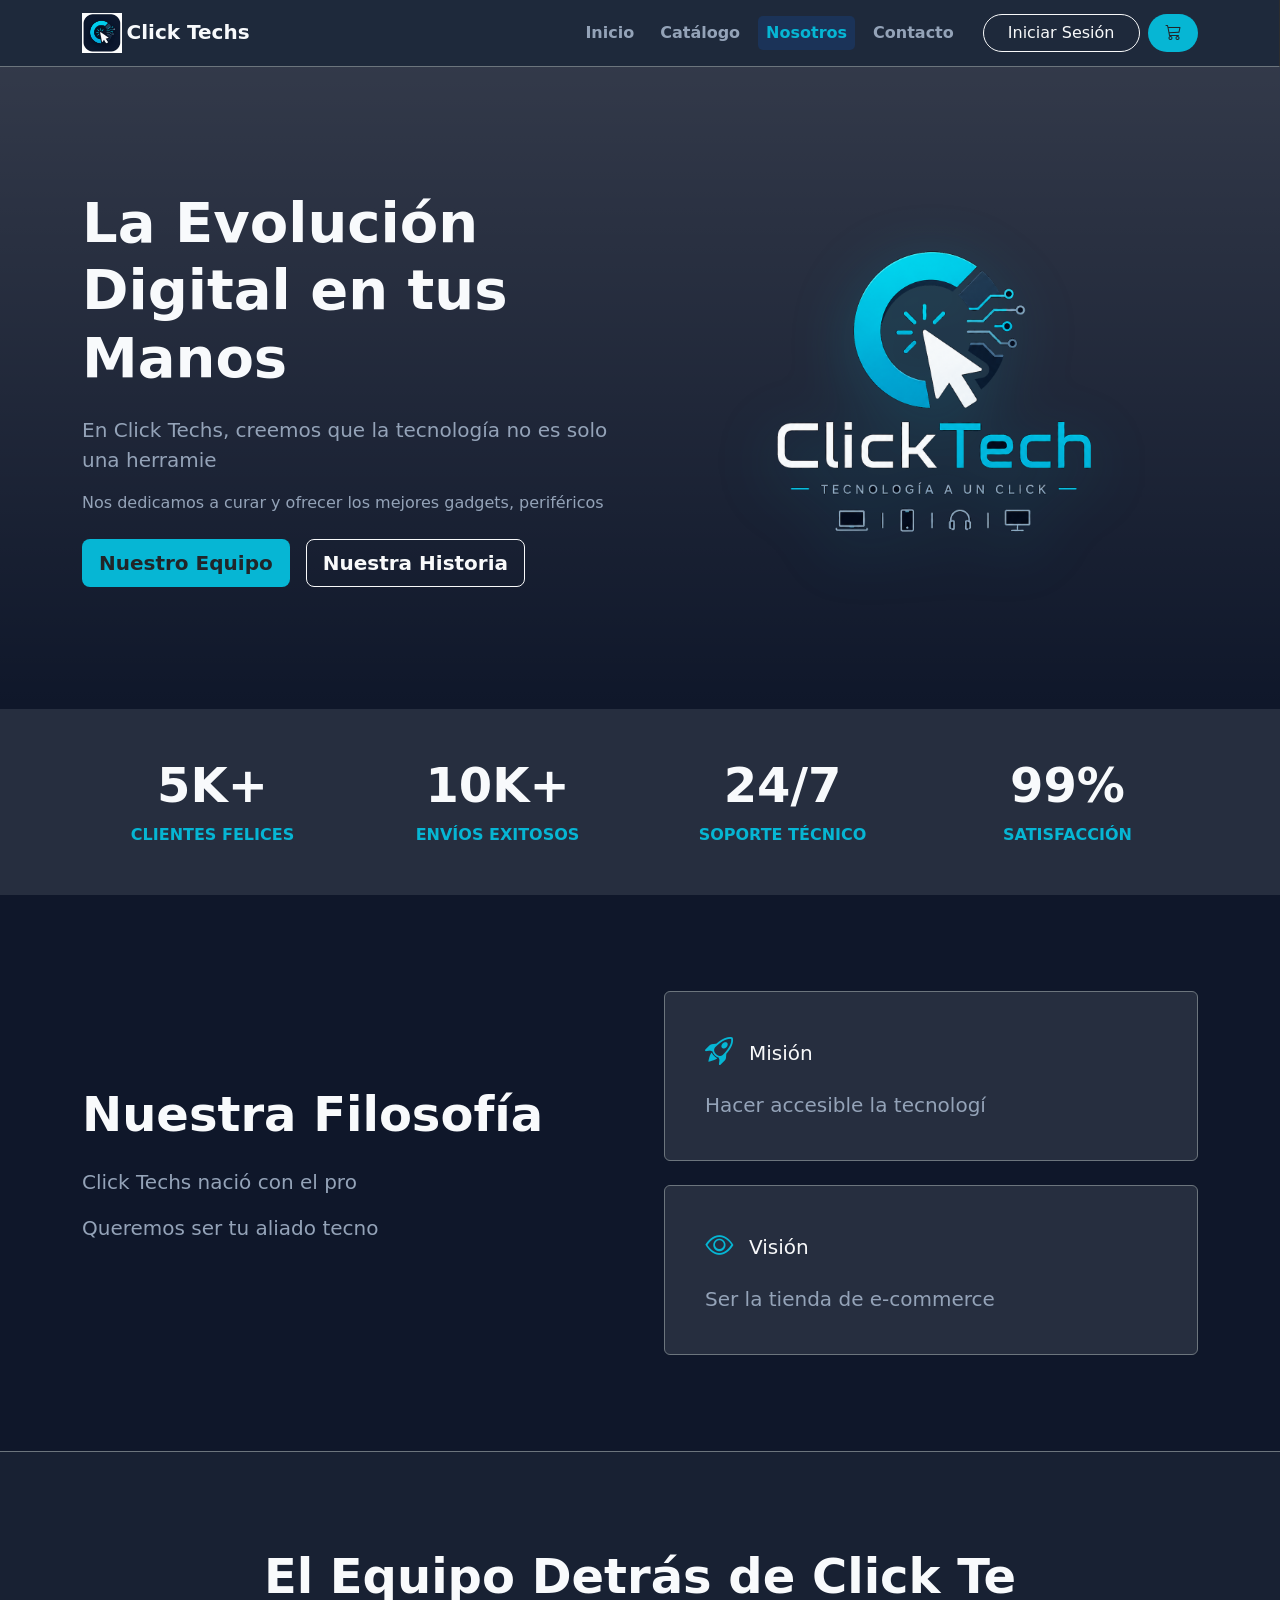
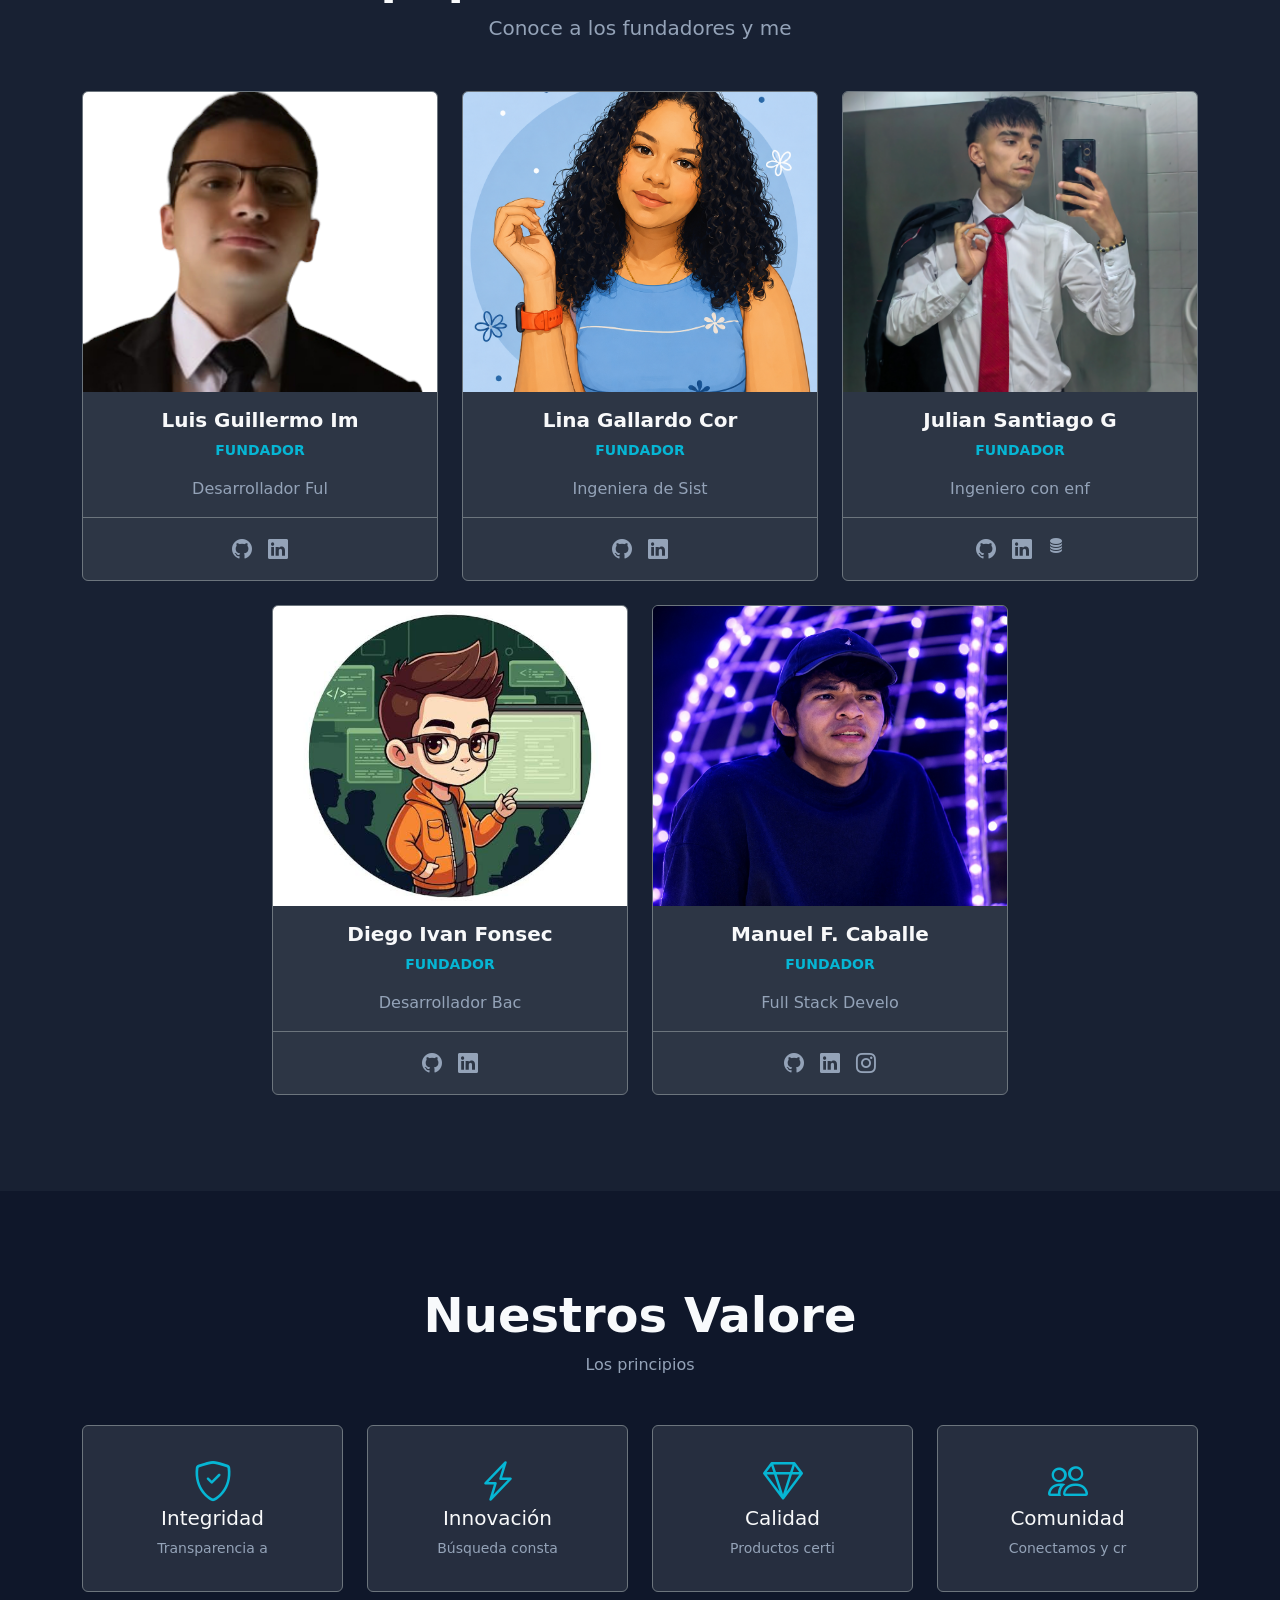
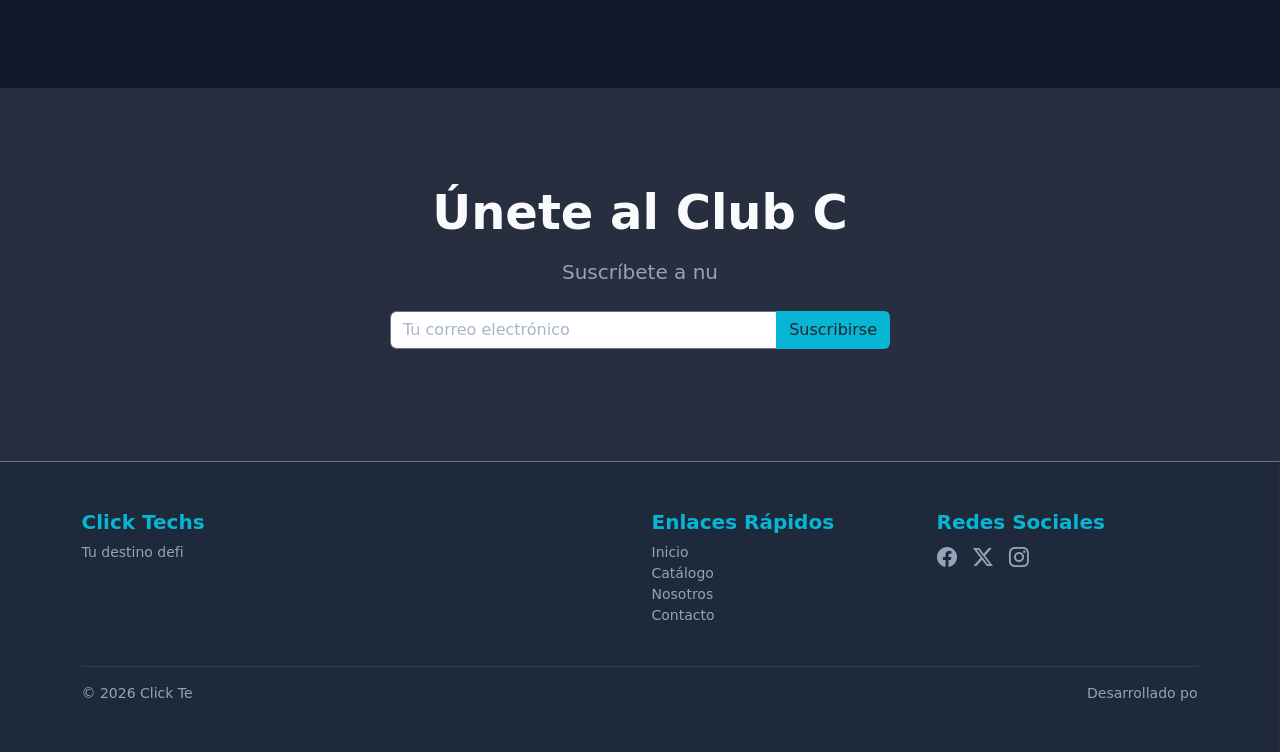
<file: html/about/index.html>
<!DOCTYPE html>
<html lang="es">
<head>
  <meta charset="UTF-8">
  <meta name="viewport" content="width=device-width, initial-scale=1.0">
  <title>Nosotros | Click Techs</title>
  

  <link href="https://cdn.jsdelivr.net/npm/bootstrap@5.3.3/dist/css/bootstrap.min.css" rel="stylesheet">
  
  <link href="https://cdn.jsdelivr.net/npm/bootstrap-icons@1.11.3/font/bootstrap-icons.min.css" rel="stylesheet">

  <link rel="stylesheet" href="../../css/styles.css">
  <link rel="icon" type="image/x-icon" href="../../img/icon/icono.ico">
</head>
<body class="d-flex flex-column min-vh-100">

  <nav class="navbar navbar-custom navbar-expand-lg border-bottom border-secondary sticky-top">
    <div class="container">
      <a class="navbar-brand fw-bold text-color-principal" href="../home/index.html">
        <img src="../../img/icono.png" alt="icono_sin_fondo" class="nav_icon">Click Techs
      </a>
      <button class="navbar-toggler bg-resaltar text-color-secundario" type="button" data-bs-toggle="collapse" data-bs-target="#navbarNav" aria-controls="navbarNav" aria-expanded="false" aria-label="Toggle navigation">
        <i class="bi bi-list text-white fs-1"></i>
        <!-- <span class="navbar-toggler-icon"></span> -->
      </button>
      <div class="collapse navbar-collapse" id="navbarNav">
        <ul class="navbar-nav ms-auto mb-2 mb-lg-0">
          <li class="nav-item">
            <a class="nav-link fw-bold " href="../home/index.html">Inicio</a>
          </li>
          <li class="nav-item">
            <a class="nav-link fw-bold " href="../catalogo/index.html">Catálogo</a>
          </li>
          <li class="nav-item">
            <a class="nav-link fw-bold  active" aria-current="page" href="../about/index.html">Nosotros</a>
          </li>
          <li class="nav-item">
            <a class="nav-link fw-bold " href="../contact/index.html">Contacto</a>
          </li>
        </ul>
        <div class="d-flex ms-lg-3 align-items-end">
          <div>
            <span style="font-size:12px;" id="nombreUsuario"></span>
            <div>
              <a href="../login/index.html" id="inicioSesion" class="btn btn-outline-light rounded-pill px-4 me-2">Iniciar Sesión</a>
            </div>      
          </div>     
            <a href="#" class="btn bg-resaltar fw-bold rounded-pill px-3 position-relative" onclick="abrirCarrito(); return false;" aria-label="Carrito de compras" title="Carrito"><i class="bi bi-cart3"></i><span class="badge-carrito position-absolute top-0 start-100 translate-middle badge rounded-pill bg-danger d-none">0</span></a>
      </div>
    </div>
  </nav>
  <section class="py-5 bg-secundario bg-gradient">
    <div class="container my-5">
      <div class="row align-items-center g-5">
        <div class="col-lg-6">
          <h1 class="display-4 fw-bold mb-4">La Evolución Digital en tus Manos</h1>
          <p class="lead text-color-alternativo">En Click Techs, creemos que la tecnología no es solo una herramienta, sino una forma de impulsar tu potencial al máximo.</p>
          <p class="text-color-alternativo">Nos dedicamos a curar y ofrecer los mejores gadgets, periféricos y hardware de alto rendimiento para que cada clic cuente.</p>
          <div class="d-flex gap-3 mt-4">
            <a href="#equipo" class="btn bg-resaltar btn-lg fw-semibold">Nuestro Equipo</a>
            <a href="#historia" class="btn btn-outline-light btn-lg fw-semibold">Nuestra Historia</a>
          </div>
        </div>
        <div class="col-lg-6 text-center">
          <img src="../../img/logo1_sin_fondo.png" alt="Click Techs Banner" class="img-fluid" style="max-height: 450px; filter: drop-shadow(0 15px 30px rgba(6, 182, 212, 0.25));">
        </div>
      </div>
    </div>
  </section>
  <section class="py-5 bg-secondary bg-opacity-25 border-y border-secondary">
    <div class="container">
      <div class="row g-4 text-center">
        <div class="col-6 col-md-3">
          <h2 class="fw-bold display-5">5K+</h2>
          <p class="text-color-resaltar fw-semibold text-uppercase mb-0">Clientes Felices</p>
        </div>
        <div class="col-6 col-md-3">
          <h2 class="fw-bold display-5">10K+</h2>
          <p class="text-color-resaltar fw-semibold text-uppercase mb-0">Envíos Exitosos</p>
        </div>
        <div class="col-6 col-md-3">
          <h2 class="fw-bold display-5">24/7</h2>
          <p class="text-color-resaltar fw-semibold text-uppercase mb-0">Soporte Técnico</p>
        </div>
        <div class="col-6 col-md-3">
          <h2 class="fw-bold display-5">99%</h2>
          <p class="text-color-resaltar fw-semibold text-uppercase mb-0">Satisfacción</p>
        </div>
      </div>
    </div>
  </section>
  <section id="historia" class="py-5">
    <div class="container my-5">
      <div class="row g-5 align-items-center">
        <div class="col-lg-6">
          <h2 class="display-5 fw-bold mb-4">Nuestra Filosofía</h2>
          <p class="text-color-alternativo fs-5">Click Techs nació con el propósito de simplificar la búsqueda de gadgets y periféricos de alto nivel. Analizamos, testeamos y seleccionamos cada uno de los productos de nuestro catálogo para asegurar que cumplan con los estándares que un verdadero entusiasta de la tecnología merece.</p>
          <p class="text-color-alternativo fs-5">Queremos ser tu aliado tecnológico número uno, trayéndote las innovaciones más recientes directamente a tu puerta.</p>
        </div>
        <div class="col-lg-6">
          <div class="row g-4">
            <div class="col-12">
              <div class="card bg-secondary bg-opacity-25 text-light border-secondary p-4">
                <div class="card-body">
                  <div class="d-flex align-items-center mb-3">
                    <i class="bi bi-rocket-takeoff text-color-resaltar fs-3 me-3"></i>
                    <h3 class="card-title h5 mb-0">Misión</h3>
                  </div>
                  <p class="card-text text-color-alternativo fs-5">Hacer accesible la tecnología más avanzada y de alto rendimiento a todos los creadores, entusiastas y profesionales del entorno digital, garantizando calidad excepcional.</p>
                </div>
              </div>
            </div>
            <div class="col-12">
              <div class="card bg-secondary bg-opacity-25 text-light border-secondary p-4">
                <div class="card-body">
                  <div class="d-flex align-items-center mb-3">
                    <i class="bi bi-eye text-color-resaltar fs-3 me-3"></i>
                    <h3 class="card-title h5 mb-0">Visión</h3>
                  </div>
                  <p class="card-text text-color-alternativo fs-5">Ser la tienda de e-commerce tecnológica líder en innovación, reconocida por nuestra curaduría de productos premium y un excelente servicio al cliente.</p>
                </div>
              </div>
            </div>
          </div>
        </div>
      </div>
    </div>
  </section>
  <section id="equipo" class="py-5 bg-secondary bg-opacity-10 border-top border-secondary">
    <div class="container my-5">
      <div class="text-center mb-5">
        <h2 class="display-5 fw-bold">El Equipo Detrás de Click Techs</h2>
        <p class="text-color-alternativo fs-5">Conoce a los fundadores y mentes creativas del proyecto.</p>
      </div>

      <div class="row g-4 justify-content-center">
        <div class="col-md-4">
          <div class="card bg-secondary bg-opacity-25 text-light border-secondary h-100 text-center">
            <img src="../../img/luis.png" alt="Luis Guillermo Imbachi" class="card-img-top img-fluid" style="height: 300px; object-fit: cover;">
            <div class="card-body">
              <h3 class="card-title h5 fw-bold">Luis Guillermo Imbachi</h3>
              <p class="card-text text-color-resaltar text-uppercase small fw-semibold">FUNDADOR</p>
              <p class="card-text text-color-alternativo">Desarrollador Full Stack apasionado por el hardware de alto rendimiento y la creación de experiencias web fluidas y optimizadas.</p>
            </div>
            <div class="card-footer border-secondary bg-transparent py-3">
              <div class="d-flex justify-content-center gap-3">
                <a target="_blank" href="https://github.com/Luis2612" class="text-color-alternativo"><i class="bi bi-github fs-5"></i></a>
                <a target="_blank" href="https://www.linkedin.com/in/luis-imbachi" class="text-color-alternativo"><i class="bi bi-linkedin fs-5"></i></a>
              </div>
            </div>
          </div>
        </div>
        <div class="col-md-4">
          <div class="card bg-secondary bg-opacity-25 text-light border-secondary h-100 text-center">
            <img src="../../img/lina-gallardo-img.png" alt="Lina Gallardo Desarrolladora" class="card-img-top img-fluid" style="height: 300px; object-fit: cover;">
            <div class="card-body">
              <h3 class="card-title h5 fw-bold">Lina Gallardo Corrales</h3>
              <p class="card-text text-color-resaltar text-uppercase small fw-semibold">FUNDADOR</p>
              <p class="card-text text-color-alternativo">Ingeniera de Sistemas especializada en desarrollo Backend, apasionada por crear soluciones que generen impacto.</p>
            </div>
            <div class="card-footer border-secondary bg-transparent py-3">
              <div class="d-flex justify-content-center gap-3">
                <a target="_blank" href="https://github.com/linamgallardoc3-spec" class="text-color-alternativo"><i class="bi bi-github fs-5"></i></a>
                <a target="_blank" href="https://www.linkedin.com/in/lina-maria-gallardo-corrales-ing-sistemas/" class="text-color-alternativo"><i class="bi bi-linkedin fs-5"></i></a>
              </div>
            </div>
          </div>
        </div>
        <div class="col-md-4 justify-content-center">
            <div
              class="card bg-secondary bg-opacity-25 text-light border-secondary h-100 text-center"
            >
              <img
                src="../../img/julinene.jpg"
                alt="Julian Santiago Gonzalez Malpica"
                class="card-img-top img-fluid"
                style="height: 300px; object-fit: cover"
              />
              <div class="card-body">
                <h3 class="card-title h5 fw-bold">
                  Julian Santiago Gonzalez Malpica
                </h3>
                <p
                  class="card-text text-color-resaltar text-uppercase small fw-semibold"
                >
                  FUNDADOR
                </p>
                <p class="card-text text-color-alternativo">
                  Ingeniero con enfasis en ciencias de Computacion.
                </p>
              </div>

              <div class="card-footer border-secondary bg-transparent py-3">
                <div class="d-flex justify-content-center gap-3">
                  <a
                    target="_blank" href="https://github.com/julian-up"
                    class="text-color-alternativo"
                    target="_blank"
                    ><i class="bi bi-github fs-5"></i
                  ></a>
                  <a
                    target="_blank" href="https://www.linkedin.com/in/julian-santiago-gonzalez-malpica-99852b300/"
                    class="text-color-alternativo"
                    target="_blank"
                    ><i class="bi bi-linkedin fs-5"></i
                  ></a>
                  <a
                    target="_blank" href="https://rpubs.com/JulianMalpica"
                    class="text-color-alternativo"
                    target="_blank"
                    ><i class="bi bi-database-fill"></i
                  ></a>
                </div>
              </div>
            </div>
          </div>
        <div class="col-md-4">
          <div class="card bg-secondary bg-opacity-25 text-light border-secondary h-100 text-center">
            <img src="../../img/diego-fonseca.jpg" alt="Diego Ivan Fonseca Conde" class="card-img-top img-fluid" style="height: 300px; object-fit: cover;">
            <div class="card-body">
              <h3 class="card-title h5 fw-bold">Diego Ivan Fonseca Conde</h3>
              <p class="card-text text-color-resaltar text-uppercase small fw-semibold">FUNDADOR</p>
              <p class="card-text text-color-alternativo">Desarrollador Backend Java especializado en software de alta calidad con sólida base en Python y tecnologías web. Destaco por mi enfoque colaborativo, comunicación efectiva y orientación a resultados.</p>
            </div>
            <div class="card-footer border-secondary bg-transparent py-3">
              <div class="d-flex justify-content-center gap-3">
                <a target="_blank" href="https://difctechnology.github.io/diego-fonseca-portafolio/" class="text-color-alternativo"><i class="bi bi-github fs-5"></i></a>
                <a target="_blank" href="https://www.linkedin.com/in/diego-fonseca-backend-developer" class="text-color-alternativo"><i class="bi bi-linkedin fs-5"></i></a>
              </div>
            </div>
          </div>
        </div>
        <div class="col-md-4">
          <div class="card bg-secondary bg-opacity-25 text-light border-secondary h-100 text-center">
            <img src="../../img/ManuelFr.jpeg" alt="Manuel Caballero Escobar" class="card-img-top img-fluid" style="height: 300px; object-fit: cover;">
            <div class="card-body">
              <h3 class="card-title h5 fw-bold">Manuel F. Caballero Escobar</h3>
              <p class="card-text text-color-resaltar text-uppercase small fw-semibold">FUNDADOR</p>
              <p class="card-text text-color-alternativo">Full Stack Developer apasionado por construir productos completos, desde la base de datos hasta el último pixel en pantalla. Me gusta resolver problemas y aprender tecnologías nuevas.</p>
            </div>
            <div class="card-footer border-secondary bg-transparent py-3">
              <div class="d-flex justify-content-center gap-3">
                <a target="_blank" href="https://github.com/manuelcaballero-dev" class="text-color-alternativo"><i class="bi bi-github fs-5"></i></a>
                <a target="_blank" href="https://www.linkedin.com/in/manuel-caballero-fullstack-developer/" class="text-color-alternativo"><i class="bi bi-linkedin fs-5"></i></a>
                <a target="_blank" href="https://www.instagram.com/manuelcaballero_autor" class="text-color-alternativo"><i class="bi bi-instagram fs-5"></i></a>
              </div>
            </div>
          </div>
        </div>
      </div>
    </div>
  </section>
  <section class="py-5">
    <div class="container my-5">
      <div class="text-center mb-5">
        <h2 class="display-5 fw-bold">Nuestros Valores</h2>
        <p class="text-color-alternativo">Los principios que guían cada uno de nuestros envíos y decisiones.</p>
      </div>
      <div class="row g-4">
        <div class="col-md-3 col-sm-6">
          <div class="card bg-secondary bg-opacity-25 text-light border-secondary text-center p-3 h-100">
            <div class="card-body">
              <i class="bi bi-shield-check text-color-resaltar display-6 mb-3"></i>
              <h4 class="card-title h5">Integridad</h4>
              <p class="card-text text-color-alternativo small">Transparencia absoluta en descripciones, stock y transacciones.</p>
            </div>
          </div>
        </div>
        <div class="col-md-3 col-sm-6">
          <div class="card bg-secondary bg-opacity-25 text-light border-secondary text-center p-3 h-100">
            <div class="card-body">
              <i class="bi bi-lightning-charge text-color-resaltar display-6 mb-3"></i>
              <h4 class="card-title h5">Innovación</h4>
              <p class="card-text text-color-alternativo small">Búsqueda constante de las últimas tendencias mundiales.</p>
            </div>
          </div>
        </div>
        <div class="col-md-3 col-sm-6">
          <div class="card bg-secondary bg-opacity-25 text-light border-secondary text-center p-3 h-100">
            <div class="card-body">
              <i class="bi bi-gem text-color-resaltar display-6 mb-3"></i>
              <h4 class="card-title h5">Calidad</h4>
              <p class="card-text text-color-alternativo small">Productos certificados con rendimiento garantizado.</p>
            </div>
          </div>
        </div>
        <div class="col-md-3 col-sm-6">
          <div class="card bg-secondary bg-opacity-25 text-light border-secondary text-center p-3 h-100">
            <div class="card-body">
              <i class="bi bi-people text-color-resaltar display-6 mb-3"></i>
              <h4 class="card-title h5">Comunidad</h4>
              <p class="card-text text-color-alternativo small">Conectamos y crecemos escuchando a nuestros usuarios.</p>
            </div>
          </div>
        </div>
      </div>
    </div>
  </section>
  <section id="contacto" class="py-5 bg-secondary bg-opacity-25">
    <div class="container my-5 text-center">
      <div class="row justify-content-center">
        <div class="col-lg-8">
          <h2 class="display-5 fw-bold mb-3">Únete al Club Click Techs</h2>
          <p class="lead text-color-alternativo mb-4">Suscríbete a nuestro boletín para recibir noticias sobre lanzamientos y promociones exclusivas.</p>
          <div class="input-group mb-3 mx-auto" style="max-width: 500px;">
            <input type="email" class="form-control bg-ternary border-secondary" placeholder="Tu correo electrónico" aria-label="Tu correo electrónico">
            <button class="btn bg-resaltar" type="button">Suscribirse</button>
          </div>
        </div>
      </div>
    </div>
  </section>
  <footer class="footer footer-custom text-color-alternativo py-5 border-top border-secondary mt-auto">
    <div class="container">
      <div class="row g-4 mb-4">
        <div class="col-md-6">
          <h5 class="text-color-resaltar fw-bold">Click Techs</h5>
          <p class="small text-color-alternativo">Tu destino definitivo para periféricos y gadgets de alto rendimiento. Diseñado para potenciar tu vida digital.</p>
        </div>
        <div class="col-md-3">
          <h5 class="text-color-resaltar fw-bold">Enlaces Rápidos</h5>
          <ul class="list-unstyled small">
            <li><a href="../home/index.html" class="text-color-alternativo text-decoration-none">Inicio</a></li>
            <li><a href="../catalogo/index.html" class="text-color-alternativo text-decoration-none">Catálogo</a></li>
            <li><a href="../about/index.html" class="text-color-alternativo text-decoration-none">Nosotros</a></li>
            <li><a href="../contact/index.html" class="text-color-alternativo text-decoration-none">Contacto</a></li>
          </ul>
        </div>
        <div class="col-md-3">
          <h5 class="text-color-resaltar fw-bold">Redes Sociales</h5>
          <div class="d-flex gap-3 mt-2">
            <a href="#" class="text-color-alternativo"><i class="bi bi-facebook fs-5"></i></a>
            <a href="#" class="text-color-alternativo"><i class="bi bi-twitter-x fs-5"></i></a>
            <a href="#" class="text-color-alternativo"><i class="bi bi-instagram fs-5"></i></a>
          </div>
        </div>
      </div>
      <hr class="border-secondary">
      <div class="row align-items-center">
        <div class="col-md-6 text-center text-md-start">
          <p class="small mb-0">&copy; 2026 Click Techs. Todos los derechos reservados.</p>
        </div>
        <div class="col-md-6 text-center text-md-end">
          <p class="small mb-0">Desarrollado por Luis Guillermo Imbachi Peña, Lina Gallardo Corrales, Julian Santiago Gonzalez Malpica, Diego Ivan Fonseca Conde y Manuel F. Caballero Escobar</p>
        </div>
      </div>
    </div>
  </footer>
  <script src="https://cdn.jsdelivr.net/npm/bootstrap@5.3.3/dist/js/bootstrap.bundle.min.js"></script>
  <script src="../../js/config.js"></script>
  <script src="../../data/productos.js"></script>
  <script src="../../js/carrito.js"></script>
  <script src="../../js/script.js"></script>
  <script src="../../js/sesion.js"></script>

</body>
</html>
</file>
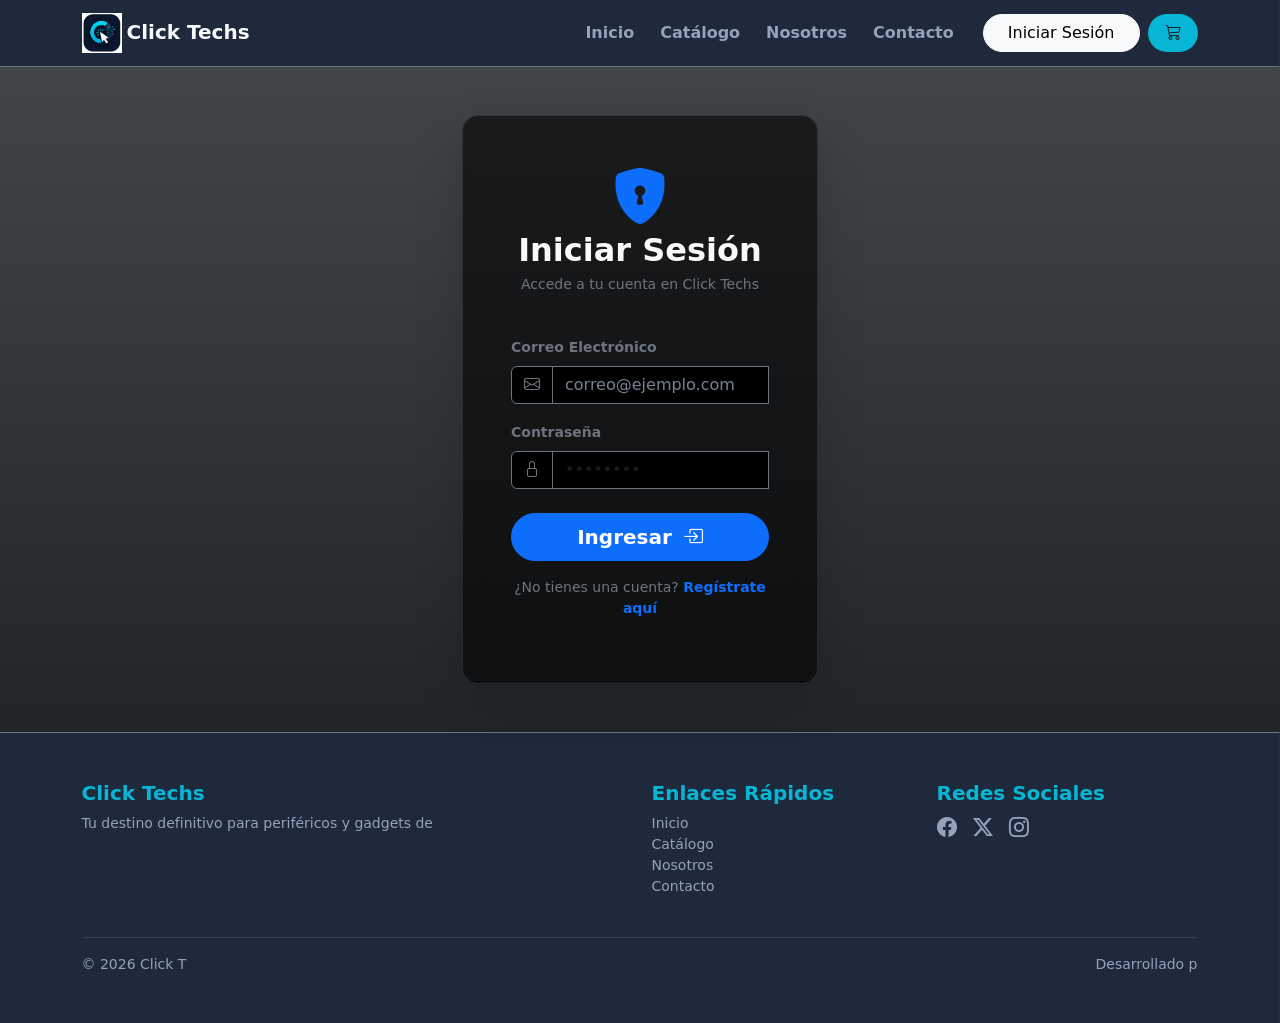
<file: html/admin/index.html>
<!DOCTYPE html>
<html lang="es">
<head>
  <meta charset="UTF-8">
  <meta name="viewport" content="width=device-width, initial-scale=1.0">
  <title>Dashboard Admin | Click Techs</title>
  <link href="https://cdn.jsdelivr.net/npm/bootstrap@5.3.3/dist/css/bootstrap.min.css" rel="stylesheet">
  <link href="https://cdn.jsdelivr.net/npm/bootstrap-icons@1.11.3/font/bootstrap-icons.min.css" rel="stylesheet">
  <link rel="stylesheet" href="../../css/styles.css">
  <link rel="stylesheet" href="../../css/admin.css">
  <link rel="icon" type="image/x-icon" href="../../img/icon/icono.ico">
</head>
<body class="">

  <div class="container-fluid">
    <div class="row">
      <nav class="col-lg-2 sidebar py-4 px-3">
        <div class="d-flex align-items-center mb-4 px-2">
          <img src="../../img/icono.png" alt="Click Techs" class="nav_icon me-2">
          <span class="fw-bold">Click Techs</span>
        </div>
        <hr class="border-secondary">
        <ul class="nav flex-column">
          <li class="nav-item">
            <a class="nav-link active" href="#">
              <i class="bi bi-grid-1x2 me-2"></i>Dashboard
            </a>
          </li>
          <li class="nav-item">
            <a class="nav-link" href="#" onclick="abrirAgregar()">
              <i class="bi bi-plus-square me-2"></i>Agregar Producto
            </a>
          </li>

        </ul>
        <hr class="border-secondary">
        <ul class="nav flex-column">
          <li class="nav-item">
            <a class="nav-link" href="../home/index.html">
              <i class="bi bi-house me-2"></i>Ir al Sitio
            </a>
          </li>
        </ul>
      </nav>
      <main class="col-lg-10 py-4 px-4">
        <div class="d-flex flex-wrap justify-content-between align-items-center mb-4">
          <div>
            <h1 class="h3 fw-bold mb-1">Panel de Administración</h1>
            <p class="text-color-alternativo mb-0">Gestión de productos del catálogo</p>
          </div>
          <button class="fw-semibold btn btn-info rounded-pill px-4 text-color-principal" onclick="abrirAgregar()">
            <i class="bi bi-plus-lg me-2"></i>Nuevo Producto
          </button>
        </div>
        <div class="row g-3 mb-4">
          <div class="col-sm-6 col-xl-3">
            <div class="stat-card p-3">
              <div class="d-flex justify-content-between align-items-center">
                <div>
                  <p class="text-color-alternativo small mb-1 text-uppercase">Total Productos</p>
                  <h3 class="fw-bold mb-0 text-color-resaltar" id="contadorProductos">0</h3>
                </div>
                <div class="bg-primary bg-opacity-10 text-primary rounded-3 p-3">
                  <i class="bi bi-box-seam fs-4"></i>
                </div>
              </div>
            </div>
          </div>
          <div class="col-sm-6 col-xl-3">
            <div class="stat-card p-3">
              <div class="d-flex justify-content-between align-items-center">
                <div>
                  <p class="text-color-alternativo small mb-1 text-uppercase">Categorías</p>
                  <h3 class="fw-bold mb-0 text-color-resaltar" id="contadorCategorias">0</h3>
                </div>
                <div class="bg-info bg-opacity-10 text-info rounded-3 p-3">
                  <i class="bi bi-tags fs-4"></i>
                </div>
              </div>
            </div>
          </div>
          <div class="col-sm-6 col-xl-3">
            <div class="stat-card p-3">
              <div class="d-flex justify-content-between align-items-center">
                <div>
                  <p class="text-color-alternativo small mb-1 text-uppercase">Stock Total</p>
                  <h3 class="fw-bold mb-0 text-color-resaltar" id="contadorStock">0</h3>
                </div>
                <div class="bg-success bg-opacity-10 text-success rounded-3 p-3">
                  <i class="bi bi-archive fs-4"></i>
                </div>
              </div>
            </div>
          </div>
          <div class="col-sm-6 col-xl-3">
            <div class="stat-card p-3">
              <div class="d-flex justify-content-between align-items-center">
                <div>
                  <p class="text-color-alternativo small mb-1 text-uppercase">Stock Bajo</p>
                  <h3 class="fw-bold mb-0 text-color-resaltar" id="contadorStockBajo">0</h3>
                </div>
                <div class="bg-warning bg-opacity-10 text-warning rounded-3 p-3">
                  <i class="bi bi-exclamation-triangle fs-4"></i>
                </div>
              </div>
            </div>
          </div>
        </div>
        <div class="card bg-transparent border border-secondary rounded-3 mb-4">
          <div class="card-body py-2">
            <div class="input-group">
              <span class="input-group-text bg-transparent border-0 text-color-alternativo">
                <i class="bi bi-search"></i>
              </span>
              <input type="text" id="inputBuscar" class="form-control bg-transparent border-0 text-light shadow-none"
                     placeholder="Buscar por nombre, categoría o descripción...">
            </div>
          </div>
        </div>
        <div class="card bg-transparent rounded-3">
          <div class="card-body p-0">
            <div class="table-responsive rounded-3">
              <table class="table table-dark-custom text-light mb-0 align-middle">
                <thead>
                  <tr>
                    <th style="width: 60px;">Img</th>
                    <th>Producto</th>
                    <th>Categoría</th>
                    <th>Precio</th>
                    <th>Stock</th>
                    <th style="width: 100px;">Acciones</th>
                  </tr>
                </thead>
                <tbody id="tablaProductos">
                </tbody>
              </table>
            </div>
          </div>
        </div>
      </main>
    </div>
  </div>
  <div class="modal fade" id="modalProducto" tabindex="-1">
    <div class="modal-dialog modal-dialog-centered modal-lg">
      <div class="modal-content rounded-4">
        <div class="modal-header border-secondary">
          <h5 class="modal-title fw-bold text-color-principal" id="modalTitulo">Agregar Producto</h5>
          <button type="button" class="btn-close btn-close-white" data-bs-dismiss="modal"></button>
        </div>
        <div class="modal-body">
          <form id="formProducto" class="needs-validation" autocomplete="off" novalidate>
            <div class="row g-3">
              <div class="col-md-8">
                <label for="inputNombre" class="form-label small fw-semibold text-color-alternativo">Nombre del Producto</label>
                <input type="text" class="form-control bg-secundario text-light border-secondary" id="inputNombre"
                       placeholder="Ej. Teclado Mecánico RGB" required>
                <div class="invalid-feedback">El nombre es obligatorio.</div>
              </div>
              <div class="col-md-4">
                <label for="inputCategoria" class="form-label small fw-semibold text-color-alternativo">Categoría</label>
                <select class="form-select bg-secundario text-light border-secondary" id="inputCategoria" required>
                  <option value="" disabled selected>Seleccionar...</option>
                  <option value="Teclados">Teclados</option>
                  <option value="Mouses">Mouses</option>
                  <option value="Monitores">Monitores</option>
                  <option value="Audio">Audio</option>
                  <option value="Accesorios">Accesorios</option>
                  <option value="Componentes">Componentes</option>
                  <option value="Almacenamiento">Almacenamiento</option>
                  <option value="Redes">Redes</option>
                </select>
                <div class="invalid-feedback">Selecciona una categoría.</div>
              </div>
              <div class="col-12">
                <label for="inputDescripcion" class="form-label small fw-semibold text-color-alternativo">Descripción</label>
                <textarea class="form-control bg-secundario text-light border-secondary" id="inputDescripcion" rows="3"
                          placeholder="Describe el producto..." required></textarea>
                <div class="invalid-feedback">La descripción es obligatoria.</div>
              </div>
              <div class="col-md-4">
                <label for="inputPrecio" class="form-label small fw-semibold text-color-alternativo">Precio (COP)</label>
                <div class="input-group">
                  <span class="input-group-text bg-secundario text-color-alternativo border-secondary">$</span>
                  <input type="number" class="form-control bg-secundario text-light border-secondary" id="inputPrecio"
                         placeholder="289900" min="0" required>
                  <div class="invalid-feedback">Ingresa un precio válido.</div>
                </div>
              </div>
              <div class="col-md-4">
                <label for="inputStock" class="form-label small fw-semibold text-color-alternativo">Stock</label>
                <input type="number" class="form-control bg-secundario text-light border-secondary" id="inputStock"
                       placeholder="25" min="0" required>
                <div class="invalid-feedback">Ingresa el stock.</div>
              </div>
              <div class="col-md-4">
                <label for="inputImagen" class="form-label small fw-semibold text-color-alternativo">Imagen del Producto</label>
                <input type="file" class="form-control bg-secundario text-light border-secondary" id="inputImagen"
                       accept="image/*" onchange="previsualizarImagen(event)">
                <small class="text-color-alternativo">Máx. 2MB (JPG, PNG, WebP)</small>
                <div id="previewContainer" class="mt-2 d-none position-relative d-inline-block">
                  <img id="previewImagen" src="" alt="Preview" class="rounded border border-secondary" 
                       style="width: 80px; height: 80px; object-fit: cover;">
                  <button type="button" class="btn btn-sm btn-danger position-absolute top-0 start-100 translate-middle rounded-circle p-0"
                          style="width: 22px; height: 22px; font-size: 10px;" onclick="quitarImagen()">
                    <i class="bi bi-x"></i>
                  </button>
                </div>
              </div>
            </div>
          </form>
        </div>
        <div class="modal-footer border-secondary">
          <button type="button" class="fw-bold btn btn-outline-secondary rounded-pill px-4" data-bs-dismiss="modal">Cancelar</button>
          <button type="button" class="fw-bold btn btn-info rounded-pill px-4" id="btnGuardar" onclick="guardarDesdeFormulario()">
            <i class="bi bi-plus-circle me-2"></i>Agregar
          </button>
        </div>
      </div>
    </div>
  </div>
  <div class="modal fade" id="modalEliminar" tabindex="-1">
    <div class="modal-dialog modal-dialog-centered modal-sm">
      <div class="modal-content rounded-4 text-center">
        <div class="modal-body py-4">
          <i class="bi bi-exclamation-triangle text-danger display-3 mb-3 d-block"></i>
          <h5 class="fw-bold mb-2">¿Eliminar producto?</h5>
          <p class="text-color-alternativo mb-0">Se eliminará <strong class="text-light" id="nombreProductoEliminar"></strong> de forma permanente.</p>
        </div>
        <div class="modal-footer border-secondary justify-content-center">
          <button type="button" class="btn btn-outline-secondary rounded-pill px-4" data-bs-dismiss="modal">Cancelar</button>
          <button type="button" class="btn btn-danger rounded-pill px-4" onclick="ejecutarEliminar()">
            <i class="bi bi-trash3 me-2"></i>Eliminar
          </button>
        </div>
      </div>
    </div>
  </div>
  <div class="toast-container position-fixed bottom-0 end-0 p-3" id="toastContenedor"></div>

  <script src="https://cdn.jsdelivr.net/npm/bootstrap@5.3.3/dist/js/bootstrap.bundle.min.js"></script>
  <script src="../../js/config.js"></script>
  <script src="../../data/productos.js"></script>
  <script src="../../js/admin.js"></script>
  <script src="../../js/modal.js"></script>
  <script src="../../js/sesion.js"></script>

</body>
</html>
</file>
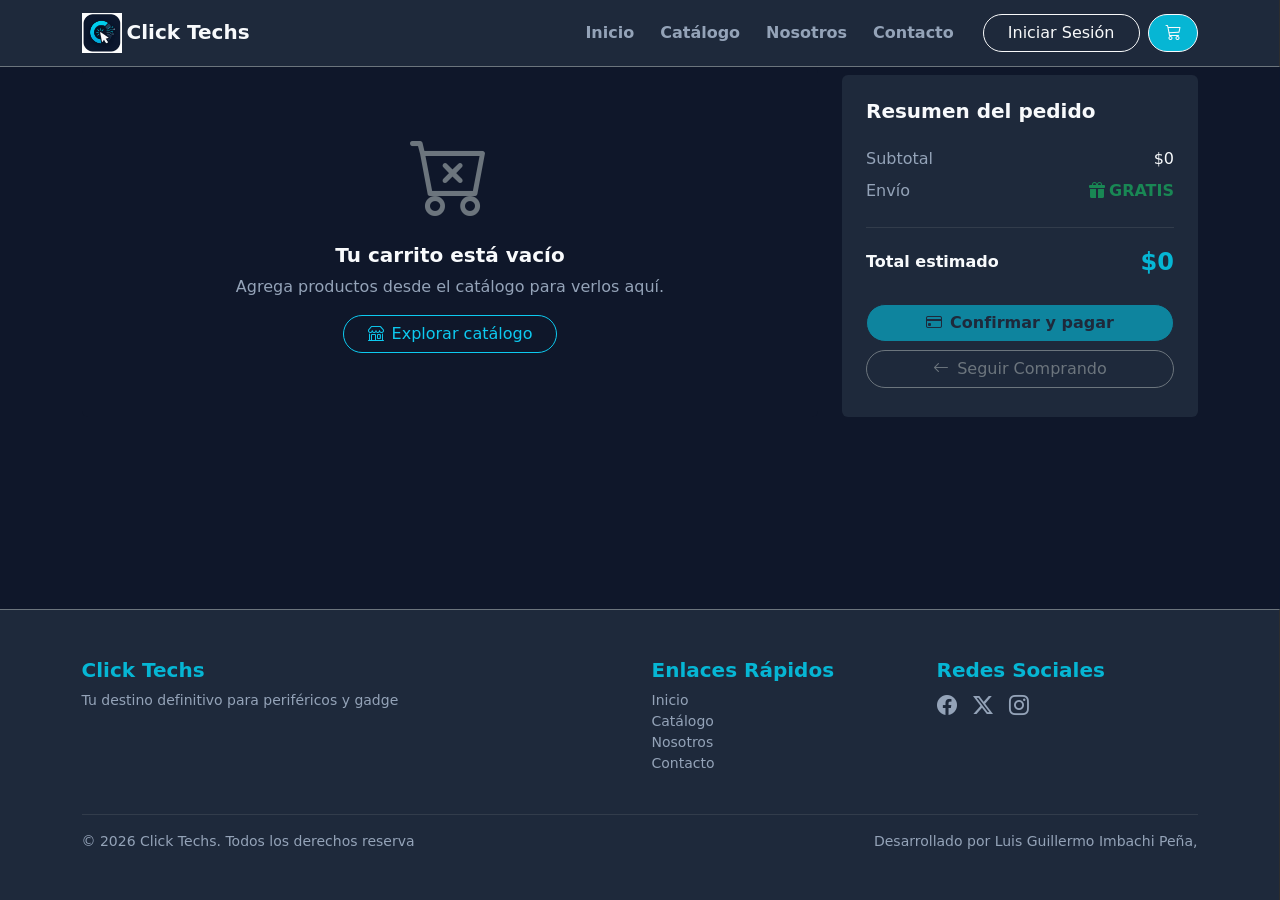
<file: html/carrito/index.html>
<!doctype html>
<html lang="es">
<head>
    <meta charset="UTF-8" />
    <meta name="viewport" content="width=device-width, initial-scale=1.0" />
    <title>Prducto | Click Techs</title>
    <link href="https://cdn.jsdelivr.net/npm/bootstrap@5.3.3/dist/css/bootstrap.min.css" rel="stylesheet" />
    <link href="https://cdn.jsdelivr.net/npm/bootstrap-icons@1.11.3/font/bootstrap-icons.min.css" rel="stylesheet" />
    <link rel="stylesheet" href="../../css/styles.css" />
    <link rel="icon" type="image/x-icon" href="../../img/icon/icono.ico" />
</head>
<body class="d-flex flex-column min-vh-100">
    <nav class="navbar navbar-custom navbar-expand-lg border-bottom border-secondary sticky-top">
        <div class="container">
            <a class="navbar-brand fw-bold text-color-principal" href="../home/index.html">
                <img src="../../img/icono.png" alt="icono_sin_fondo" class="nav_icon" />Click Techs
            </a>
            <button class="navbar-toggler bg-resaltar text-color-secundario" type="button" data-bs-toggle="collapse"
                data-bs-target="#navbarNav" aria-controls="navbarNav" aria-expanded="false"
                aria-label="Toggle navigation">
                <i class="bi bi-list text-white fs-1"></i>
            </button>
            <div class="collapse navbar-collapse" id="navbarNav">
                <ul class="navbar-nav ms-auto mb-2 mb-lg-0">
                    <li class="nav-item">
                        <a class="nav-link fw-bold" href="../home/index.html">Inicio</a>
                    </li>
                    <li class="nav-item">
                        <a class="nav-link fw-bold" href="../catalogo/index.html">Catálogo</a>
                    </li>
                    <li class="nav-item">
                        <a class="nav-link fw-bold" href="../about/index.html">Nosotros</a>
                    </li>
                    <li class="nav-item">
                        <a class="nav-link fw-bold" href="../contact/index.html">Contacto</a>
                    </li>
                </ul>
                <div class="d-flex ms-lg-3 align-items-end">
                    <div>
                        <span style="font-size:12px;" id="nombreUsuario"></span>
                        <div>
                            <a href="../login/index.html" id="inicioSesion" class="btn btn-outline-light rounded-pill px-4 me-2">Iniciar Sesión</a>
                        </div>   
                    </div>
                    <a href="#" class="btn bg-resaltar fw-bold rounded-pill px-3 position-relative active" aria-current="page" onclick="abrirCarrito(); return false;" aria-label="Carrito de compras" title="Carrito">
                        <i class="bi bi-cart3"></i>
                        <span class="badge-carrito position-absolute top-0 start-100 translate-middle badge rounded-pill bg-danger d-none">0</span>
                    </a>
                </div>
            </div>
        </div>
    </nav>
    <main class="container">
        <div class="row g-4 mb-5">
            <section class="col-12 col-lg-8">
                <div id="list-productos" class="card bg-secundario p-4 border-0 h-100">
                    
                </div>
            </section>

            <section class="col-12 col-lg-4 pt-2">
                <div id="resumen-compra" class="card bg-secundario-suave p-4 border-0 h-100 text-color-principal">
                    
                </div>
            </section>

        </div>
    </main>
    <footer class="footer footer-custom text-color-alternativo py-5 border-top border-secondary mt-auto">
        <div class="container">
            <div class="row g-4 mb-4">
                <div class="col-md-6">
                    <h5 class="text-color-resaltar fw-bold">Click Techs</h5>
                    <p class="small text-color-alternativo">
                        Tu destino definitivo para periféricos y gadgets de alto
                        rendimiento. Diseñado para potenciar tu vida digital.
                    </p>
                </div>
                <div class="col-md-3">
                    <h5 class="text-color-resaltar fw-bold">Enlaces Rápidos</h5>
                    <ul class="list-unstyled small">
                        <li>
                            <a href="../home/index.html" class="text-color-alternativo text-decoration-none">Inicio</a>
                        </li>
                        <li>
                            <a href="../catalogo/index.html"
                                class="text-color-alternativo text-decoration-none">Catálogo</a>
                        </li>
                        <li>
                            <a href="../about/index.html"
                                class="text-color-alternativo text-decoration-none">Nosotros</a>
                        </li>
                        <li>
                            <a href="../contact/index.html"
                                class="text-color-alternativo text-decoration-none">Contacto</a>
                        </li>
                    </ul>
                </div>
                <div class="col-md-3">
                    <h5 class="text-color-resaltar fw-bold">Redes Sociales</h5>
                    <div class="d-flex gap-3 mt-2">
                        <a href="#" class="text-color-alternativo"><i class="bi bi-facebook fs-5"></i></a>
                        <a href="#" class="text-color-alternativo"><i class="bi bi-twitter-x fs-5"></i></a>
                        <a href="#" class="text-color-alternativo"><i class="bi bi-instagram fs-5"></i></a>
                    </div>
                </div>
            </div>
            <hr class="border-secondary" />
            <div class="row align-items-center">
                <div class="col-md-6 text-center text-md-start">
                    <p class="small mb-0">
                        &copy; 2026 Click Techs. Todos los derechos reservados.
                    </p>
                </div>
                <div class="col-md-6 text-center text-md-end">
                    <p class="small mb-0">
                        Desarrollado por Luis Guillermo Imbachi Peña, Lina Gallardo
                        Corrales, Julian Santiago Gonzalez Malpica, Diego Ivan Fonseca
                        Conde y Manuel F. Caballero Escobar
                    </p>
                </div>
            </div>
        </div>
    </footer>

    <script src="https://cdn.jsdelivr.net/npm/bootstrap@5.3.3/dist/js/bootstrap.bundle.min.js"></script>
    <script src="../../js/config.js"></script>
    <script src="../../data/productos.js"></script>
    <script src="../../js/carrito.js"></script>
    <script src="../../js/script.js"></script>
    <script src="../../js/sesion.js"></script>

</body>

</html>
</file>
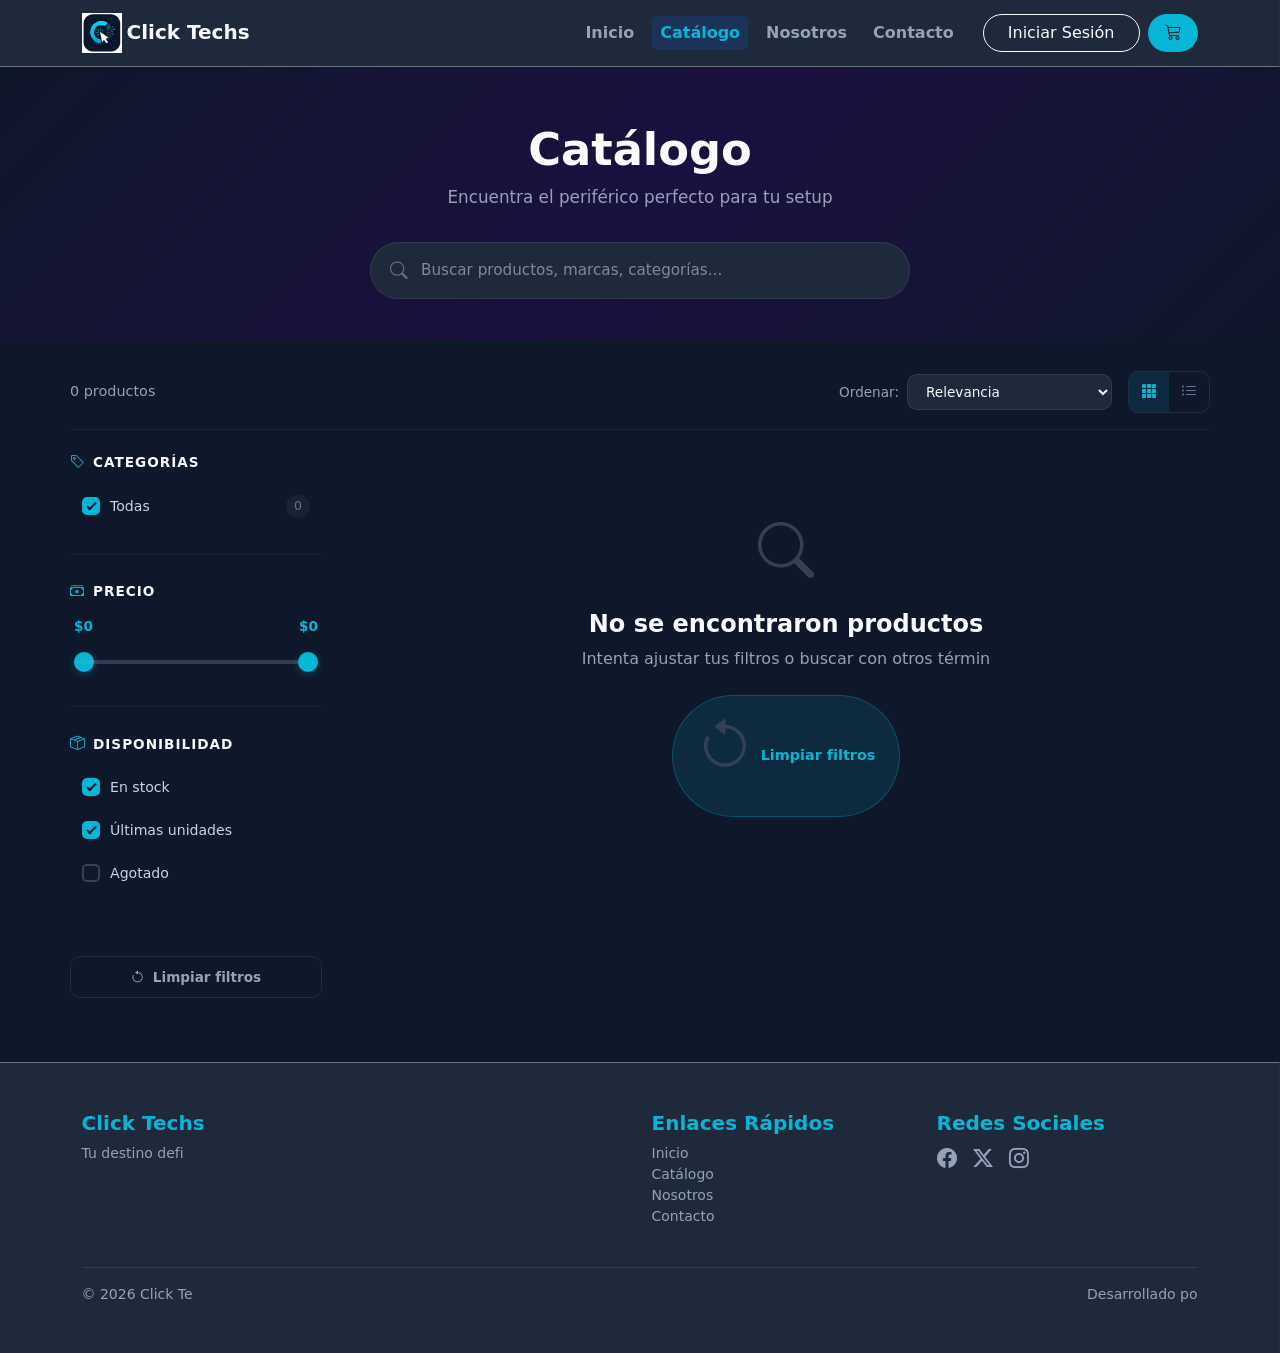
<file: html/catalogo/index.html>
<!DOCTYPE html>
<html lang="es">
<head>
  <meta charset="UTF-8">
  <meta name="viewport" content="width=device-width, initial-scale=1.0">
  <title>Catálogo | Click Techs</title>
  <link href="https://cdn.jsdelivr.net/npm/bootstrap@5.3.3/dist/css/bootstrap.min.css" rel="stylesheet">
  <link href="https://cdn.jsdelivr.net/npm/bootstrap-icons@1.11.3/font/bootstrap-icons.min.css" rel="stylesheet">
  <link rel="stylesheet" href="../../css/styles.css">
  <link rel="icon" type="image/x-icon" href="../../img/icon/icono.ico">
</head>
<body class="d-flex flex-column min-vh-100">

  <nav class="navbar navbar-custom navbar-expand-lg border-bottom border-secondary sticky-top">
    <div class="container">
      <a class="navbar-brand fw-bold text-color-principal" href="../home/index.html">
        <img src="../../img/icono.png" alt="icono_sin_fondo" class="nav_icon">Click Techs
      </a>
      <button class="navbar-toggler bg-resaltar text-color-secundario" type="button" data-bs-toggle="collapse" data-bs-target="#navbarNav" aria-controls="navbarNav" aria-expanded="false" aria-label="Toggle navigation">
        <i class="bi bi-list text-white fs-1"></i>
      </button>
      <div class="collapse navbar-collapse" id="navbarNav">
        <ul class="navbar-nav ms-auto mb-2 mb-lg-0">
          <li class="nav-item">
            <a class="nav-link fw-bold" href="../home/index.html">Inicio</a>
          </li>
          <li class="nav-item">
            <a class="nav-link fw-bold active" aria-current="page" href="#">Catálogo</a>
          </li>
          <li class="nav-item">
            <a class="nav-link fw-bold" href="../about/index.html">Nosotros</a>
          </li>
          <li class="nav-item">
            <a class="nav-link fw-bold" href="../contact/index.html">Contacto</a>
          </li>
        </ul>
        <div class="d-flex ms-lg-3 align-items-end">
          <div>
            <span style="font-size:12px;" id="nombreUsuario"></span>
            <div>
              <a href="../login/index.html" id="inicioSesion" class="btn btn-outline-light rounded-pill px-4 me-2">Iniciar Sesión</a>
            </div>   
          </div><a href="#" class="btn bg-resaltar fw-bold rounded-pill px-3 position-relative" onclick="abrirCarrito(); return false;" aria-label="Carrito de compras" title="Carrito"><i class="bi bi-cart3"></i><span class="badge-carrito position-absolute top-0 start-100 translate-middle badge rounded-pill bg-danger d-none">0</span></a>
        </div>
      </div>
    </div>
  </nav>

  <main>
    <section class="catalogo-hero">
      <div class="container">
        <div class="catalogo-hero-content">
          <h1 class="catalogo-hero-title">Catálogo</h1>
          <p class="catalogo-hero-sub">Encuentra el periférico perfecto para tu setup</p>
          <div class="catalogo-search-wrap">
            <i class="bi bi-search catalogo-search-icon"></i>
            <input type="text" id="buscadorProductos" class="catalogo-search-input" placeholder="Buscar productos, marcas, categorías...">
            <button class="catalogo-search-clear d-none" id="searchClear"><i class="bi bi-x-lg"></i></button>
          </div>
        </div>
      </div>
    </section>

    <section class="container catalogo-body">
      <div class="catalogo-toolbar">
        <div class="catalogo-toolbar-left">
          <button class="catalogo-filter-toggle" id="filterToggle">
            <i class="bi bi-funnel"></i> Filtros
          </button>
          <span class="catalogo-results-count" id="resultsCount"></span>
        </div>
        <div class="catalogo-toolbar-right">
          <div class="catalogo-sort-wrap">
            <label for="sortSelect" class="catalogo-sort-label">Ordenar:</label>
            <select id="sortSelect" class="catalogo-sort-select">
              <option value="default">Relevancia</option>
              <option value="price-asc">Precio: menor a mayor</option>
              <option value="price-desc">Precio: mayor a menor</option>
              <option value="name-asc">Nombre: A - Z</option>
              <option value="name-desc">Nombre: Z - A</option>
              <option value="stock-desc">Más disponibles</option>
            </select>
          </div>
          <div class="catalogo-view-toggle">
            <button class="catalogo-view-btn active" data-view="grid" id="viewGrid"><i class="bi bi-grid-3x3-gap-fill"></i></button>
            <button class="catalogo-view-btn" data-view="list" id="viewList"><i class="bi bi-list-ul"></i></button>
          </div>
        </div>
      </div>

      <div class="catalogo-layout">
        <aside class="catalogo-sidebar" id="catalogoSidebar">
          <div class="sidebar-section">
            <h4 class="sidebar-title"><i class="bi bi-tag"></i> Categorías</h4>
            <div id="filterCategorias" class="sidebar-filter-list"></div>
          </div>

          <div class="sidebar-section">
            <h4 class="sidebar-title"><i class="bi bi-cash-stack"></i> Precio</h4>
            <div class="price-range-wrap">
              <div class="price-range-labels">
                <span id="precioMinLabel">$0</span>
                <span id="precioMaxLabel">$0</span>
              </div>
              <div class="price-range-sliders">
                <input type="range" id="precioMin" class="price-slider" min="0" max="2000000" value="0" step="10000">
                <input type="range" id="precioMax" class="price-slider" min="0" max="2000000" value="2000000" step="10000">
              </div>
            </div>
          </div>

          <div class="sidebar-section">
            <h4 class="sidebar-title"><i class="bi bi-box-seam"></i> Disponibilidad</h4>
            <div class="sidebar-filter-list">
              <label class="filter-check-item">
                <input type="checkbox" id="filterEnStock" checked>
                <span class="filter-check-custom"></span>
                <span class="filter-check-label">En stock</span>
              </label>
              <label class="filter-check-item">
                <input type="checkbox" id="filterPocoStock" checked>
                <span class="filter-check-custom"></span>
                <span class="filter-check-label">Últimas unidades</span>
              </label>
              <label class="filter-check-item">
                <input type="checkbox" id="filterAgotado">
                <span class="filter-check-custom"></span>
                <span class="filter-check-label">Agotado</span>
              </label>
            </div>
          </div>

          <button class="catalogo-clear-filters" id="clearFilters"><i class="bi bi-arrow-counterclockwise me-2"></i>Limpiar filtros</button>
        </aside>

        <div class="catalogo-products-area">
          <div class="catalogo-active-filters" id="activeFilters"></div>
          <div class="row g-4" id="contenedorProductos"></div>
          <div class="catalogo-empty d-none" id="sinProductos">
            <i class="bi bi-search"></i>
            <h4>No se encontraron productos</h4>
            <p>Intenta ajustar tus filtros o buscar con otros términos</p>
            <button class="catalogo-empty-btn" id="resetFromEmpty"><i class="bi bi-arrow-counterclockwise me-2"></i>Limpiar filtros</button>
          </div>
        </div>
      </div>
    </section>
  </main>


<footer class="footer footer-custom text-color-alternativo py-5 border-top border-secondary mt-auto">
    <div class="container">
      <div class="row g-4 mb-4">
        <div class="col-md-6">
          <h5 class="text-color-resaltar fw-bold">Click Techs</h5>
          <p class="small text-color-alternativo">Tu destino definitivo para periféricos y gadgets de alto rendimiento. Diseñado para potenciar tu vida digital.</p>
        </div>
        <div class="col-md-3">
          <h5 class="text-color-resaltar fw-bold">Enlaces Rápidos</h5>
          <ul class="list-unstyled small">
            <li><a href="../home/index.html" class="text-color-alternativo text-decoration-none">Inicio</a></li>
            <li><a href="../catalogo/index.html" class="text-color-alternativo text-decoration-none">Catálogo</a></li>
            <li><a href="../about/index.html" class="text-color-alternativo text-decoration-none">Nosotros</a></li>
            <li><a href="../contact/index.html" class="text-color-alternativo text-decoration-none">Contacto</a></li>
          </ul>
        </div>
        <div class="col-md-3">
          <h5 class="text-color-resaltar fw-bold">Redes Sociales</h5>
          <div class="d-flex gap-3 mt-2">
            <a href="#" class="text-color-alternativo"><i class="bi bi-facebook fs-5"></i></a>
            <a href="#" class="text-color-alternativo"><i class="bi bi-twitter-x fs-5"></i></a>
            <a href="#" class="text-color-alternativo"><i class="bi bi-instagram fs-5"></i></a>
          </div>
        </div>
      </div>
      <hr class="border-secondary">
      <div class="row align-items-center">
        <div class="col-md-6 text-center text-md-start">
          <p class="small mb-0">&copy; 2026 Click Techs. Todos los derechos reservados.</p>
        </div>
        <div class="col-md-6 text-center text-md-end">
          <p class="small mb-0">Desarrollado por Luis Guillermo Imbachi Peña, Lina Gallardo Corrales, Julian Santiago Gonzalez Malpica, Diego Ivan Fonseca Conde y Manuel F. Caballero Escobar</p>
        </div>
      </div>
    </div>
  </footer>

  <script src="https://cdn.jsdelivr.net/npm/bootstrap@5.3.3/dist/js/bootstrap.bundle.min.js"></script>
  <script src="../../js/config.js"></script>
  <script src="../../data/productos.js"></script>
  <script src="../../js/carrito.js"></script>
  <script src="../../js/tienda.js"></script>
  <script src="../../js/script.js"></script>
  <script src="../../js/sesion.js"></script>

</body>
</html>
</file>
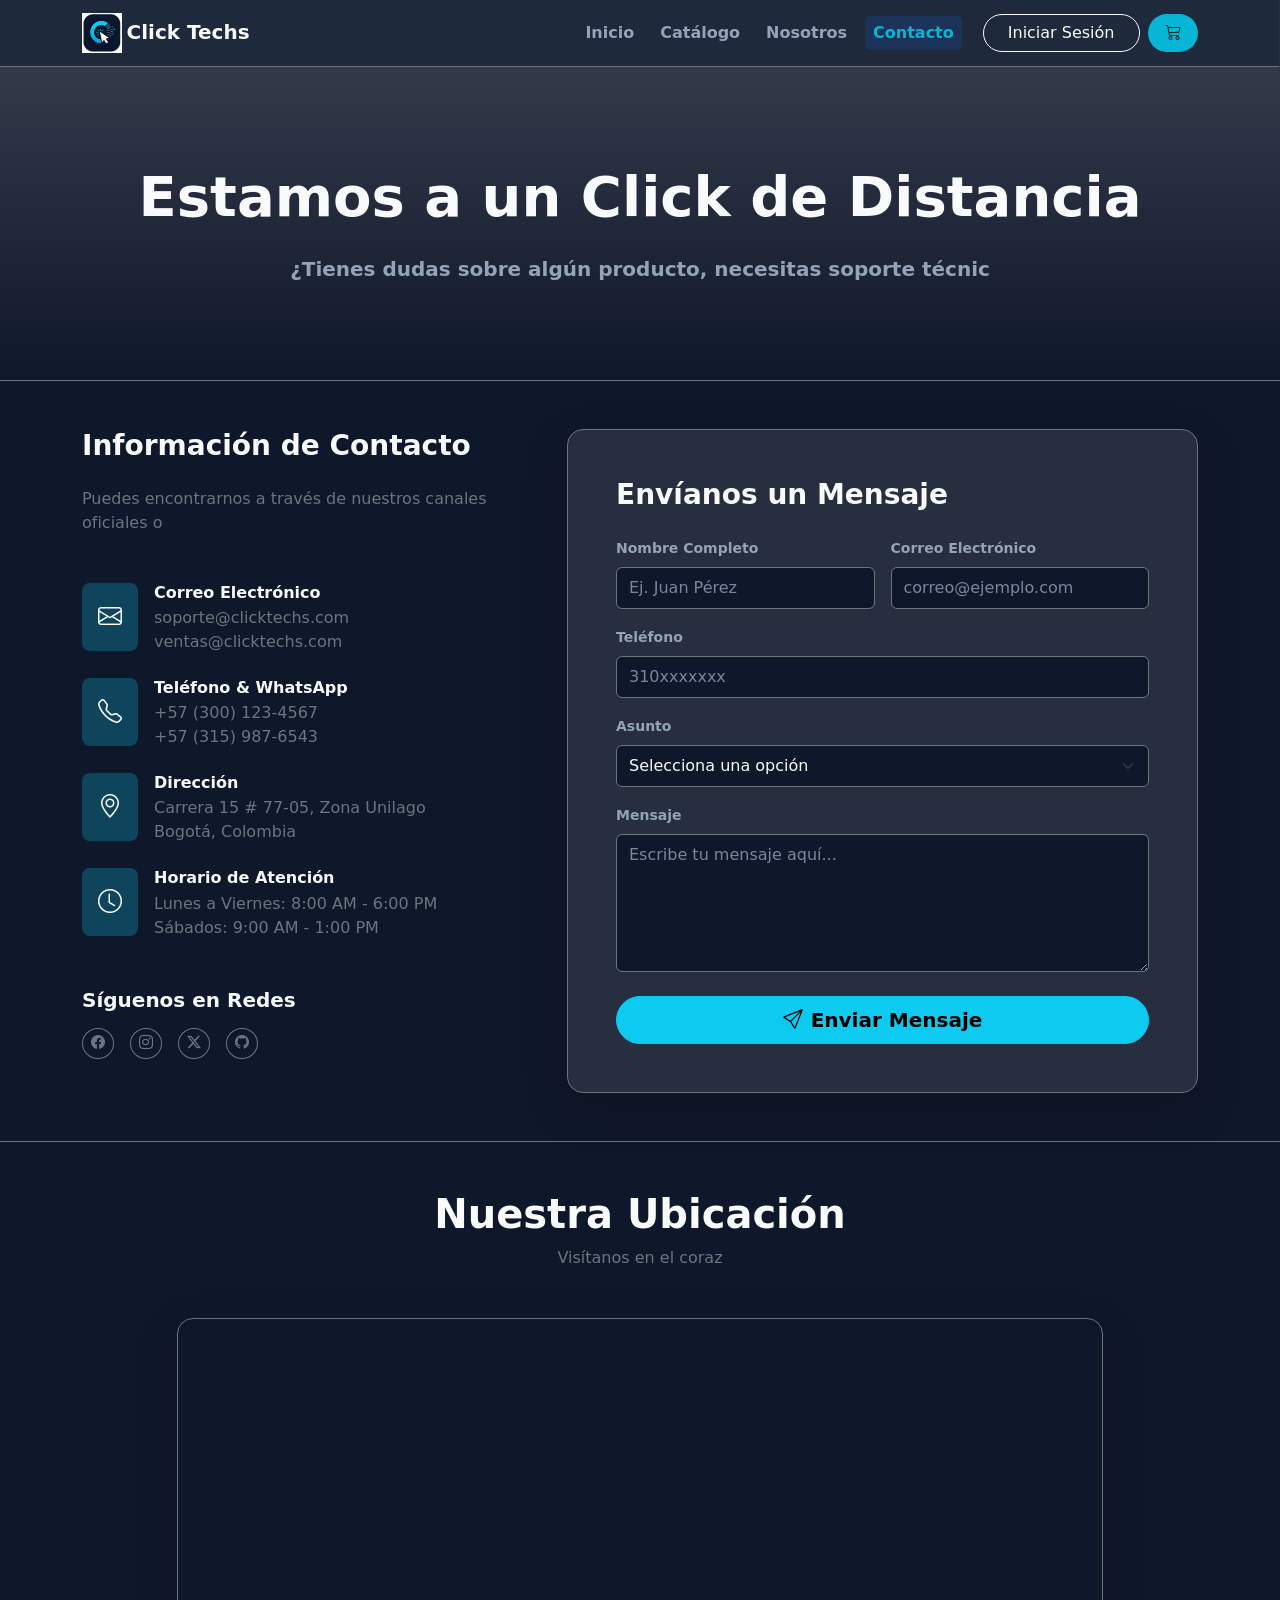
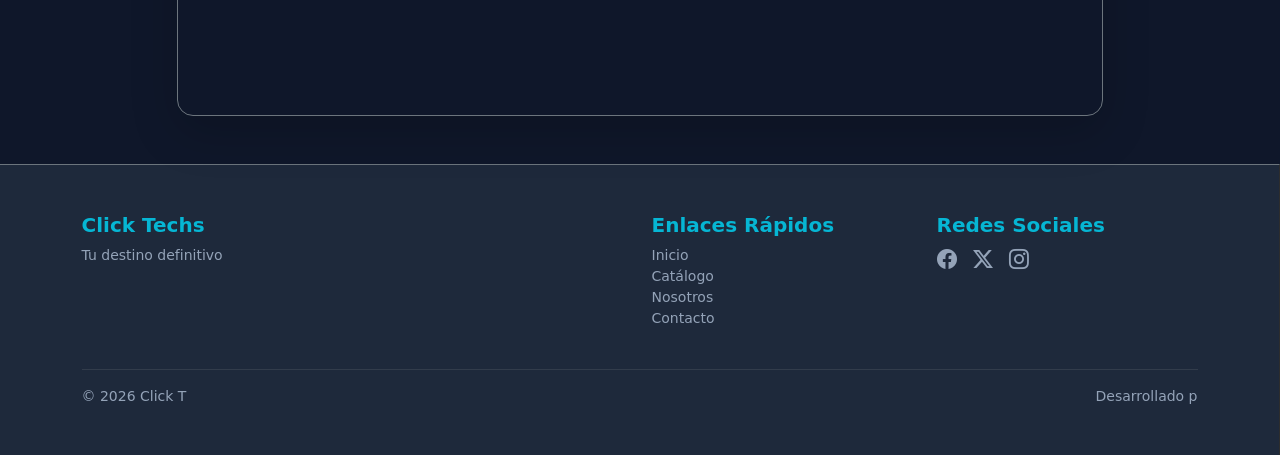
<file: html/contact/index.html>
<!DOCTYPE html>
<html lang="es">

<head>
  <meta charset="UTF-8">
  <meta name="viewport" content="width=device-width, initial-scale=1.0">
  <title>Contacto | Click Techs</title>
  <link href="https://cdn.jsdelivr.net/npm/bootstrap@5.3.3/dist/css/bootstrap.min.css" rel="stylesheet">
  <link href="https://cdn.jsdelivr.net/npm/bootstrap-icons@1.11.3/font/bootstrap-icons.min.css" rel="stylesheet">
  <link rel="stylesheet" href="../../css/styles.css">
  <link rel="icon" type="image/x-icon" href="../../img/icon/icono.ico">
</head>

<body class="d-flex flex-column min-vh-100">
  <nav class="navbar navbar-custom navbar-expand-lg border-bottom border-secondary sticky-top">
    <div class="container">
      <a class="navbar-brand fw-bold text-color-principal" href="../home/index.html">
        <img src="../../img/icono.png" alt="icono_sin_fondo" class="nav_icon">Click Techs
      </a>
      <button class="navbar-toggler bg-resaltar text-color-secundario" type="button" data-bs-toggle="collapse" data-bs-target="#navbarNav"
        aria-controls="navbarNav" aria-expanded="false" aria-label="Toggle navigation">
        <i class="bi bi-list text-white fs-1"></i>
        <!-- <span class="navbar-toggler-icon"></span> -->
      </button>
      <div class="collapse navbar-collapse" id="navbarNav">
        <ul class="navbar-nav ms-auto mb-2 mb-lg-0">
          <li class="nav-item">
            <a class="nav-link fw-bold" href="../home/index.html">Inicio </a>
          </li>
          <li class="nav-item">
            <a class="nav-link fw-bold" href="../catalogo/index.html">Catálogo</a>
          </li>
          <li class="nav-item">
            <a class="nav-link fw-bold" href="../about/index.html">Nosotros</a>
          </li>
          <li class="nav-item">
            <a class="nav-link fw-bold active" aria-current="page" href="../contact/index.html">Contacto</a>
          </li>
        </ul>
        <div class="d-flex ms-lg-3 align-items-end">
                    <div>
            <span style="font-size:12px;" id="nombreUsuario"></span>
            <div>
              <a href="../login/index.html" id="inicioSesion" class="btn btn-outline-light rounded-pill px-4 me-2">Iniciar Sesión</a>
            </div>   
          </div>
          <a href="#" class="btn bg-resaltar fw-bold rounded-pill px-3 position-relative" onclick="abrirCarrito(); return false;" aria-label="Carrito de compras" title="Carrito"><i class="bi bi-cart3"></i><span class="badge-carrito position-absolute top-0 start-100 translate-middle badge rounded-pill bg-danger d-none">0</span></a>
        </div>
      </div>
    </div>
  </nav>
  <section class="py-5 bg-gradient">
    <div class="container my-5">
      <div class="text-center max-w-2xl mx-auto mb-5">
        <h1 class="display-4 fw-bold mb-4">Estamos a un Click de Distancia</h1>
        <p class="lead text-color-alternativo fw-semibold">¿Tienes dudas sobre algún producto, necesitas soporte técnico o quieres realizar
          una cotización especial? Escríbenos y nuestro equipo te responderá lo antes posible.</p>
      </div>
    </div>
  </section>
  <section class="py-5 border-top border-secondary">
    <div class="container">
      <div class="row g-5">
        <div class="col-lg-5">
          <h2 class="h3 fw-bold mb-4">Información de Contacto</h2>
          <p class="text-secondary mb-5">Puedes encontrarnos a través de nuestros canales oficiales o visitarnos
            directamente en nuestras oficinas.</p>

          <div class="d-flex align-items-start mb-4">
            <div class="bg-info bg-opacity-25 text-color-principal rounded-3 p-3 me-3">
              <i class="bi bi-envelope fs-4"></i>
            </div>
            <div>
              <h4 class="h6 fw-bold mb-1">Correo Electrónico</h4>
              <p class="text-secondary mb-0">soporte@clicktechs.com</p>
              <p class="text-secondary mb-0">ventas@clicktechs.com</p>
            </div>
          </div>

          <div class="d-flex align-items-start mb-4">
            <div class="bg-info bg-opacity-25 text-color-principal rounded-3 p-3 me-3">
              <i class="bi bi-telephone fs-4"></i>
            </div>
            <div>
              <h4 class="h6 fw-bold mb-1">Teléfono & WhatsApp</h4>
              <p class="text-secondary mb-0">+57 (300) 123-4567</p>
              <p class="text-secondary mb-0">+57 (315) 987-6543</p>
            </div>
          </div>

          <div class="d-flex align-items-start mb-4">
            <div class="bg-info bg-opacity-25 text-color-principal rounded-3 p-3 me-3">
              <i class="bi bi-geo-alt fs-4"></i>
            </div>
            <div>
              <h4 class="h6 fw-bold mb-1">Dirección</h4>
              <p class="text-secondary mb-0">Carrera 15 # 77-05, Zona Unilago</p>
              <p class="text-secondary mb-0">Bogotá, Colombia</p>
            </div>
          </div>

          <div class="d-flex align-items-start mb-5">
            <div class="bg-info bg-opacity-25 text-light rounded-3 p-3 me-3">
              <i class="bi bi-clock fs-4"></i>
            </div>
            <div>
              <h4 class="h6 fw-bold mb-1">Horario de Atención</h4>
              <p class="text-secondary mb-0">Lunes a Viernes: 8:00 AM - 6:00 PM</p>
              <p class="text-secondary mb-0">Sábados: 9:00 AM - 1:00 PM</p>
            </div>
          </div>

          <h3 class="h5 fw-bold mb-3">Síguenos en Redes</h3>
          <div class="d-flex gap-3">
            <a href="#" class="btn btn-outline-secondary btn-sm rounded-circle"><i class="bi bi-facebook"></i></a>
            <a href="#" class="btn btn-outline-secondary btn-sm rounded-circle"><i class="bi bi-instagram"></i></a>
            <a href="#" class="btn btn-outline-secondary btn-sm rounded-circle"><i class="bi bi-twitter-x"></i></a>
            <a href="https://github.com/Luis2612" class="btn btn-outline-secondary btn-sm rounded-circle"><i
                class="bi bi-github"></i></a>
          </div>
        </div>
        <div class="col-lg-7">
          <div class="card bg-secondary bg-opacity-25 text-light border-secondary p-4 p-md-5 rounded-4 shadow-lg">
            <h3 class="fw-bold mb-4">Envíanos un Mensaje</h3>

            <form id="contactForm" class="needs-validation" action="https://formspree.io/f/xnjykdoy" method="POST"
              novalidate autocomplete="off">
              <div class="row g-3">
                <div class="col-md-6">
                  <label for="nombre" class="form-label small fw-semibold text-color-alternativo">Nombre Completo</label>
                  <input type="text" name="nombre"
                    class="form-control bg-secundario text-light border-secondary py-2 text-light" id="nombre" required
                    placeholder="Ej. Juan Pérez">
                  <div class="invalid-feedback">Por favor ingresa tu nombre.</div>
                </div>
                <div class="col-md-6">
                  <label for="email" class="form-label small fw-semibold text-color-alternativo">Correo Electrónico</label>
                  <input type="email" name="email"
                    class="form-control bg-secundario text-light border-secondary py-2 text-light" id="email" required
                    placeholder="correo@ejemplo.com">
                  <div class="invalid-feedback">Por favor ingresa un correo válido.</div>
                </div>
                <div class="col-12">
                  <label for="telefono" class="form-label small fw-semibold text-color-alternativo">Tel&eacute;fono</label>
                  <input type="number" name="telefono"
                    class="form-control bg-secundario text-light border-secondary py-2 text-light" id="telefono" required
                    placeholder="310xxxxxxx">
                  <div class="invalid-feedback">Por favor ingresa tu telefono de contacto.</div>
                </div>
                <div class="col-12">
                  <label for="asunto" class="form-label small fw-semibold text-color-alternativo">Asunto</label>
                  <select name="asunto" class="form-select bg-secundario text-light border-secondary py-2 text-light"
                    id="asunto" required>
                    <option value="" disabled selected>Selecciona una opción</option>
                    <option value="ventas">Dudas sobre Productos / Ventas</option>
                    <option value="soporte">Soporte Técnico</option>
                    <option value="garantia">Garantías y Devoluciones</option>
                    <option value="otro">Otro Asunto</option>
                  </select>
                  <div class="invalid-feedback">Por favor selecciona un asunto.</div>
                </div>
                <div class="col-12">
                  <label for="mensaje" class="form-label small fw-semibold text-color-alternativo">Mensaje</label>
                  <textarea name="mensaje" class="form-control bg-secundario text-light border-secondary py-2 text-light"
                    id="mensaje" rows="5" required placeholder="Escribe tu mensaje aquí..."></textarea>
                  <div class="invalid-feedback">Por favor escribe tu mensaje.</div>
                </div>
                <div class="col-12 mt-4">
                  <button type="submit" class="btn btn-info btn-lg w-100 rounded-pill py-2 fw-semibold">
                    <i class="bi bi-send me-2"></i>Enviar Mensaje
                  </button>
                </div>
              </div>
            </form>
            <div id="formStatus" class="mt-4 d-none">
              <div
                class="alert alert-success d-flex align-items-center bg-primary bg-opacity-10 border-primary text-light"
                role="alert">
                <i class="bi bi-check-circle-fill text-primary me-2"></i>
                <div>¡Tu mensaje ha sido enviado con éxito! Nos pondremos en contacto contigo pronto.</div>
              </div>
            </div>
          </div>
        </div>
      </div>
    </div>
  </section>
  <section class="py-5 border-top border-secondary">
    <div class="container">
      <div class="text-center mb-5">
        <h2 class="display-6 fw-bold">Nuestra Ubicación</h2>
        <p class="text-secondary">Visítanos en el corazón de la tecnología en Bogotá.</p>
      </div>
      <div class="row justify-content-center">
        <div class="col-lg-10">
          <div class="ratio ratio-21x9 rounded-4 overflow-hidden border border-secondary shadow-lg">
            <iframe
              src="https://www.google.com/maps/embed?pb=!1m18!1m12!1m3!1d3976.6214300329977!2d-74.0594371!3d4.6613941!2m3!1f0!2f0!3f0!3m2!1i1024!2i768!4f13.1!3m3!1m2!1s0x8e3f9a7ca33e8b0b%3A0x8797960309995574!2sUnilago!5e0!3m2!1ses!2sco!4v1700000000000!5m2!1ses!2sco"
              style="border:0; filter: grayscale(1) invert(0.9) contrast(1.2);" allowfullscreen="" loading="lazy"
              referrerpolicy="no-referrer-when-downgrade">
            </iframe>
          </div>
        </div>
      </div>
    </div>
  </section>
  <footer class="footer footer-custom text-color-alternativo py-5 border-top border-secondary mt-auto">
    <div class="container">
      <div class="row g-4 mb-4">
        <div class="col-md-6">
          <h5 class="text-color-resaltar fw-bold">Click Techs</h5>
          <p class="small text-color-alternativo">Tu destino definitivo para periféricos y gadgets de alto rendimiento. Diseñado para potenciar tu vida digital.</p>
        </div>
        <div class="col-md-3">
          <h5 class="text-color-resaltar fw-bold">Enlaces Rápidos</h5>
          <ul class="list-unstyled small">
            <li><a href="../home/index.html" class="text-color-alternativo text-decoration-none">Inicio</a></li>
            <li><a href="../catalogo/index.html" class="text-color-alternativo text-decoration-none">Catálogo</a></li>
            <li><a href="../about/index.html" class="text-color-alternativo text-decoration-none">Nosotros</a></li>
            <li><a href="../contact/index.html" class="text-color-alternativo text-decoration-none">Contacto</a></li>
          </ul>
        </div>
        <div class="col-md-3">
          <h5 class="text-color-resaltar fw-bold">Redes Sociales</h5>
          <div class="d-flex gap-3 mt-2">
            <a href="#" class="text-color-alternativo"><i class="bi bi-facebook fs-5"></i></a>
            <a href="#" class="text-color-alternativo"><i class="bi bi-twitter-x fs-5"></i></a>
            <a href="#" class="text-color-alternativo"><i class="bi bi-instagram fs-5"></i></a>
          </div>
        </div>
      </div>
      <hr class="border-secondary">
      <div class="row align-items-center">
        <div class="col-md-6 text-center text-md-start">
          <p class="small mb-0">&copy; 2026 Click Techs. Todos los derechos reservados.</p>
        </div>
        <div class="col-md-6 text-center text-md-end">
          <p class="small mb-0">Desarrollado por Luis Guillermo Imbachi Peña, Lina Gallardo Corrales, Julian Santiago Gonzalez Malpica, Diego Ivan Fonseca Conde y Manuel F. Caballero Escobar</p>
        </div>
      </div>
    </div>
  </footer>
  <script src="https://cdn.jsdelivr.net/npm/bootstrap@5.3.3/dist/js/bootstrap.bundle.min.js"></script>
  <script src="../../js/config.js"></script>
  <script src="../../data/productos.js"></script>
  <script src="../../js/carrito.js"></script>
  <script src="../../js/script.js"></script>
  <script src="../../js/sesion.js"></script>

</body>

</html>
</file>
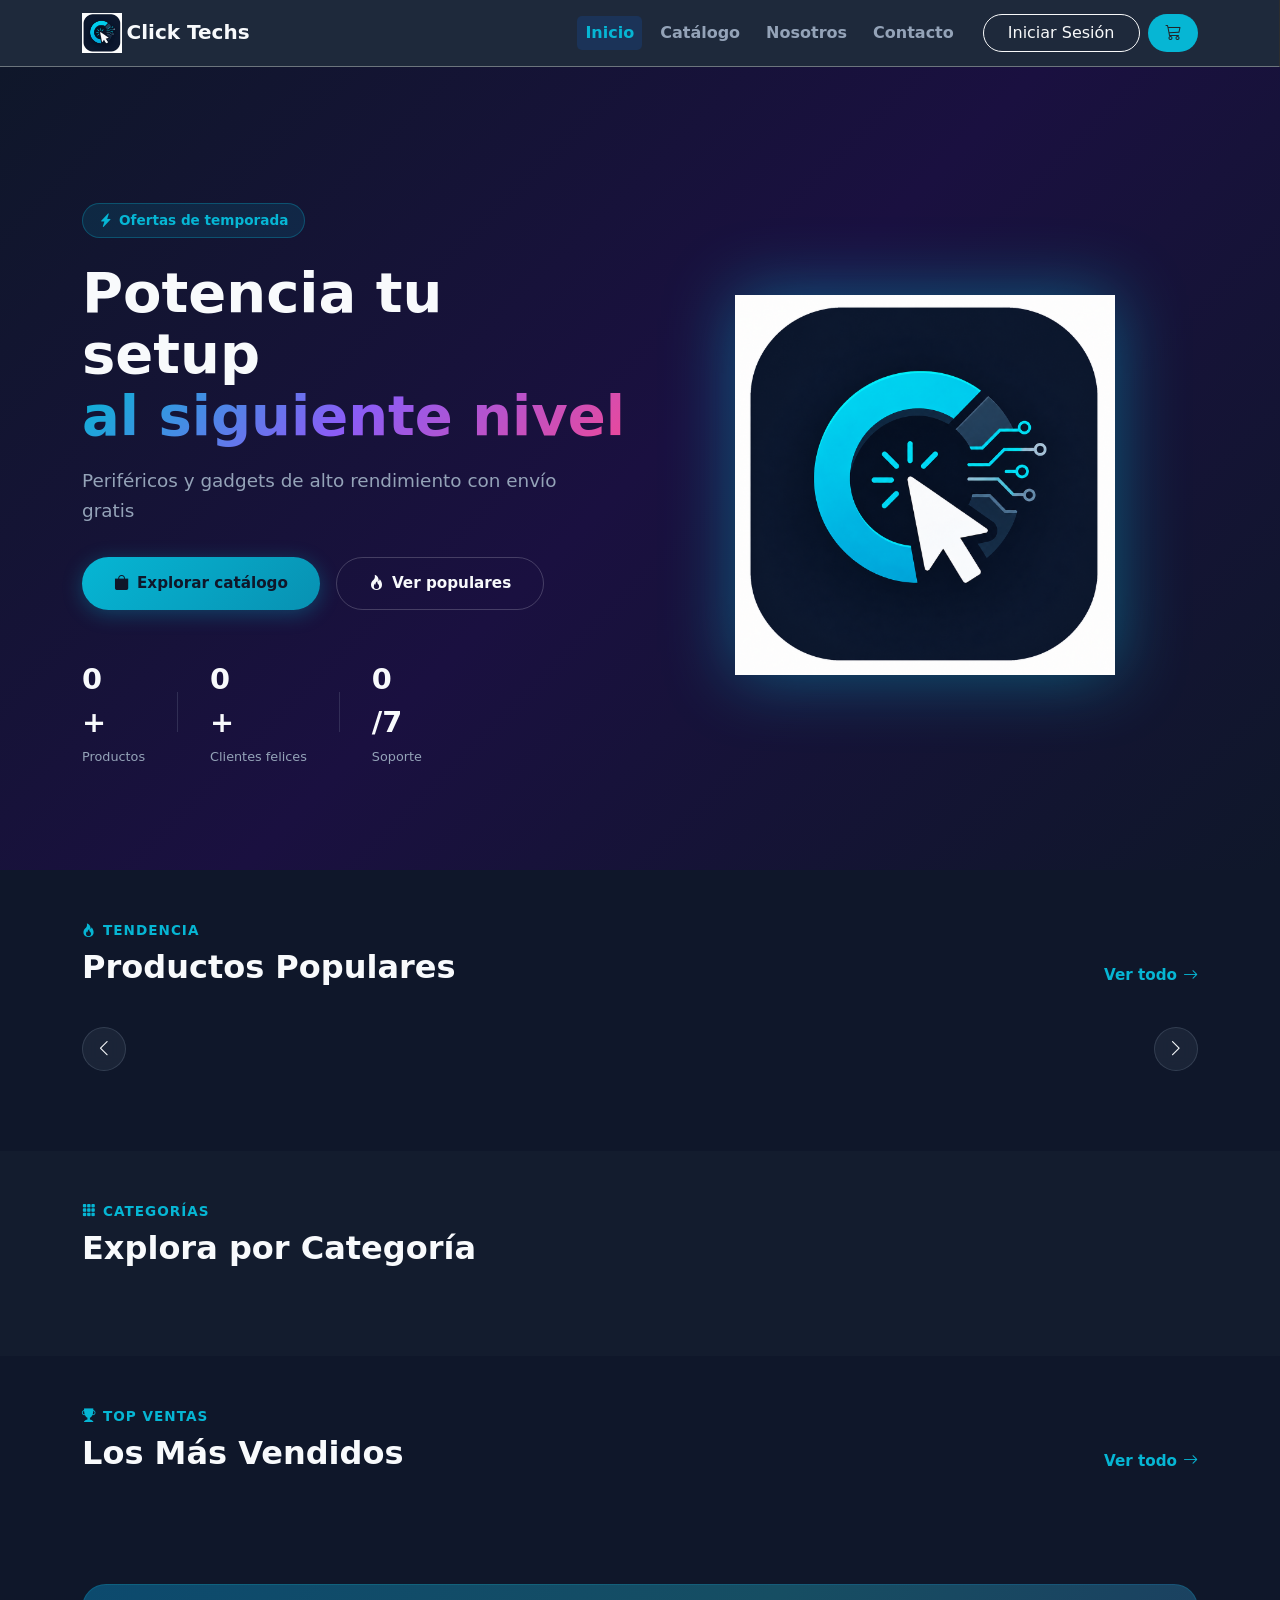
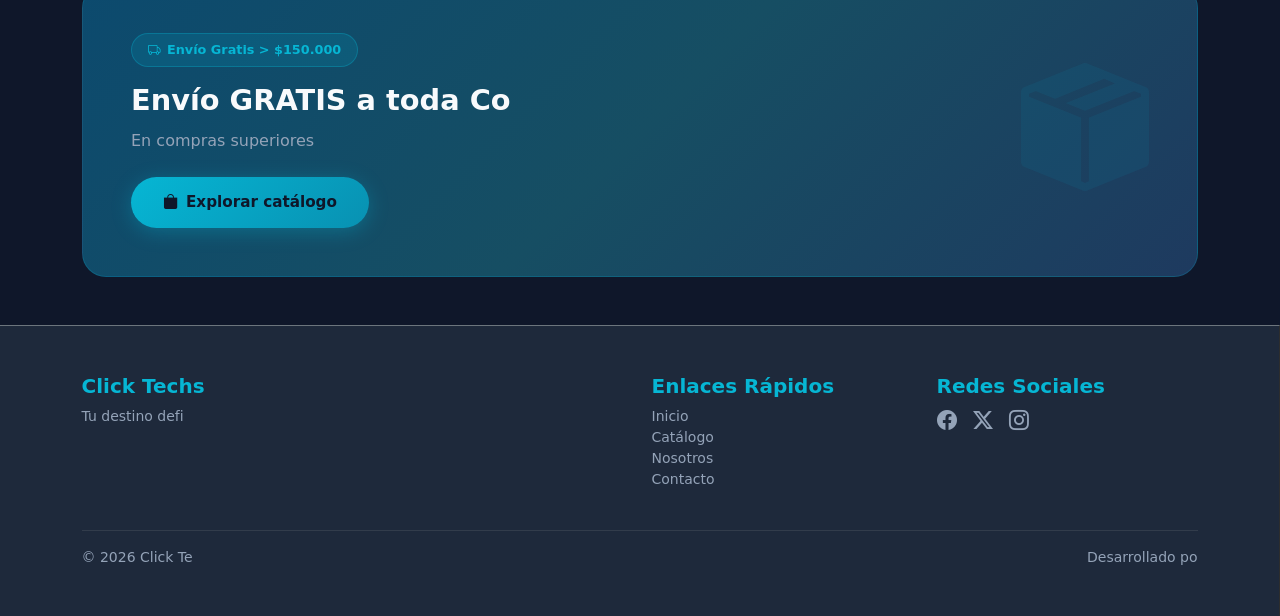
<file: html/home/index.html>
<!DOCTYPE html>
<html lang="es">
<head>
  <meta charset="UTF-8">
  <meta name="viewport" content="width=device-width, initial-scale=1.0">
  <title>Inicio | Click Techs</title>
  <link href="https://cdn.jsdelivr.net/npm/bootstrap@5.3.3/dist/css/bootstrap.min.css" rel="stylesheet">
  <link href="https://cdn.jsdelivr.net/npm/bootstrap-icons@1.11.3/font/bootstrap-icons.min.css" rel="stylesheet">
  <link rel="stylesheet" href="../../css/styles.css">
  <link rel="icon" type="image/x-icon" href="../../img/icon/icono.ico">
</head>
<body class="d-flex flex-column min-vh-100">
  <nav class="navbar navbar-custom navbar-expand-lg border-bottom border-secondary sticky-top">
    <div class="container">
      <a class="navbar-brand fw-bold text-color-principal" href="../home/index.html">
        <img src="../../img/icono.png" alt="icono_sin_fondo" class="nav_icon">Click Techs
      </a>
      <button class="navbar-toggler bg-resaltar text-color-secundario" type="button" data-bs-toggle="collapse" data-bs-target="#navbarNav" aria-controls="navbarNav" aria-expanded="false" aria-label="Toggle navigation">
        <i class="bi bi-list text-white fs-1"></i>
        <!-- <span class="navbar-toggler-icon"></span> -->
      </button>
      <div class="collapse navbar-collapse" id="navbarNav">
        <ul class="navbar-nav ms-auto mb-2 mb-lg-0">
          <li class="nav-item">
            <a class="nav-link fw-bold  active" aria-current="page" href="../home/index.html">Inicio</a>
          </li>
          <li class="nav-item">
            <a class="nav-link fw-bold " href="../catalogo/index.html">Catálogo</a>
          </li>
          <li class="nav-item">
            <a class="nav-link fw-bold " href="../about/index.html">Nosotros</a>
          </li>
          <li class="nav-item">
            <a class="nav-link fw-bold " href="../contact/index.html">Contacto</a>
          </li>
        </ul>
        <div class="d-flex ms-lg-3 align-items-end">
          <div>
            <span style="font-size:12px;" id="nombreUsuario"></span>
            <div>
              <a href="../login/index.html" id="inicioSesion" class="btn btn-outline-light rounded-pill px-4 me-2">Iniciar Sesión</a>
            </div>   
          </div>
          <a href="#" class="btn bg-resaltar fw-bold rounded-pill px-3 position-relative" onclick="abrirCarrito(); return false;" aria-label="Carrito de compras" title="Carrito"><i class="bi bi-cart3"></i><span class="badge-carrito position-absolute top-0 start-100 translate-middle badge rounded-pill bg-danger d-none">0</span></a>
        </div>
      </div>
    </div>
  </nav>


  <main>
    <section class="hero-section">
      <div class="hero-particles" id="heroParticles"></div>
      <div class="container position-relative" style="z-index:2">
        <div class="row align-items-center min-vh-75">
          <div class="col-lg-6">
            <span class="hero-badge"><i class="bi bi-lightning-charge-fill"></i> Ofertas de temporada</span>
            <h1 class="hero-title">Potencia tu setup<br><span class="hero-gradient-text">al siguiente nivel</span></h1>
            <p class="hero-subtitle">Periféricos y gadgets de alto rendimiento con envío gratis por compras superiores a $150.000.</p>
            <div class="hero-actions">
              <a href="../catalogo/index.html" class="btn-hero-primary"><i class="bi bi-bag-fill me-2"></i>Explorar catálogo</a>
              <a href="#populares" class="btn-hero-secondary"><i class="bi bi-fire me-2"></i>Ver populares</a>
            </div>
            <div class="hero-stats">
              <div class="hero-stat">
                <span class="hero-stat-number" data-count="500">0</span>+
                <span class="hero-stat-label">Productos</span>
              </div>
              <div class="hero-stat-divider"></div>
              <div class="hero-stat">
                <span class="hero-stat-number" data-count="2000">0</span>+
                <span class="hero-stat-label">Clientes felices</span>
              </div>
              <div class="hero-stat-divider"></div>
              <div class="hero-stat">
                <span class="hero-stat-number" data-count="24">0</span>/7
                <span class="hero-stat-label">Soporte</span>
              </div>
            </div>
          </div>
          <div class="col-lg-6 d-none d-lg-block">
            <div class="hero-product-showcase">
              <div class="hero-glow"></div>
              <img src="../../img/icono.png" alt="Click Techs Logo" class="hero-image hero-logo-img" id="heroImage">
            </div>
          </div>
        </div>
      </div>
    </section>

    <section class="section-populares py-5" id="populares">
      <div class="container">
        <div class="section-header">
          <div>
            <span class="section-tag"><i class="bi bi-fire"></i> Tendencia</span>
            <h2 class="section-title">Productos Populares</h2>
          </div>
          <a href="../catalogo/index.html" class="ver-todo-link">Ver todo <i class="bi bi-arrow-right"></i></a>
        </div>
        <div class="carousel-wrapper">
          <button class="carousel-btn carousel-btn-prev" id="carouselPrev" aria-label="Anterior">
            <i class="bi bi-chevron-left"></i>
          </button>
          <div class="carousel-track-container">
            <div class="carousel-track" id="carouselTrack"></div>
          </div>
          <button class="carousel-btn carousel-btn-next" id="carouselNext" aria-label="Siguiente">
            <i class="bi bi-chevron-right"></i>
          </button>
        </div>
        <div class="carousel-dots" id="carouselDots"></div>
      </div>
    </section>

    <section class="section-categorias py-5">
      <div class="container">
        <div class="section-header">
          <div>
            <span class="section-tag"><i class="bi bi-grid-3x3-gap-fill"></i> Categorías</span>
            <h2 class="section-title">Explora por Categoría</h2>
          </div>
        </div>
        <div class="categorias-grid" id="categoriasGrid"></div>
      </div>
    </section>

    <section class="section-vendidos py-5">
      <div class="container">
        <div class="section-header">
          <div>
            <span class="section-tag"><i class="bi bi-trophy-fill"></i> Top ventas</span>
            <h2 class="section-title">Los Más Vendidos</h2>
          </div>
          <a href="../catalogo/index.html" class="ver-todo-link">Ver todo <i class="bi bi-arrow-right"></i></a>
        </div>
        <div class="row g-4" id="masVendidosGrid"></div>
      </div>
    </section>

    <section class="section-banner py-5">
      <div class="container">
        <div class="promo-banner">
          <div class="promo-content">
            <span class="promo-tag"><i class="bi bi-truck"></i> Envío Gratis > $150.000</span>
            <h3 class="promo-title">Envío GRATIS a toda Colombia</h3>
            <p class="promo-text">En compras superiores a $150.000 COP. Recibe tus periféricos tech sin costo de envío adicional directamente en tu puerta.</p>
            <a href="../catalogo/index.html" class="btn-hero-primary"><i class="bi bi-bag-fill me-2"></i>Explorar catálogo</a>
          </div>
          <div class="promo-visual">
            <i class="bi bi-box-seam-fill"></i>
          </div>
        </div>
      </div>
    </section>
  </main>
<footer class="footer footer-custom text-color-alternativo py-5 border-top border-secondary mt-auto">
    <div class="container">
      <div class="row g-4 mb-4">
        <div class="col-md-6">
          <h5 class="text-color-resaltar fw-bold">Click Techs</h5>
          <p class="small text-color-alternativo">Tu destino definitivo para periféricos y gadgets de alto rendimiento. Diseñado para potenciar tu vida digital.</p>
        </div>
        <div class="col-md-3">
          <h5 class="text-color-resaltar fw-bold">Enlaces Rápidos</h5>
          <ul class="list-unstyled small" id="enlacesRapidos">
            <li><a href="../home/index.html" class="text-color-alternativo text-decoration-none">Inicio</a></li>
            <li><a href="../catalogo/index.html" class="text-color-alternativo text-decoration-none">Catálogo</a></li>
            <li><a href="../about/index.html" class="text-color-alternativo text-decoration-none">Nosotros</a></li>
            <li><a href="../contact/index.html" class="text-color-alternativo text-decoration-none">Contacto</a></li>
          </ul>
        </div>
        <div class="col-md-3">
          <h5 class="text-color-resaltar fw-bold">Redes Sociales</h5>
          <div class="d-flex gap-3 mt-2">
            <a href="#" class="text-color-alternativo"><i class="bi bi-facebook fs-5"></i></a>
            <a href="#" class="text-color-alternativo"><i class="bi bi-twitter-x fs-5"></i></a>
            <a href="#" class="text-color-alternativo"><i class="bi bi-instagram fs-5"></i></a>
          </div>
        </div>
      </div>
      <hr class="border-secondary">
      <div class="row align-items-center">
        <div class="col-md-6 text-center text-md-start">
          <p class="small mb-0">&copy; 2026 Click Techs. Todos los derechos reservados.</p>
        </div>
        <div class="col-md-6 text-center text-md-end">
          <p class="small mb-0">Desarrollado por Luis Guillermo Imbachi Peña, Lina Gallardo Corrales, Julian Santiago Gonzalez Malpica, Diego Ivan Fonseca Conde y Manuel F. Caballero Escobar</p>
        </div>
      </div>
    </div>
  </footer>

  <div class="promo-modal-overlay" id="promoModalOverlay">
    <div class="promo-modal" id="promoModal">
      <button class="promo-modal-close" id="promoModalClose"><i class="bi bi-x-lg"></i></button>
      <div class="promo-modal-glow"></div>
      <div class="promo-modal-body">
        <div class="promo-modal-icon-wrap">
          <i class="bi bi-percent"></i>
        </div>
        <h3 class="promo-modal-title">¡10% de descuento!</h3>
        <p class="promo-modal-text">Regístrate ahora y obtén un <strong>10% OFF</strong> en tu primera compra. Usa el código:</p>
        <div class="promo-modal-code" id="promoCode">
          <span>BIENVENIDO10</span>
          <button class="promo-modal-copy" id="promoCopyBtn" title="Copiar código"><i class="bi bi-clipboard"></i></button>
        </div>
        <a href="../register/index.html" class="promo-modal-cta">Crear mi cuenta <i class="bi bi-arrow-right"></i></a>
        <button class="promo-modal-skip" id="promoModalSkip">No, gracias</button>
      </div>
    </div>
  </div>

  <script src="https://cdn.jsdelivr.net/npm/bootstrap@5.3.3/dist/js/bootstrap.bundle.min.js"></script>
  <script src="../../js/config.js"></script>
  <script src="../../data/productos.js"></script>
  <script src="../../js/carrito.js"></script>
  <script src="../../js/home.js"></script>
  <script src="../../js/script.js"></script>
  <script src="../../js/sesion.js"></script>

</body>
</html>
</file>
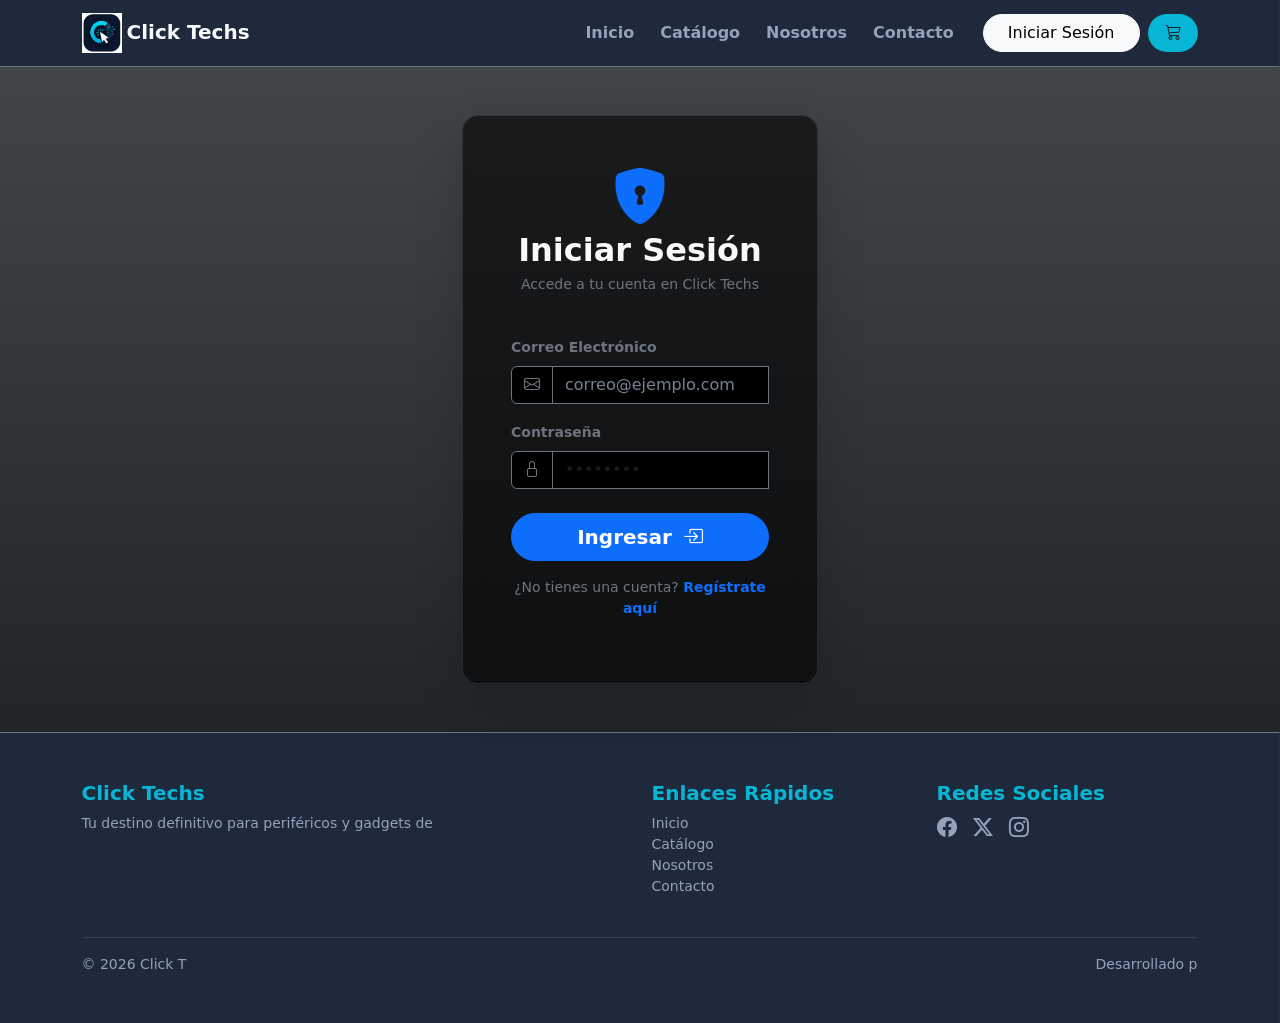
<file: html/login/index.html>
<!DOCTYPE html>
<html lang="es">

<head>
  <meta charset="UTF-8">
  <meta name="viewport" content="width=device-width, initial-scale=1.0">
  <title>Iniciar Sesión | Click Techs</title>
  <link href="https://cdn.jsdelivr.net/npm/bootstrap@5.3.3/dist/css/bootstrap.min.css" rel="stylesheet">
  <link href="https://cdn.jsdelivr.net/npm/bootstrap-icons@1.11.3/font/bootstrap-icons.min.css" rel="stylesheet">
  <link rel="stylesheet" href="../../css/styles.css">
  <link rel="icon" type="image/x-icon" href="../../img/icon/icono.ico">

</head>

<body class="bg-dark text-light d-flex flex-column min-vh-100">
  <nav class="navbar navbar-custom navbar-expand-lg border-bottom border-secondary sticky-top">
    <div class="container">
      <a class="navbar-brand fw-bold text-color-principal" href="../home/index.html">
        <img src="../../img/icono.png" alt="icono_sin_fondo" class="nav_icon">Click Techs
      </a>
      <button class="navbar-toggler bg-resaltar text-color-secundario" type="button" data-bs-toggle="collapse" data-bs-target="#navbarNav" aria-controls="navbarNav" aria-expanded="false" aria-label="Toggle navigation">
        <i class="bi bi-list text-white fs-1"></i>
      </button>
      <div class="collapse navbar-collapse" id="navbarNav">
        <ul class="navbar-nav ms-auto mb-2 mb-lg-0">
          <li class="nav-item">
            <a class="nav-link fw-bold" href="../home/index.html">Inicio</a>
          </li>
          <li class="nav-item">
            <a class="nav-link fw-bold" href="../catalogo/index.html">Catálogo</a>
          </li>
          <li class="nav-item">
            <a class="nav-link fw-bold" href="../about/index.html">Nosotros</a>
          </li>
          <li class="nav-item">
            <a class="nav-link fw-bold" href="../contact/index.html">Contacto</a>
          </li>
        </ul>
        <div class="d-flex ms-lg-3">
          <a href="../login/index.html" id="inicioSesion" class="btn btn-outline-light rounded-pill px-4 me-2 active">Iniciar Sesión</a>
          <a href="#" class="btn bg-resaltar fw-bold rounded-pill px-3 position-relative" onclick="abrirCarrito(); return false;" aria-label="Carrito de compras" title="Carrito"><i class="bi bi-cart3"></i><span class="badge-carrito position-absolute top-0 start-100 translate-middle badge rounded-pill bg-danger d-none">0</span></a>
        </div>
      </div>
    </div>
  </nav>

  <main class="flex-grow-1 py-5 d-flex align-items-center bg-gradient">
    <div class="container">
      <div class="row justify-content-center">
        <div class="col-md-6 col-lg-5 col-xl-4">
          <div class="card auth-card text-light p-4 p-md-5 rounded-4 shadow-lg">
            <div class="text-center mb-4">
              <i class="bi bi-shield-lock-fill display-4 text-primary mb-2"></i>
              <h2 class="fw-bold mb-1">Iniciar Sesión</h2>
              <p class="text-secondary small">Accede a tu cuenta en Click Techs</p>
            </div>

            <form id="loginForm" class="needs-validation" method="POST" action="javascript:void(0);" novalidate>
              <div class="mb-3">
                <label for="email" class="form-label small fw-semibold text-secondary">Correo Electrónico</label>
                <div class="input-group">
                  <span class="input-group-text bg-black border-secondary text-secondary"><i class="bi bi-envelope"></i></span>
                  <input type="email" name="email" class="form-control bg-black text-light border-secondary" id="email" required placeholder="correo@ejemplo.com">
                  <div class="invalid-feedback">El correo electrónico debe ser válido.</div>
                </div>
              </div>

              <div class="mb-4">
                <label for="password" class="form-label small fw-semibold text-secondary">Contraseña</label>
                <div class="input-group">
                  <span class="input-group-text bg-black border-secondary text-secondary"><i class="bi bi-lock"></i></span>
                  <input type="password" name="password" class="form-control bg-black text-light border-secondary" id="password" required placeholder="••••••••">
                  <div class="invalid-feedback">Por favor ingresa tu contraseña.</div>
                </div>
              </div>

              <button type="submit" class="btn btn-primary btn-lg w-100 rounded-pill py-2 fw-semibold mb-3">
                Ingresar <i class="bi bi-box-arrow-in-right ms-1"></i>
              </button>

              <div class="text-center">
                <p class="small text-secondary mb-0">¿No tienes una cuenta? <a href="../register/index.html" class="text-primary text-decoration-none fw-semibold auth-link">Regístrate aquí</a></p>
              </div>
            </form>
            <div id="contenedorErrores" class="mt-3"></div>
          </div>
        </div>
      </div>
    </div>
  </main>

  <footer class="footer footer-custom text-color-alternativo py-5 border-top border-secondary mt-auto">
    <div class="container">
      <div class="row g-4 mb-4">
        <div class="col-md-6">
          <h5 class="text-color-resaltar fw-bold">Click Techs</h5>
          <p class="small text-color-alternativo">Tu destino definitivo para periféricos y gadgets de alto rendimiento. Diseñado para potenciar tu vida digital.</p>
        </div>
        <div class="col-md-3">
          <h5 class="text-color-resaltar fw-bold">Enlaces Rápidos</h5>
          <ul class="list-unstyled small">
            <li><a href="../home/index.html" class="text-color-alternativo text-decoration-none">Inicio</a></li>
            <li><a href="../catalogo/index.html" class="text-color-alternativo text-decoration-none">Catálogo</a></li>
            <li><a href="../about/index.html" class="text-color-alternativo text-decoration-none">Nosotros</a></li>
            <li><a href="../contact/index.html" class="text-color-alternativo text-decoration-none">Contacto</a></li>
          </ul>
        </div>
        <div class="col-md-3">
          <h5 class="text-color-resaltar fw-bold">Redes Sociales</h5>
          <div class="d-flex gap-3 mt-2">
            <a href="#" class="text-color-alternativo"><i class="bi bi-facebook fs-5"></i></a>
            <a href="#" class="text-color-alternativo"><i class="bi bi-twitter-x fs-5"></i></a>
            <a href="#" class="text-color-alternativo"><i class="bi bi-instagram fs-5"></i></a>
          </div>
        </div>
      </div>
      <hr class="border-secondary">
      <div class="row align-items-center">
        <div class="col-md-6 text-center text-md-start">
          <p class="small mb-0">&copy; 2026 Click Techs. Todos los derechos reservados.</p>
        </div>
        <div class="col-md-6 text-center text-md-end">
          <p class="small mb-0">Desarrollado por Luis Guillermo Imbachi Peña, Lina Gallardo Corrales, Julian Santiago Gonzalez Malpica, Diego Ivan Fonseca Conde y Manuel F. Caballero Escobar</p>
        </div>
      </div>
    </div>
  </footer>

  <script src="https://cdn.jsdelivr.net/npm/bootstrap@5.3.3/dist/js/bootstrap.bundle.min.js"></script>
  <script src="../../js/config.js"></script>
  <script src="../../data/productos.js"></script>
  <script src="../../js/carrito.js"></script>
  <script src="../../js/script.js"></script>
  <script src="../../js/validation.js"></script>
  <script src="../../js/sesion.js"></script>

</body>

</html>
</file>
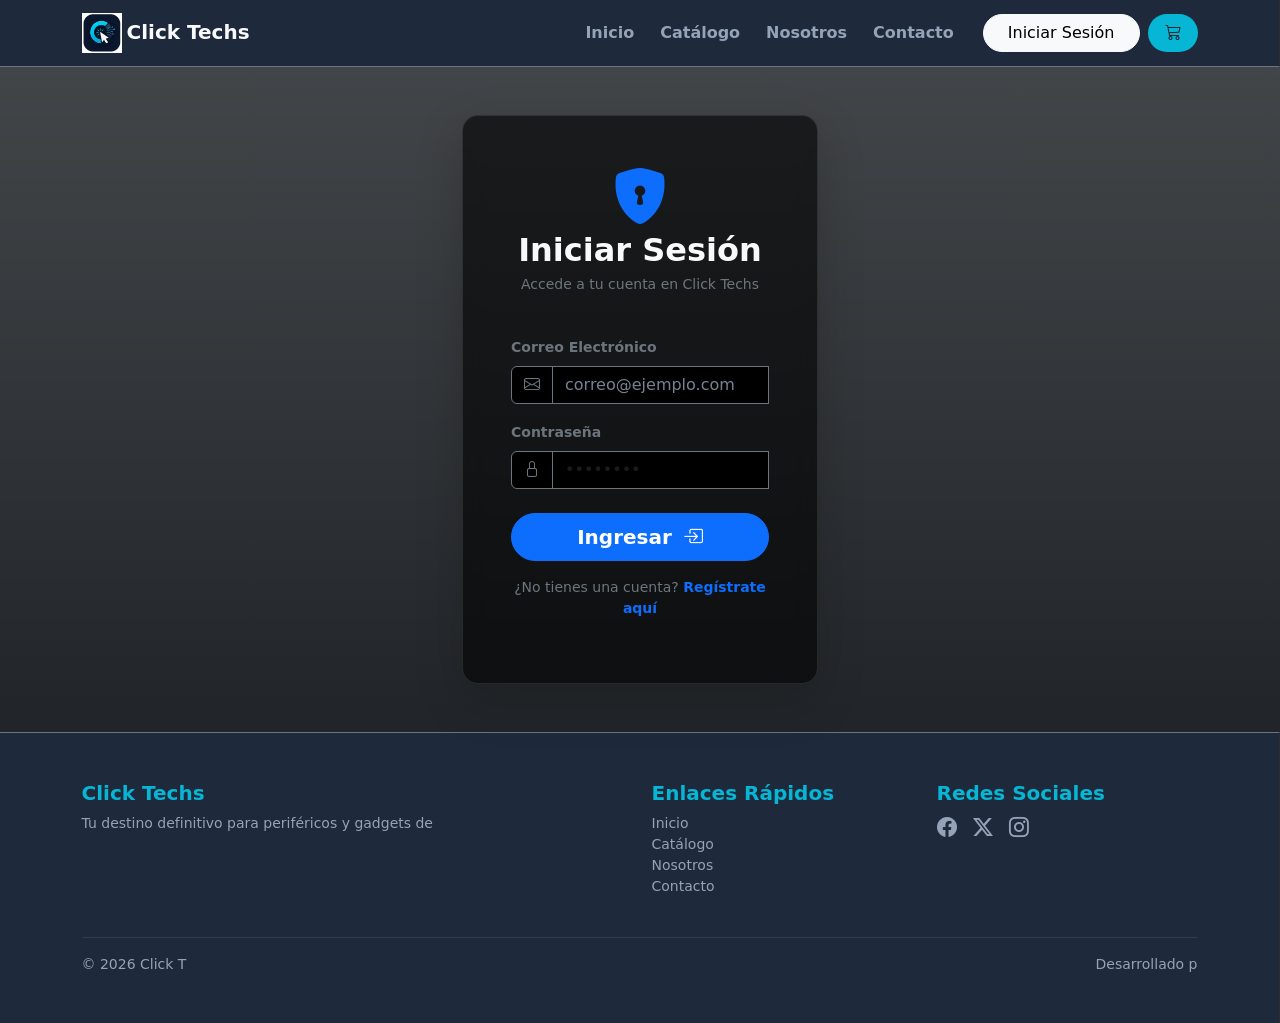
<file: html/pedidos/index.html>
<!DOCTYPE html>
<html lang="es">
<head>
  <meta charset="UTF-8">
  <meta name="viewport" content="width=device-width, initial-scale=1.0">
  <title>Mis Pedidos | Click Techs</title>
  <link href="https://cdn.jsdelivr.net/npm/bootstrap@5.3.3/dist/css/bootstrap.min.css" rel="stylesheet">
  <link href="https://cdn.jsdelivr.net/npm/bootstrap-icons@1.11.3/font/bootstrap-icons.min.css" rel="stylesheet">
  <link rel="stylesheet" href="../../css/styles.css">
  <link rel="icon" type="image/x-icon" href="../../img/icon/icono.ico">
</head>
<body class="d-flex flex-column min-vh-100">

  <nav class="navbar navbar-custom navbar-expand-lg border-bottom border-secondary sticky-top">
    <div class="container">
      <a class="navbar-brand fw-bold text-color-principal" href="../home/index.html">
        <img src="../../img/icono.png" alt="icono_sin_fondo" class="nav_icon">Click Techs
      </a>
      <button class="navbar-toggler bg-resaltar text-color-secundario" type="button" data-bs-toggle="collapse" data-bs-target="#navbarNav" aria-controls="navbarNav" aria-expanded="false" aria-label="Toggle navigation">
        <i class="bi bi-list text-white fs-1"></i>
      </button>
      <div class="collapse navbar-collapse" id="navbarNav">
        <ul class="navbar-nav ms-auto mb-2 mb-lg-0">
          <li class="nav-item">
            <a class="nav-link fw-bold" href="../home/index.html">Inicio</a>
          </li>
          <li class="nav-item">
            <a class="nav-link fw-bold" href="../catalogo/index.html">Catálogo</a>
          </li>
          <li class="nav-item">
            <a class="nav-link fw-bold" href="../about/index.html">Nosotros</a>
          </li>
          <li class="nav-item">
            <a class="nav-link fw-bold" href="../contact/index.html">Contacto</a>
          </li>
        </ul>
        <div class="d-flex ms-lg-3 align-items-end">
          <div>
            <span style="font-size:12px;" id="nombreUsuario"></span>
            <div>
              <a href="../login/index.html" id="inicioSesion" class="btn btn-outline-light rounded-pill px-4 me-2">Iniciar Sesión</a>
            </div>   
          </div>
          <a href="#" class="btn bg-resaltar fw-bold rounded-pill px-3 position-relative" onclick="abrirCarrito(); return false;" aria-label="Carrito de compras" title="Carrito"><i class="bi bi-cart3"></i><span class="badge-carrito position-absolute top-0 start-100 translate-middle badge rounded-pill bg-danger d-none">0</span></a>
        </div>
      </div>
    </div>
  </nav>

  <main class="pedidos-main py-5">
    <div class="container">
      <div class="pedidos-hero mb-4">
        <div class="row align-items-center">
          <div class="col-lg-7">
            <span class="pedidos-badge"><i class="bi bi-shield-check"></i> Panel del Cliente</span>
            <h1 class="pedidos-title">Mis Pedidos</h1>
            <p class="pedidos-subtitle">Hola <strong id="usuarioNombreHeading" class="text-color-resaltar">Cliente</strong>, aquí puedes revisar el estado en tiempo real de tus pedidos y tu historial de compras.</p>
          </div>
          <div class="col-lg-5">
            <div class="pedidos-stats-grid">
              <div class="stat-card">
                <div class="stat-icon icon-total"><i class="bi bi-bag"></i></div>
                <div class="stat-info">
                  <span class="stat-number" id="statTotal">0</span>
                  <span class="stat-label">Total Pedidos</span>
                </div>
              </div>
              <div class="stat-card">
                <div class="stat-icon icon-proceso"><i class="bi bi-clock-history"></i></div>
                <div class="stat-info">
                  <span class="stat-number" id="statProceso">0</span>
                  <span class="stat-label">En Proceso</span>
                </div>
              </div>
              <div class="stat-card">
                <div class="stat-icon icon-entrega"><i class="bi bi-truck"></i></div>
                <div class="stat-info">
                  <span class="stat-number" id="statEntrega">0</span>
                  <span class="stat-label">En Entrega</span>
                </div>
              </div>
              <div class="stat-card">
                <div class="stat-icon icon-entregados"><i class="bi bi-check-circle-fill"></i></div>
                <div class="stat-info">
                  <span class="stat-number" id="statEntregados">0</span>
                  <span class="stat-label">Entregados</span>
                </div>
              </div>
            </div>
          </div>
        </div>
      </div>

      <div class="pedidos-tabs-wrap mb-4">
        <div class="pedidos-tabs" id="tabsPedidos">
          <button class="tab-btn active" data-filtro="todos">
            <i class="bi bi-grid-fill me-2"></i>Todos <span class="tab-badge" id="countTabTodos">0</span>
          </button>
          <button class="tab-btn" data-filtro="en-proceso">
            <i class="bi bi-gear-wide-connected me-2"></i>En proceso <span class="tab-badge" id="countTabProceso">0</span>
          </button>
          <button class="tab-btn" data-filtro="en-entrega">
            <i class="bi bi-truck me-2"></i>En entrega <span class="tab-badge" id="countTabEntrega">0</span>
          </button>
          <button class="tab-btn" data-filtro="entregado">
            <i class="bi bi-history me-2"></i>Historial de compras <span class="tab-badge" id="countTabHistorial">0</span>
          </button>
        </div>
      </div>

      <div class="pedidos-list-container">
        <div id="contenedorPedidos" class="d-flex flex-column gap-4"></div>
        <div class="pedidos-empty d-none" id="sinPedidos">
          <i class="bi bi-box-seam display-1 text-secondary mb-3 d-block"></i>
          <h4>No se encontraron pedidos</h4>
          <p class="text-color-alternativo">No tienes pedidos en este estado. Explora nuestro catálogo y realiza tu compra.</p>
          <a href="../catalogo/index.html" class="btn btn-outline-info rounded-pill px-4 mt-2">
            <i class="bi bi-shop me-2"></i>Explorar catálogo
          </a>
        </div>
      </div>
    </div>
  </main>

  <div class="modal fade" id="modalRastreo" tabindex="-1" aria-labelledby="modalRastreoLabel" aria-hidden="true">
    <div class="modal-dialog modal-dialog-centered modal-lg">
      <div class="modal-content bg-secundario-suave border border-secondary text-color-principal">
        <div class="modal-header border-secondary">
          <h5 class="modal-title fw-bold" id="modalRastreoLabel">
            <i class="bi bi-pin-map-fill me-2 text-color-resaltar"></i>Rastreo de Envío - <span id="rastreoIdPedido"></span>
          </h5>
          <button type="button" class="btn-close btn-close-white" data-bs-dismiss="modal" aria-label="Cerrar"></button>
        </div>
        <div class="modal-body p-4">
          <div class="rastreo-summary-box mb-4">
            <div class="row g-3 text-center text-md-start">
              <div class="col-md-4">
                <span class="text-color-alternativo small">Empresa de Transporte</span>
                <h6 class="fw-bold mb-0 text-color-resaltar" id="rastreoTransportadora">-</h6>
              </div>
              <div class="col-md-4">
                <span class="text-color-alternativo small">Número de Guía</span>
                <h6 class="fw-bold mb-0 text-color-principal" id="rastreoGuia">-</h6>
              </div>
              <div class="col-md-4">
                <span class="text-color-alternativo small">Estado Actual</span>
                <h6 class="fw-bold mb-0 text-success" id="rastreoEstadoActual">-</h6>
              </div>
            </div>
          </div>
          <h6 class="fw-bold mb-3 text-color-principal"><i class="bi bi-clock-history me-2"></i>Línea de Tiempo del Envío</h6>
          <div class="rastreo-timeline" id="rastreoTimeline"></div>
        </div>
        <div class="modal-footer border-secondary">
          <button type="button" class="btn btn-outline-secondary rounded-pill px-4" data-bs-dismiss="modal">Cerrar</button>
        </div>
      </div>
    </div>
  </div>

  <footer class="footer footer-custom text-color-alternativo py-5 border-top border-secondary mt-auto">
    <div class="container">
      <div class="row g-4 mb-4">
        <div class="col-md-6">
          <h5 class="text-color-resaltar fw-bold">Click Techs</h5>
          <p class="small text-color-alternativo">Tu destino definitivo para periféricos y gadgets de alto rendimiento. Diseñado para potenciar tu vida digital.</p>
        </div>
        <div class="col-md-3">
          <h5 class="text-color-resaltar fw-bold">Enlaces Rápidos</h5>
          <ul class="list-unstyled small" id="enlacesRapidos">
            <li><a href="../home/index.html" class="text-color-alternativo text-decoration-none">Inicio</a></li>
            <li><a href="../catalogo/index.html" class="text-color-alternativo text-decoration-none">Catálogo</a></li>
            <li><a href="../about/index.html" class="text-color-alternativo text-decoration-none">Nosotros</a></li>
            <li><a href="../contact/index.html" class="text-color-alternativo text-decoration-none">Contacto</a></li>
          </ul>
        </div>
        <div class="col-md-3">
          <h5 class="text-color-resaltar fw-bold">Redes Sociales</h5>
          <div class="d-flex gap-3 mt-2">
            <a href="#" class="text-color-alternativo"><i class="bi bi-facebook fs-5"></i></a>
            <a href="#" class="text-color-alternativo"><i class="bi bi-twitter-x fs-5"></i></a>
            <a href="#" class="text-color-alternativo"><i class="bi bi-instagram fs-5"></i></a>
          </div>
        </div>
      </div>
      <hr class="border-secondary">
      <div class="row align-items-center">
        <div class="col-md-6 text-center text-md-start">
          <p class="small mb-0">&copy; 2026 Click Techs. Todos los derechos reservados.</p>
        </div>
        <div class="col-md-6 text-center text-md-end">
          <p class="small mb-0">Desarrollado por Luis Guillermo Imbachi Peña, Lina Gallardo Corrales, Julian Santiago Gonzalez Malpica, Diego Ivan Fonseca Conde y Manuel F. Caballero Escobar</p>
        </div>
      </div>
    </div>
  </footer>

  <script src="https://cdn.jsdelivr.net/npm/bootstrap@5.3.3/dist/js/bootstrap.bundle.min.js"></script>
  <script src="../../js/config.js"></script>
  <script src="../../data/productos.js"></script>
  <script src="../../js/carrito.js"></script>
  <script src="../../js/pedidos.js"></script>
  <script src="../../js/script.js"></script>
  <script src="../../js/sesion.js"></script>

</body>
</html>
</file>
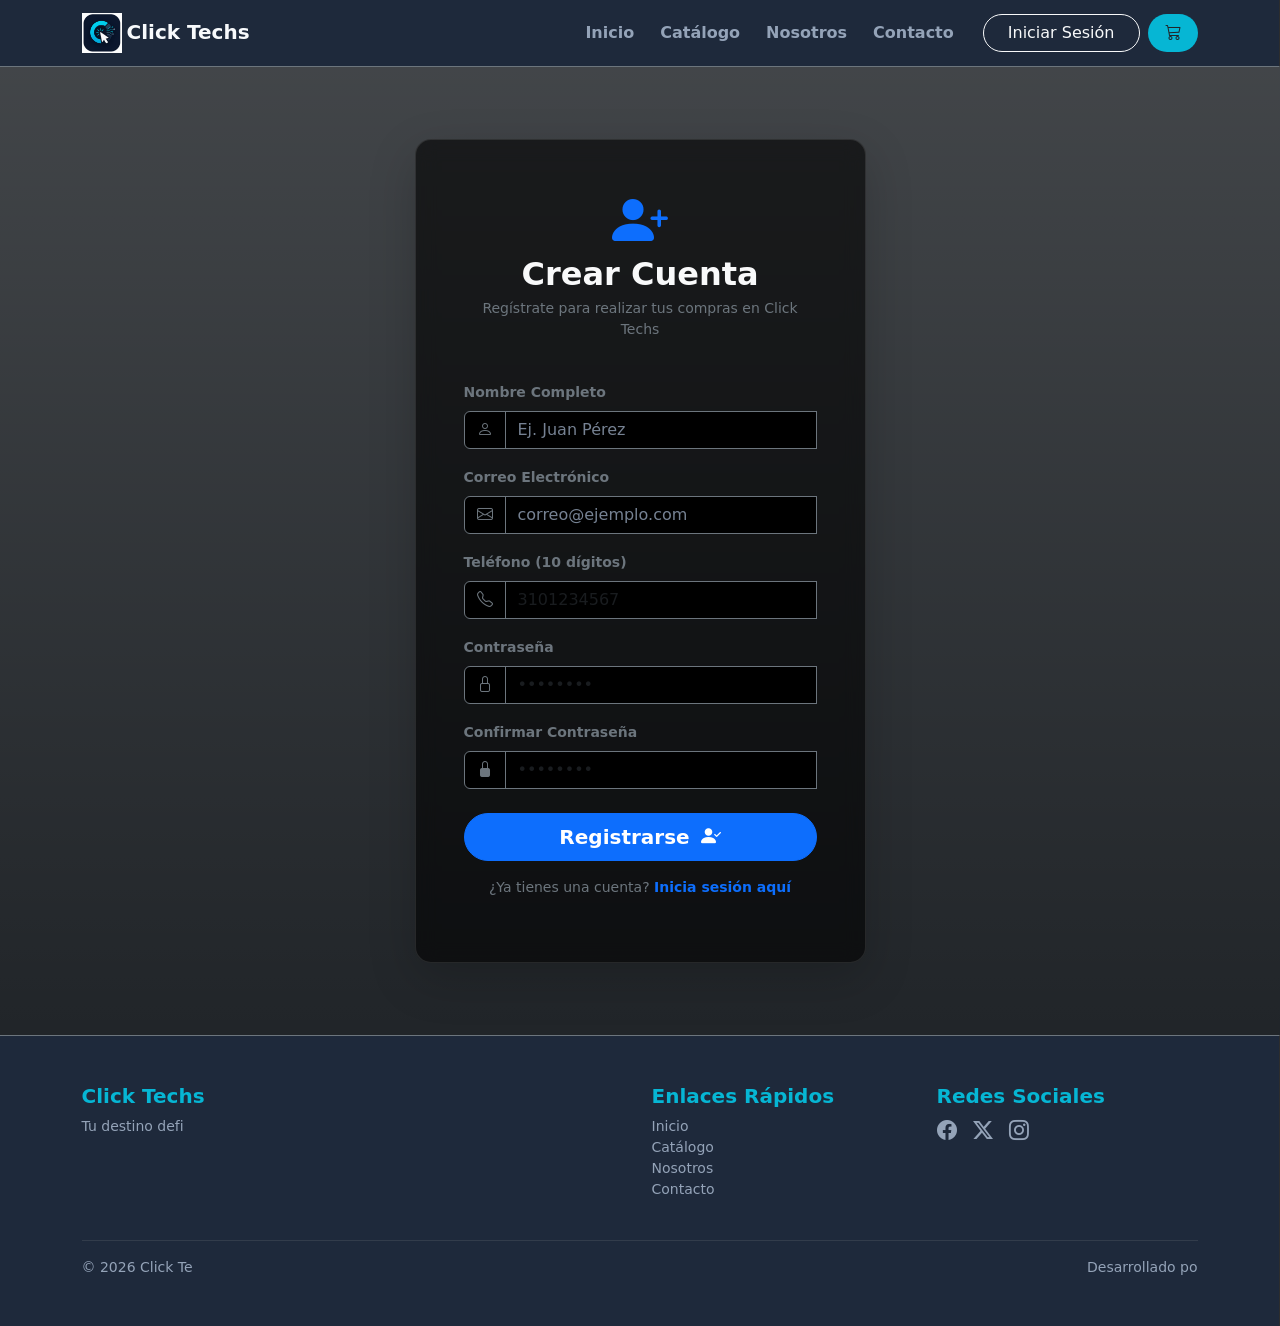
<file: html/register/index.html>
<!DOCTYPE html>
<html lang="es">

<head>
  <meta charset="UTF-8">
  <meta name="viewport" content="width=device-width, initial-scale=1.0">
  <title>Registrarse | Click Techs</title>
  <link href="https://cdn.jsdelivr.net/npm/bootstrap@5.3.3/dist/css/bootstrap.min.css" rel="stylesheet">
  <link href="https://cdn.jsdelivr.net/npm/bootstrap-icons@1.11.3/font/bootstrap-icons.min.css" rel="stylesheet">
  <link rel="stylesheet" href="../../css/styles.css">
  <link rel="icon" type="image/x-icon" href="../../img/icon/icono.ico">

</head>

<body class="bg-dark text-light d-flex flex-column min-vh-100">
  <nav class="navbar navbar-custom navbar-expand-lg border-bottom border-secondary sticky-top">
    <div class="container">
      <a class="navbar-brand fw-bold text-color-principal" href="../home/index.html">
        <img src="../../img/icono.png" alt="icono_sin_fondo" class="nav_icon">Click Techs
      </a>
      <button class="navbar-toggler bg-resaltar text-color-secundario" type="button" data-bs-toggle="collapse" data-bs-target="#navbarNav" aria-controls="navbarNav" aria-expanded="false" aria-label="Toggle navigation">
        <i class="bi bi-list text-white fs-1"></i>
      </button>
      <div class="collapse navbar-collapse" id="navbarNav">
        <ul class="navbar-nav ms-auto mb-2 mb-lg-0">
          <li class="nav-item">
            <a class="nav-link fw-bold" href="../home/index.html">Inicio</a>
          </li>
          <li class="nav-item">
            <a class="nav-link fw-bold" href="../catalogo/index.html">Catálogo</a>
          </li>
          <li class="nav-item">
            <a class="nav-link fw-bold" href="../about/index.html">Nosotros</a>
          </li>
          <li class="nav-item">
            <a class="nav-link fw-bold" href="../contact/index.html">Contacto</a>
          </li>
        </ul>
        <div class="d-flex ms-lg-3">
          <a href="../login/index.html" id="inicioSesion" class="btn btn-outline-light rounded-pill px-4 me-2">Iniciar Sesión</a>
          <a href="#" class="btn bg-resaltar fw-bold rounded-pill px-3 position-relative" onclick="abrirCarrito(); return false;" aria-label="Carrito de compras" title="Carrito"><i class="bi bi-cart3"></i><span class="badge-carrito position-absolute top-0 start-100 translate-middle badge rounded-pill bg-danger d-none">0</span></a>
        </div>
      </div>
    </div>
  </nav>

  <main class="flex-grow-1 py-5 d-flex align-items-center bg-gradient">
    <div class="container my-4">
      <div class="row justify-content-center">
        <div class="col-md-8 col-lg-6 col-xl-5">
          <div class="card auth-card text-light p-4 p-md-5 rounded-4 shadow-lg">
            <div class="text-center mb-4">
              <i class="bi bi-person-plus-fill display-4 text-primary mb-2"></i>
              <h2 class="fw-bold mb-1">Crear Cuenta</h2>
              <p class="text-secondary small">Regístrate para realizar tus compras en Click Techs</p>
            </div>

            <form id="registerForm" class="needs-validation" method="POST" action="javascript:void(0);" novalidate>
              <div class="mb-3">
                <label for="nombre" class="form-label small fw-semibold text-secondary">Nombre Completo</label>
                <div class="input-group">
                  <span class="input-group-text bg-black border-secondary text-secondary"><i class="bi bi-person"></i></span>
                  <input type="text" name="nombre" class="form-control bg-black text-light border-secondary" id="nombre" required placeholder="Ej. Juan Pérez" pattern="^[a-zA-ZáéíóúÁÉÍÓÚñÑ\s]+$">
                  <div class="invalid-feedback">El nombre no debe contener números ni caracteres especiales.</div>
                </div>
              </div>

              <div class="mb-3">
                <label for="email" class="form-label small fw-semibold text-secondary">Correo Electrónico</label>
                <div class="input-group">
                  <span class="input-group-text bg-black border-secondary text-secondary"><i class="bi bi-envelope"></i></span>
                  <input type="email" name="email" class="form-control bg-black text-light border-secondary" id="email" required placeholder="correo@ejemplo.com">
                  <div class="invalid-feedback">El correo electrónico debe ser válido.</div>
                </div>
              </div>

              <div class="mb-3">
                <label for="telefono" class="form-label small fw-semibold text-secondary">Teléfono (10 dígitos)</label>
                <div class="input-group">
                  <span class="input-group-text bg-black border-secondary text-secondary"><i class="bi bi-telephone"></i></span>
                  <input type="tel" name="telefono" class="form-control bg-black text-light border-secondary" id="telefono" required placeholder="3101234567" pattern="^\d{10}$" maxlength="10">
                  <div class="invalid-feedback">El teléfono debe contener exactamente 10 dígitos numéricos.</div>
                </div>
              </div>

              <div class="mb-3">
                <label for="password" class="form-label small fw-semibold text-secondary">Contraseña</label>
                <div class="input-group">
                  <span class="input-group-text bg-black border-secondary text-secondary"><i class="bi bi-lock"></i></span>
                  <input type="password" name="password" class="form-control bg-black text-light border-secondary" id="password" required placeholder="••••••••">
                  <div class="invalid-feedback">Por favor ingresa una contraseña.</div>
                </div>
              </div>

              <div class="mb-4">
                <label for="confirmPassword" class="form-label small fw-semibold text-secondary">Confirmar Contraseña</label>
                <div class="input-group">
                  <span class="input-group-text bg-black border-secondary text-secondary"><i class="bi bi-lock-fill"></i></span>
                  <input type="password" name="confirmPassword" class="form-control bg-black text-light border-secondary" id="confirmPassword" required placeholder="••••••••">
                  <div class="invalid-feedback">Las contraseñas no coinciden.</div>
                </div>
              </div>

              <button type="submit" class="btn btn-primary btn-lg w-100 rounded-pill py-2 fw-semibold mb-3">
                Registrarse <i class="bi bi-person-check-fill ms-1"></i>
              </button>

              <div class="text-center">
                <p class="small text-secondary mb-0">¿Ya tienes una cuenta? <a href="../login/index.html" class="text-primary text-decoration-none fw-semibold auth-link">Inicia sesión aquí</a></p>
              </div>
            </form>
            <div id="contenedorErrores" class="mt-3"></div>
          </div>
        </div>
      </div>
    </div>
  </main>

  <footer class="footer footer-custom text-color-alternativo py-5 border-top border-secondary mt-auto">
    <div class="container">
      <div class="row g-4 mb-4">
        <div class="col-md-6">
          <h5 class="text-color-resaltar fw-bold">Click Techs</h5>
          <p class="small text-color-alternativo">Tu destino definitivo para periféricos y gadgets de alto rendimiento. Diseñado para potenciar tu vida digital.</p>
        </div>
        <div class="col-md-3">
          <h5 class="text-color-resaltar fw-bold">Enlaces Rápidos</h5>
          <ul class="list-unstyled small">
            <li><a href="../home/index.html" class="text-color-alternativo text-decoration-none">Inicio</a></li>
            <li><a href="../catalogo/index.html" class="text-color-alternativo text-decoration-none">Catálogo</a></li>
            <li><a href="../about/index.html" class="text-color-alternativo text-decoration-none">Nosotros</a></li>
            <li><a href="../contact/index.html" class="text-color-alternativo text-decoration-none">Contacto</a></li>
          </ul>
        </div>
        <div class="col-md-3">
          <h5 class="text-color-resaltar fw-bold">Redes Sociales</h5>
          <div class="d-flex gap-3 mt-2">
            <a href="#" class="text-color-alternativo"><i class="bi bi-facebook fs-5"></i></a>
            <a href="#" class="text-color-alternativo"><i class="bi bi-twitter-x fs-5"></i></a>
            <a href="#" class="text-color-alternativo"><i class="bi bi-instagram fs-5"></i></a>
          </div>
        </div>
      </div>
      <hr class="border-secondary">
      <div class="row align-items-center">
        <div class="col-md-6 text-center text-md-start">
          <p class="small mb-0">&copy; 2026 Click Techs. Todos los derechos reservados.</p>
        </div>
        <div class="col-md-6 text-center text-md-end">
          <p class="small mb-0">Desarrollado por Luis Guillermo Imbachi Peña, Lina Gallardo Corrales, Julian Santiago Gonzalez Malpica, Diego Ivan Fonseca Conde y Manuel F. Caballero Escobar</p>
        </div>
      </div>
    </div>
  </footer>

  <script src="https://cdn.jsdelivr.net/npm/bootstrap@5.3.3/dist/js/bootstrap.bundle.min.js"></script>
  <script src="../../js/config.js"></script>
  <script src="../../data/productos.js"></script>
  <script src="../../js/carrito.js"></script>
  <script src="../../js/script.js"></script>
  <script src="../../js/validation.js"></script>
  <script src="../../js/sesion.js"></script>

</body>

</html>
</file>
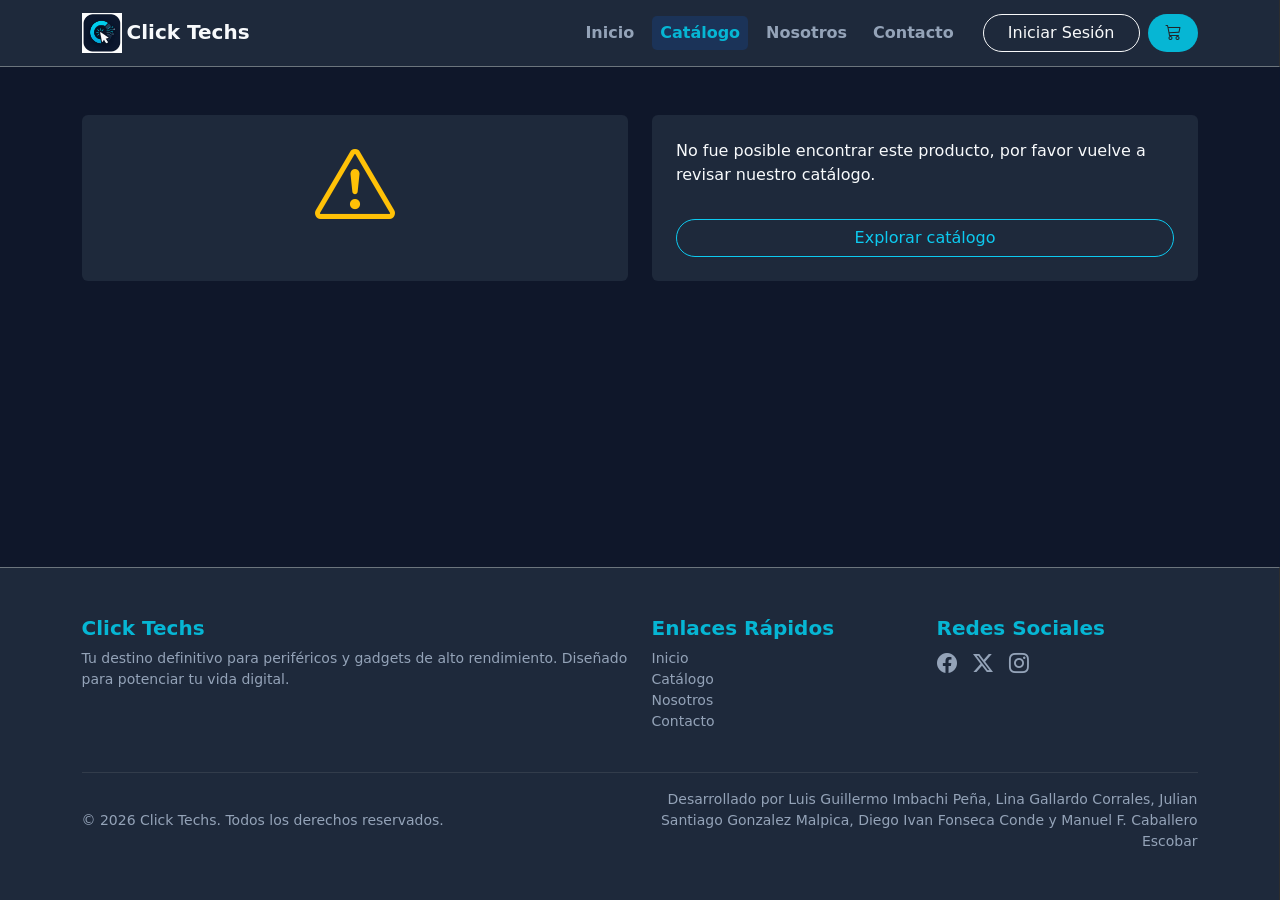
<file: html/catalogo/product.html>
<!doctype html>
<html lang="es">

<head>
    <meta charset="UTF-8" />
    <meta name="viewport" content="width=device-width, initial-scale=1.0" />
    <title>Producto | Click Techs</title>
    <link href="https://cdn.jsdelivr.net/npm/bootstrap@5.3.3/dist/css/bootstrap.min.css" rel="stylesheet" />
    <link href="https://cdn.jsdelivr.net/npm/bootstrap-icons@1.11.3/font/bootstrap-icons.min.css" rel="stylesheet" />
    <link rel="stylesheet" href="../../css/styles.css" />
    <link rel="icon" type="image/x-icon" href="../../img/icon/icono.ico" />
</head>

<body class="d-flex flex-column min-vh-100">
    <nav class="navbar navbar-custom navbar-expand-lg border-bottom border-secondary sticky-top">
        <div class="container">
            <a class="navbar-brand fw-bold text-color-principal" href="../home/index.html">
                <img src="../../img/icono.png" alt="icono_sin_fondo" class="nav_icon" />Click Techs
            </a>
            <button class="navbar-toggler bg-resaltar text-color-secundario" type="button" data-bs-toggle="collapse"
                data-bs-target="#navbarNav" aria-controls="navbarNav" aria-expanded="false"
                aria-label="Toggle navigation">
                <i class="bi bi-list text-white fs-1"></i>
            </button>
            <div class="collapse navbar-collapse" id="navbarNav">
                <ul class="navbar-nav ms-auto mb-2 mb-lg-0">
                    <li class="nav-item">
                        <a class="nav-link fw-bold" href="../home/index.html">Inicio</a>
                    </li>
                    <li class="nav-item">
                        <a class="nav-link fw-bold active" aria-current="page" href="../catalogo/index.html">Catálogo</a>
                    </li>
                    <li class="nav-item">
                        <a class="nav-link fw-bold" href="../about/index.html">Nosotros</a>
                    </li>
                    <li class="nav-item">
                        <a class="nav-link fw-bold" href="../contact/index.html">Contacto</a>
                    </li>
                </ul>
                <div class="d-flex ms-lg-3 align-items-end">
                    <div>
                        <span style="font-size:12px;" id="nombreUsuario"></span>
                        <div>
                            <a href="../login/index.html" id="inicioSesion" class="btn btn-outline-light rounded-pill px-4 me-2">Iniciar Sesión</a>
                        </div>   
                    </div>   
                    <a href="#" class="btn bg-resaltar fw-bold rounded-pill px-3 position-relative" onclick="abrirCarrito(); return false;" aria-label="Carrito de compras" title="Carrito">
                        <i class="bi bi-cart3"></i>
                        <span class="badge-carrito position-absolute top-0 start-100 translate-middle badge rounded-pill bg-danger d-none">0</span>
                    </a>
                </div>
            </div>
        </div>
    </nav>
    <main class="container my-5">
        <div class="row g-4 mb-5">
            <section class="col-12 col-lg-6">
                <div id="card-images" class="card bg-secundario-suave p-4 border-0 h-100">
                    
                </div>
            </section>

            <section class="col-12 col-lg-6">
                <div id="card-info" class="card bg-secundario-suave p-4 border-0 h-100 text-color-principal">
                    
                </div>
            </section>

        </div>
    </main>

    <footer class="footer footer-custom text-color-alternativo py-5 border-top border-secondary mt-auto">
        <div class="container">
            <div class="row g-4 mb-4">
                <div class="col-md-6">
                    <h5 class="text-color-resaltar fw-bold">Click Techs</h5>
                    <p class="small text-color-alternativo">
                        Tu destino definitivo para periféricos y gadgets de alto
                        rendimiento. Diseñado para potenciar tu vida digital.
                    </p>
                </div>
                <div class="col-md-3">
                    <h5 class="text-color-resaltar fw-bold">Enlaces Rápidos</h5>
                    <ul class="list-unstyled small">
                        <li>
                            <a href="../home/index.html" class="text-color-alternativo text-decoration-none">Inicio</a>
                        </li>
                        <li>
                            <a href="../catalogo/index.html"
                                class="text-color-alternativo text-decoration-none">Catálogo</a>
                        </li>
                        <li>
                            <a href="../about/index.html"
                                class="text-color-alternativo text-decoration-none">Nosotros</a>
                        </li>
                        <li>
                            <a href="../contact/index.html"
                                class="text-color-alternativo text-decoration-none">Contacto</a>
                        </li>
                    </ul>
                </div>
                <div class="col-md-3">
                    <h5 class="text-color-resaltar fw-bold">Redes Sociales</h5>
                    <div class="d-flex gap-3 mt-2">
                        <a href="#" class="text-color-alternativo"><i class="bi bi-facebook fs-5"></i></a>
                        <a href="#" class="text-color-alternativo"><i class="bi bi-twitter-x fs-5"></i></a>
                        <a href="#" class="text-color-alternativo"><i class="bi bi-instagram fs-5"></i></a>
                    </div>
                </div>
            </div>
            <hr class="border-secondary" />
            <div class="row align-items-center">
                <div class="col-md-6 text-center text-md-start">
                    <p class="small mb-0">
                        &copy; 2026 Click Techs. Todos los derechos reservados.
                    </p>
                </div>
                <div class="col-md-6 text-center text-md-end">
                    <p class="small mb-0">
                        Desarrollado por Luis Guillermo Imbachi Peña, Lina Gallardo
                        Corrales, Julian Santiago Gonzalez Malpica, Diego Ivan Fonseca
                        Conde y Manuel F. Caballero Escobar
                    </p>
                </div>
            </div>
        </div>
    </footer>

    <script src="https://cdn.jsdelivr.net/npm/bootstrap@5.3.3/dist/js/bootstrap.bundle.min.js"></script>
    <script src="../../js/config.js"></script>
    <script src="../../data/productos.js"></script>
    <script src="../../js/carrito.js"></script>
    <script src="../../js/products.js"></script>
    <script src="../../js/sesion.js"></script>

</body>

</html>
</file>
<file: css/styles.css>
*{
    box-sizing: border-box;
    margin: 0;
    padding: 0;
}

body{
    background: #0F172A !important;
    color: #F8FAFC !important;
}

.nav_icon {
    max-width: 40px;
    margin-right: 5px;
}

.form-control:focus, .form-select:focus {
  border-color: #00f2fe;
  box-shadow: 0 0 10px rgba(0, 242, 254, 0.25);
  background-color: #0b0b0b !important;
}

.auth-card {
  background: rgba(0, 0, 0, 0.6);
  backdrop-filter: blur(10px);
  border: 1px solid rgba(255, 255, 255, 0.1);
}

.auth-card a:hover {
  text-decoration: underline !important;
}

.auth-link {
  cursor: pointer;
  position: relative;
  z-index: 5;
}

.navbar-custom, .footer-custom{
    background: #1E293B !important;
    border-right: 1px solid #2d2d2d !important;
}
.navbar-custom .d-flex.ms-lg-3 {
    align-items: center !important;
}
.navbar-custom .nav-link{
    color: #94A3B8;
    margin: 5px;
    padding: 5px;
    border-radius: 5px;
    transition: all 0.2s ease;
}

.navbar-custom .nav-link:hover,
.navbar-custom .nav-link.active{
    color: #F8FAFC;
    background: rgba(13, 110, 253, 0.15);
}

.navbar-custom .nav-link.active{
    color: #06B6D4;
}

/* //Color de texto resaltado */

.text-color-resaltar{
    color: #06b6d4 !important;
}
.text-color-alternativo{
    color: #94a3b8 !important;
}
.text-color-principal{
    color: #f8fafc !important;
}
.text-color-secundario{
    color: #1E293B !important;
}
/* Cambiar el color de fondo del input buscar */
input[type="text"]::placeholder,
input[type="number"]::placeholder,
input[type="email"]::placeholder,
textarea::placeholder{
    color: #94A3B8 !important;
    opacity: 0.8 !important;
}

/*cambiar color de fondo inputs*/

.bg-secundario{
    background-color: #0F172A !important;
}
.bg-secundario-suave{
    background-color: #1E293B !important;
}
.bg-resaltar{
    background-color: #06B6D4 !important;
}

/* Tarjetas de producto - Tienda */

.card-producto {
    background: #1E293B;
    border: 1px solid #2d2d2d;
    transition: transform 0.3s ease, border-color 0.3s ease, box-shadow 0.3s ease;
}

.card-producto:hover {
    transform: translateY(-6px);
    border-color: #06B6D4;
    box-shadow: 0 8px 25px rgba(6, 182, 212, 0.15);
}

.card-producto .card-body {
    background: #1E293B;
    padding: 1rem;
}

.card-producto .card-img-top {
    background-color: #F8FAFC;
    border-bottom: 1px solid #2d2d2d;
    padding: 5px;
    object-fit: contain !important;
}

#filtroCategorias .btn.active {
    background: #06B6D4;
    border-color: #06B6D4;
    color: #fff;
}

#filtroCategorias .btn:hover:not(.active) {
    background: rgba(6, 182, 212, 0.15);
    border-color: #06B6D4;
    color: #06B6D4;
}

.offcanvas-carrito {
    background: #1E293B !important;
    border-left: 1px solid #2d2d2d !important;
    max-width: 420px;
    width: 100%;
}

.offcanvas-carrito .offcanvas-header {
    background: #0F172A;
    padding: 1.1rem 1.25rem;
}

.carrito-item {
    padding: 1rem 1.25rem;
    border-bottom: 1px solid rgba(45, 45, 45, 0.6);
    transition: background 0.2s ease;
}

.carrito-item:hover {
    background: rgba(6, 182, 212, 0.04);
}

.carrito-item-img {
    width: 58px;
    height: 58px;
    object-fit: cover;
    border-radius: 10px;
    background: #F8FAFC;
    border: 1px solid #2d2d2d;
    flex-shrink: 0;
}

.carrito-item-img-placeholder {
    display: flex;
    align-items: center;
    justify-content: center;
    background: #0F172A;
}

.controles-cantidad {
    display: flex;
    align-items: center;
    border: 1px solid #2d2d2d;
    border-radius: 8px;
    overflow: hidden;
}

.controles-cantidad button {
    background: transparent;
    border: none;
    color: #06B6D4;
    padding: 3px 10px;
    font-size: 1rem;
    cursor: pointer;
    transition: background 0.2s ease;
    line-height: 1;
}

.controles-cantidad button:hover {
    background: rgba(6, 182, 212, 0.18);
}

.controles-cantidad span {
    color: #F8FAFC;
    padding: 3px 12px;
    font-weight: 600;
    min-width: 32px;
    text-align: center;
    border-left: 1px solid #2d2d2d;
    border-right: 1px solid #2d2d2d;
    font-size: 0.9rem;
}

.carrito-footer {
    background: #0F172A;
    border-top: 1px solid #2d2d2d;
    padding: 1.1rem 1.25rem;
}

.carrito-vacio {
    display: flex;
    flex-direction: column;
    align-items: center;
    justify-content: center;
    height: 100%;
    padding: 2.5rem 1.5rem;
}

.toast-carrito-container {
    position: fixed;
    top: 1rem;
    right: 1rem;
    z-index: 1090;
}

@keyframes pulseBadge {
    0% { transform: translate(-50%, -50%) scale(1); }
    50% { transform: translate(-50%, -50%) scale(1.35); }
    100% { transform: translate(-50%, -50%) scale(1); }
}

.badge-carrito.pulse-badge {
    animation: pulseBadge 0.35s ease;
}

.bg-white-img {
    background: white;
}

.promo-top-banner {
    position: relative;
    overflow: hidden;
    padding: 10px 20px;
    display: flex;
    align-items: center;
    justify-content: center;
    animation: bannerSlideIn 0.5s ease;
}

.promo-top-banner.closing {
    animation: bannerSlideOut 0.4s ease forwards;
}

.promo-top-banner-bg {
    position: absolute;
    inset: 0;
    background: linear-gradient(90deg, #06B6D4, #8B5CF6, #EC4899, #f59e0b, #06B6D4);
    background-size: 300% 100%;
    animation: bannerGradient 6s linear infinite;
}

@keyframes bannerGradient {
    0% { background-position: 0% 50%; }
    100% { background-position: 300% 50%; }
}

@keyframes bannerSlideIn {
    from { max-height: 0; padding: 0 20px; opacity: 0; }
    to { max-height: 60px; padding: 10px 20px; opacity: 1; }
}

@keyframes bannerSlideOut {
    from { max-height: 60px; padding: 10px 20px; opacity: 1; }
    to { max-height: 0; padding: 0 20px; opacity: 0; }
}

.promo-top-banner-content {
    position: relative;
    z-index: 2;
    display: flex;
    align-items: center;
    gap: 12px;
    flex-wrap: wrap;
    justify-content: center;
}

.promo-top-banner-icon {
    font-size: 1.1rem;
    color: #fff;
    animation: iconBounce 2s ease infinite;
}

@keyframes iconBounce {
    0%, 100% { transform: scale(1); }
    50% { transform: scale(1.25) rotate(-10deg); }
}

.promo-top-banner-text {
    color: #fff;
    font-size: 0.88rem;
    letter-spacing: 0.3px;
}

.promo-top-banner-btn {
    display: inline-flex;
    align-items: center;
    gap: 5px;
    padding: 4px 16px;
    background: rgba(255, 255, 255, 0.2);
    backdrop-filter: blur(4px);
    border: 1px solid rgba(255, 255, 255, 0.35);
    border-radius: 100px;
    color: #fff;
    font-size: 0.78rem;
    font-weight: 700;
    text-decoration: none;
    transition: all 0.3s ease;
    white-space: nowrap;
}

.promo-top-banner-btn:hover {
    background: #fff;
    color: #0F172A;
    border-color: #fff;
}

.promo-top-banner-close {
    position: relative;
    z-index: 2;
    background: none;
    border: none;
    color: rgba(255, 255, 255, 0.7);
    cursor: pointer;
    padding: 4px 8px;
    font-size: 0.8rem;
    transition: color 0.2s;
    margin-left: 12px;
}

.promo-top-banner-close:hover {
    color: #fff;
}

@media (max-width: 575px) {
    .promo-top-banner-text {
        font-size: 0.78rem;
    }
    .promo-top-banner-btn {
        font-size: 0.72rem;
        padding: 3px 12px;
    }
}

.promo-modal-overlay {
    position: fixed;
    inset: 0;
    background: rgba(0, 0, 0, 0.6);
    backdrop-filter: blur(6px);
    z-index: 9999;
    display: flex;
    align-items: center;
    justify-content: center;
    opacity: 0;
    visibility: hidden;
    transition: all 0.4s ease;
    padding: 1rem;
}

.promo-modal-overlay.visible {
    opacity: 1;
    visibility: visible;
}

.promo-modal-overlay.closing {
    opacity: 0;
    visibility: hidden;
}

.promo-modal {
    position: relative;
    background: #1E293B;
    border: 1px solid rgba(6, 182, 212, 0.2);
    border-radius: 24px;
    max-width: 420px;
    width: 100%;
    overflow: hidden;
    transform: scale(0.85) translateY(30px);
    transition: transform 0.4s cubic-bezier(0.34, 1.56, 0.64, 1);
}

.promo-modal-overlay.visible .promo-modal {
    transform: scale(1) translateY(0);
}

.promo-modal-overlay.closing .promo-modal {
    transform: scale(0.85) translateY(30px);
}

.promo-modal-close {
    position: absolute;
    top: 16px;
    right: 16px;
    background: rgba(148, 163, 184, 0.1);
    border: none;
    color: #94A3B8;
    width: 36px;
    height: 36px;
    border-radius: 50%;
    cursor: pointer;
    font-size: 0.85rem;
    transition: all 0.2s;
    z-index: 3;
    display: flex;
    align-items: center;
    justify-content: center;
}

.promo-modal-close:hover {
    background: rgba(239, 68, 68, 0.15);
    color: #ef4444;
}

.promo-modal-glow {
    position: absolute;
    top: -60px;
    left: 50%;
    transform: translateX(-50%);
    width: 200px;
    height: 200px;
    background: radial-gradient(circle, rgba(6, 182, 212, 0.25) 0%, transparent 70%);
    border-radius: 50%;
    filter: blur(30px);
    pointer-events: none;
    animation: modalGlowPulse 3s ease-in-out infinite;
}

@keyframes modalGlowPulse {
    0%, 100% { opacity: 0.6; transform: translateX(-50%) scale(1); }
    50% { opacity: 1; transform: translateX(-50%) scale(1.15); }
}

.promo-modal-body {
    position: relative;
    z-index: 2;
    padding: 3rem 2rem 2rem;
    text-align: center;
}

.promo-modal-icon-wrap {
    width: 72px;
    height: 72px;
    margin: 0 auto 1.25rem;
    background: linear-gradient(135deg, #06B6D4, #8B5CF6);
    border-radius: 20px;
    display: flex;
    align-items: center;
    justify-content: center;
    font-size: 1.8rem;
    color: white;
    animation: modalIconPop 0.6s ease 0.4s both;
    box-shadow: 0 8px 30px rgba(6, 182, 212, 0.3);
}

@keyframes modalIconPop {
    from { transform: scale(0) rotate(-20deg); }
    to { transform: scale(1) rotate(0); }
}

.promo-modal-title {
    font-size: 1.6rem;
    font-weight: 800;
    color: #F8FAFC;
    margin-bottom: 0.75rem;
}

.promo-modal-text {
    color: #94A3B8;
    font-size: 0.92rem;
    line-height: 1.6;
    margin-bottom: 1.25rem;
}

.promo-modal-text strong {
    color: #06B6D4;
}

.promo-modal-code {
    display: flex;
    align-items: center;
    justify-content: center;
    gap: 10px;
    background: #0F172A;
    border: 1px dashed rgba(6, 182, 212, 0.4);
    border-radius: 12px;
    padding: 12px 20px;
    margin-bottom: 1.5rem;
}

.promo-modal-code span {
    font-size: 1.2rem;
    font-weight: 800;
    color: #06B6D4;
    letter-spacing: 2px;
    font-family: 'Courier New', monospace;
}

.promo-modal-copy {
    background: none;
    border: none;
    color: #64748B;
    cursor: pointer;
    font-size: 1rem;
    padding: 4px;
    transition: all 0.2s;
}

.promo-modal-copy:hover {
    color: #06B6D4;
}

.promo-modal-cta {
    display: inline-flex;
    align-items: center;
    gap: 8px;
    width: 100%;
    justify-content: center;
    padding: 14px 32px;
    background: linear-gradient(135deg, #06B6D4, #0891b2);
    color: #0F172A;
    font-weight: 700;
    border-radius: 100px;
    text-decoration: none;
    font-size: 0.95rem;
    transition: all 0.3s ease;
    box-shadow: 0 4px 20px rgba(6, 182, 212, 0.3);
    margin-bottom: 0.75rem;
}

.promo-modal-cta:hover {
    transform: translateY(-2px);
    box-shadow: 0 8px 30px rgba(6, 182, 212, 0.5);
    color: #0F172A;
}

.promo-modal-skip {
    background: none;
    border: none;
    color: #64748B;
    font-size: 0.82rem;
    cursor: pointer;
    padding: 6px 16px;
    transition: color 0.2s;
}

.promo-modal-skip:hover {
    color: #F8FAFC;
}

.min-vh-75 {
    min-height: 75vh;
}

.hero-section {
    position: relative;
    overflow: hidden;
    padding: 5rem 0 3rem;
    background: linear-gradient(135deg, #0F172A 0%, #1a1040 50%, #0F172A 100%);
}

.hero-particles {
    position: absolute;
    inset: 0;
    z-index: 1;
    pointer-events: none;
}

.particle {
    position: absolute;
    background: rgba(6, 182, 212, 0.4);
    border-radius: 50%;
    animation: floatParticle linear infinite;
}

@keyframes floatParticle {
    0%, 100% { opacity: 0; transform: translateY(0) scale(1); }
    25% { opacity: 1; }
    75% { opacity: 0.6; }
    100% { opacity: 0; transform: translateY(-120px) scale(0.3); }
}

.hero-badge {
    display: inline-flex;
    align-items: center;
    gap: 6px;
    background: rgba(6, 182, 212, 0.12);
    border: 1px solid rgba(6, 182, 212, 0.3);
    color: #06B6D4;
    padding: 6px 16px;
    border-radius: 100px;
    font-size: 0.85rem;
    font-weight: 600;
    margin-bottom: 1.5rem;
    animation: fadeInUp 0.6s ease;
}

.hero-title {
    font-size: 3.5rem;
    font-weight: 800;
    color: #F8FAFC;
    line-height: 1.1;
    margin-bottom: 1.25rem;
    animation: fadeInUp 0.6s ease 0.1s both;
}

.hero-gradient-text {
    background: linear-gradient(135deg, #06B6D4, #8B5CF6, #EC4899);
    -webkit-background-clip: text;
    -webkit-text-fill-color: transparent;
    background-clip: text;
}

.hero-subtitle {
    color: #94A3B8;
    font-size: 1.15rem;
    max-width: 480px;
    line-height: 1.6;
    margin-bottom: 2rem;
    animation: fadeInUp 0.6s ease 0.2s both;
}

.hero-actions {
    display: flex;
    gap: 1rem;
    flex-wrap: wrap;
    margin-bottom: 3rem;
    animation: fadeInUp 0.6s ease 0.3s both;
}

.btn-hero-primary {
    display: inline-flex;
    align-items: center;
    padding: 14px 32px;
    background: linear-gradient(135deg, #06B6D4, #0891b2);
    color: #0F172A;
    font-weight: 700;
    border-radius: 100px;
    text-decoration: none;
    font-size: 0.95rem;
    transition: all 0.3s ease;
    box-shadow: 0 4px 20px rgba(6, 182, 212, 0.3);
}

.btn-hero-primary:hover {
    transform: translateY(-2px);
    box-shadow: 0 8px 30px rgba(6, 182, 212, 0.5);
    color: #0F172A;
}

.btn-hero-secondary {
    display: inline-flex;
    align-items: center;
    padding: 14px 32px;
    background: transparent;
    color: #F8FAFC;
    font-weight: 600;
    border: 1px solid rgba(248, 250, 252, 0.2);
    border-radius: 100px;
    text-decoration: none;
    font-size: 0.95rem;
    transition: all 0.3s ease;
}

.btn-hero-secondary:hover {
    border-color: #06B6D4;
    color: #06B6D4;
    background: rgba(6, 182, 212, 0.08);
}

.hero-stats {
    display: flex;
    align-items: center;
    gap: 2rem;
    animation: fadeInUp 0.6s ease 0.4s both;
}

.hero-stat {
    display: flex;
    flex-direction: column;
    color: #F8FAFC;
    font-size: 1.8rem;
    font-weight: 800;
}

.hero-stat-label {
    font-size: 0.8rem;
    color: #94A3B8;
    font-weight: 500;
    margin-top: 2px;
}

.hero-stat-divider {
    width: 1px;
    height: 40px;
    background: rgba(148, 163, 184, 0.2);
}

.hero-product-showcase {
    position: relative;
    display: flex;
    align-items: center;
    justify-content: center;
}

.hero-glow {
    position: absolute;
    width: 350px;
    height: 350px;
    background: radial-gradient(circle, rgba(6, 182, 212, 0.2) 0%, transparent 70%);
    border-radius: 50%;
    filter: blur(40px);
    animation: pulseGlow 4s ease-in-out infinite;
}

@keyframes pulseGlow {
    0%, 100% { transform: scale(1); opacity: 0.6; }
    50% { transform: scale(1.2); opacity: 1; }
}

.hero-image {
    max-width: 85%;
    max-height: 380px;
    height: auto;
    position: relative;
    z-index: 2;
    filter: drop-shadow(0 0 35px rgba(6, 182, 212, 0.45));
}

@keyframes fadeInUp {
    from { opacity: 0; transform: translateY(30px); }
    to { opacity: 1; transform: translateY(0); }
}

.section-header {
    display: flex;
    justify-content: space-between;
    align-items: flex-end;
    margin-bottom: 2.5rem;
}

.section-tag {
    display: inline-flex;
    align-items: center;
    gap: 6px;
    color: #06B6D4;
    font-size: 0.85rem;
    font-weight: 600;
    text-transform: uppercase;
    letter-spacing: 1px;
    margin-bottom: 0.5rem;
}

.section-title {
    font-size: 2rem;
    font-weight: 800;
    color: #F8FAFC;
    margin: 0;
}

.ver-todo-link {
    color: #06B6D4;
    text-decoration: none;
    font-weight: 600;
    font-size: 0.95rem;
    display: inline-flex;
    align-items: center;
    gap: 6px;
    transition: all 0.3s ease;
    white-space: nowrap;
}

.ver-todo-link:hover {
    color: #22d3ee;
    gap: 10px;
}

.carousel-wrapper {
    position: relative;
    display: flex;
    align-items: center;
    gap: 12px;
}

.carousel-track-container {
    overflow: hidden;
    width: 100%;
}

.carousel-track {
    display: flex;
    gap: 24px;
    transition: transform 0.5s cubic-bezier(0.25, 0.46, 0.45, 0.94);
}

.carousel-slide {
    flex: 0 0 calc((100% - 72px) / 4);
    min-width: 0;
}

@media (max-width: 1199px) {
    .carousel-slide { flex: 0 0 calc((100% - 48px) / 3); }
}
@media (max-width: 991px) {
    .carousel-slide { flex: 0 0 calc((100% - 24px) / 2); }
}
@media (max-width: 575px) {
    .carousel-slide { flex: 0 0 100%; }
}

.carousel-btn {
    flex-shrink: 0;
    width: 44px;
    height: 44px;
    border-radius: 50%;
    border: 1px solid rgba(148, 163, 184, 0.2);
    background: rgba(30, 41, 59, 0.8);
    backdrop-filter: blur(8px);
    color: #F8FAFC;
    font-size: 1.1rem;
    cursor: pointer;
    transition: all 0.3s ease;
    display: flex;
    align-items: center;
    justify-content: center;
}

.carousel-btn:hover {
    background: #06B6D4;
    border-color: #06B6D4;
    color: #0F172A;
}

.carousel-dots {
    display: flex;
    justify-content: center;
    gap: 8px;
    margin-top: 2rem;
}

.carousel-dot {
    width: 10px;
    height: 10px;
    border-radius: 50%;
    border: none;
    background: rgba(148, 163, 184, 0.3);
    cursor: pointer;
    transition: all 0.3s ease;
    padding: 0;
}

.carousel-dot.active {
    background: #06B6D4;
    width: 28px;
    border-radius: 100px;
}

.product-card-carousel {
    background: #1E293B;
    border: 1px solid rgba(148, 163, 184, 0.1);
    border-radius: 16px;
    overflow: hidden;
    transition: all 0.4s ease;
    position: relative;
    height: 100%;
}

.product-card-carousel:hover {
    transform: translateY(-8px);
    border-color: rgba(6, 182, 212, 0.4);
    box-shadow: 0 20px 40px rgba(6, 182, 212, 0.1);
}

.product-card-badge {
    position: absolute;
    top: 12px;
    left: 12px;
    background: linear-gradient(135deg, #f97316, #ef4444);
    color: white;
    font-size: 0.7rem;
    font-weight: 700;
    padding: 4px 12px;
    border-radius: 100px;
    z-index: 2;
    text-transform: uppercase;
    letter-spacing: 0.5px;
}

.product-card-img-wrap {
    background: #F8FAFC;
    padding: 20px;
    display: flex;
    align-items: center;
    justify-content: center;
    height: 180px;
    overflow: hidden;
}

.product-card-img-wrap img {
    max-width: 100%;
    max-height: 140px;
    object-fit: contain;
    transition: transform 0.5s ease;
}

.product-card-carousel:hover .product-card-img-wrap img {
    transform: scale(1.08);
}

.product-card-info {
    padding: 1.25rem;
}

.product-card-category {
    font-size: 0.75rem;
    color: #06B6D4;
    font-weight: 600;
    text-transform: uppercase;
    letter-spacing: 1px;
}

.product-card-name {
    font-size: 1rem;
    font-weight: 700;
    color: #F8FAFC;
    margin: 0.4rem 0;
    line-height: 1.3;
    display: -webkit-box;
    -webkit-line-clamp: 2;
    -webkit-box-orient: vertical;
    overflow: hidden;
}

.product-card-desc {
    font-size: 0.8rem;
    color: #94A3B8;
    line-height: 1.5;
    display: -webkit-box;
    -webkit-line-clamp: 2;
    -webkit-box-orient: vertical;
    overflow: hidden;
    margin-bottom: 1rem;
}

.product-card-footer {
    display: flex;
    justify-content: space-between;
    align-items: center;
}

.product-card-price {
    font-size: 1.2rem;
    font-weight: 800;
    color: #06B6D4;
}

.product-card-btn {
    width: 42px;
    height: 42px;
    border-radius: 12px;
    border: none;
    background: rgba(6, 182, 212, 0.12);
    color: #06B6D4;
    font-size: 1.1rem;
    cursor: pointer;
    transition: all 0.3s ease;
    display: flex;
    align-items: center;
    justify-content: center;
}

.product-card-btn:hover {
    background: #06B6D4;
    color: #0F172A;
    transform: scale(1.1);
}

.categorias-grid {
    display: grid;
    grid-template-columns: repeat(auto-fill, minmax(150px, 1fr));
    gap: 1.25rem;
}

.categoria-card {
    display: flex;
    flex-direction: column;
    align-items: center;
    text-align: center;
    padding: 2rem 1rem;
    background: #1E293B;
    border: 1px solid rgba(148, 163, 184, 0.08);
    border-radius: 16px;
    text-decoration: none;
    transition: all 0.4s ease;
}

.categoria-card:hover {
    transform: translateY(-6px);
    border-color: rgba(6, 182, 212, 0.3);
    box-shadow: 0 12px 30px rgba(0,0,0,0.3);
}

.categoria-icon {
    width: 56px;
    height: 56px;
    border-radius: 14px;
    display: flex;
    align-items: center;
    justify-content: center;
    font-size: 1.4rem;
    color: white;
    margin-bottom: 0.75rem;
}

.categoria-name {
    font-size: 0.95rem;
    font-weight: 700;
    color: #F8FAFC;
    margin-bottom: 0.25rem;
}

.categoria-count {
    font-size: 0.78rem;
    color: #94A3B8;
}

.vendido-card {
    background: #1E293B;
    border: 1px solid rgba(148, 163, 184, 0.08);
    border-radius: 16px;
    overflow: hidden;
    position: relative;
    transition: all 0.4s ease;
    animation: fadeInUp 0.6s ease both;
    height: 100%;
}

.vendido-card:hover {
    transform: translateY(-6px);
    border-color: rgba(6, 182, 212, 0.3);
    box-shadow: 0 16px 40px rgba(6, 182, 212, 0.1);
}

.vendido-rank {
    position: absolute;
    top: 12px;
    right: 12px;
    background: linear-gradient(135deg, #f59e0b, #d97706);
    color: white;
    font-size: 0.75rem;
    font-weight: 800;
    width: 32px;
    height: 32px;
    border-radius: 50%;
    display: flex;
    align-items: center;
    justify-content: center;
    z-index: 2;
}

.vendido-img-wrap {
    background: #F8FAFC;
    padding: 16px;
    display: flex;
    align-items: center;
    justify-content: center;
    height: 160px;
}

.vendido-img-wrap img {
    max-width: 100%;
    max-height: 130px;
    object-fit: contain;
    transition: transform 0.4s ease;
}

.vendido-card:hover .vendido-img-wrap img {
    transform: scale(1.06);
}

.vendido-info {
    padding: 1rem;
}

.vendido-category {
    font-size: 0.7rem;
    color: #06B6D4;
    font-weight: 600;
    text-transform: uppercase;
    letter-spacing: 1px;
}

.vendido-name {
    font-size: 0.9rem;
    font-weight: 700;
    color: #F8FAFC;
    margin: 0.3rem 0 0.75rem;
    display: -webkit-box;
    -webkit-line-clamp: 2;
    -webkit-box-orient: vertical;
    overflow: hidden;
    line-height: 1.3;
}

.vendido-footer {
    display: flex;
    justify-content: space-between;
    align-items: center;
    flex-wrap: wrap;
    gap: 0.5rem;
}

.vendido-price {
    font-size: 1.1rem;
    font-weight: 800;
    color: #06B6D4;
}

.vendido-btn {
    border: none;
    background: rgba(6, 182, 212, 0.12);
    color: #06B6D4;
    font-size: 0.78rem;
    font-weight: 600;
    padding: 6px 14px;
    border-radius: 100px;
    cursor: pointer;
    transition: all 0.3s ease;
    display: inline-flex;
    align-items: center;
    gap: 4px;
}

.vendido-btn:hover {
    background: #06B6D4;
    color: #0F172A;
}

.promo-banner {
    background: linear-gradient(135deg, #0c4a6e 0%, #164e63 50%, #1e3a5f 100%);
    border: 1px solid rgba(6, 182, 212, 0.2);
    border-radius: 24px;
    padding: 3rem;
    display: flex;
    justify-content: space-between;
    align-items: center;
    overflow: hidden;
    position: relative;
}

.promo-content {
    max-width: 500px;
    position: relative;
    z-index: 2;
}

.promo-tag {
    display: inline-flex;
    align-items: center;
    gap: 6px;
    background: rgba(6, 182, 212, 0.15);
    border: 1px solid rgba(6, 182, 212, 0.3);
    color: #06B6D4;
    padding: 6px 16px;
    border-radius: 100px;
    font-size: 0.8rem;
    font-weight: 600;
    margin-bottom: 1rem;
}

.promo-title {
    font-size: 1.8rem;
    font-weight: 800;
    color: #F8FAFC;
    margin-bottom: 0.75rem;
}

.promo-text {
    color: #94A3B8;
    font-size: 1rem;
    margin-bottom: 1.5rem;
}

.promo-visual {
    font-size: 8rem;
    color: rgba(6, 182, 212, 0.08);
    position: relative;
    z-index: 1;
}

.section-populares,
.section-categorias,
.section-vendidos,
.section-banner {
    position: relative;
}

.section-categorias {
    background: rgba(30, 41, 59, 0.3);
}

@media (max-width: 767px) {
    .hero-title {
        font-size: 2.2rem;
    }
    .hero-stats {
        gap: 1rem;
    }
    .hero-stat {
        font-size: 1.3rem;
    }
    .section-header {
        flex-direction: column;
        align-items: flex-start;
        gap: 0.75rem;
    }
    .promo-banner {
        padding: 2rem;
        flex-direction: column;
        text-align: center;
    }
    .promo-visual {
        font-size: 5rem;
    }
    .carousel-btn {
        display: none;
    }
}

.catalogo-hero {
    padding: 3.5rem 0 2.5rem;
    background: linear-gradient(135deg, #0F172A 0%, #1a1040 50%, #0F172A 100%);
    position: relative;
}

.catalogo-hero-content {
    text-align: center;
    max-width: 640px;
    margin: 0 auto;
}

.catalogo-hero-title {
    font-size: 2.8rem;
    font-weight: 800;
    color: #F8FAFC;
    margin-bottom: 0.5rem;
}

.catalogo-hero-sub {
    color: #94A3B8;
    font-size: 1.05rem;
    margin-bottom: 2rem;
}

.catalogo-search-wrap {
    position: relative;
    max-width: 540px;
    margin: 0 auto;
}

.catalogo-search-icon {
    position: absolute;
    left: 20px;
    top: 50%;
    transform: translateY(-50%);
    color: #64748B;
    font-size: 1.1rem;
    pointer-events: none;
}

.catalogo-search-input {
    width: 100%;
    padding: 16px 50px 16px 50px;
    background: #1E293B;
    border: 1px solid rgba(148, 163, 184, 0.15);
    border-radius: 100px;
    color: #F8FAFC;
    font-size: 0.95rem;
    outline: none;
    transition: all 0.3s ease;
}

.catalogo-search-input:focus {
    border-color: #06B6D4;
    box-shadow: 0 0 0 3px rgba(6, 182, 212, 0.15);
}

.catalogo-search-input::placeholder {
    color: #64748B !important;
}

.catalogo-search-clear {
    position: absolute;
    right: 16px;
    top: 50%;
    transform: translateY(-50%);
    background: none;
    border: none;
    color: #94A3B8;
    cursor: pointer;
    padding: 4px;
    font-size: 0.85rem;
    transition: color 0.2s;
}

.catalogo-search-clear:hover {
    color: #F8FAFC;
}

.catalogo-body {
    padding: 2rem 0 4rem;
}

.catalogo-toolbar {
    display: flex;
    justify-content: space-between;
    align-items: center;
    flex-wrap: wrap;
    gap: 1rem;
    margin-bottom: 1.5rem;
    padding-bottom: 1rem;
    border-bottom: 1px solid rgba(148, 163, 184, 0.1);
}

.catalogo-toolbar-left,
.catalogo-toolbar-right {
    display: flex;
    align-items: center;
    gap: 1rem;
}

.catalogo-filter-toggle {
    display: none;
    align-items: center;
    gap: 6px;
    padding: 8px 18px;
    background: #1E293B;
    border: 1px solid rgba(148, 163, 184, 0.15);
    border-radius: 10px;
    color: #F8FAFC;
    font-weight: 600;
    font-size: 0.9rem;
    cursor: pointer;
    transition: all 0.3s ease;
}

.catalogo-filter-toggle.active {
    background: rgba(6, 182, 212, 0.12);
    border-color: #06B6D4;
    color: #06B6D4;
}

.catalogo-results-count {
    color: #94A3B8;
    font-size: 0.9rem;
}

.catalogo-sort-wrap {
    display: flex;
    align-items: center;
    gap: 8px;
}

.catalogo-sort-label {
    color: #94A3B8;
    font-size: 0.85rem;
    white-space: nowrap;
}

.catalogo-sort-select {
    background: #1E293B;
    border: 1px solid rgba(148, 163, 184, 0.15);
    border-radius: 10px;
    color: #F8FAFC;
    padding: 8px 14px;
    font-size: 0.85rem;
    outline: none;
    cursor: pointer;
    transition: border-color 0.3s;
}

.catalogo-sort-select:focus {
    border-color: #06B6D4;
}

.catalogo-sort-select option {
    background: #1E293B;
    color: #F8FAFC;
}

.catalogo-view-toggle {
    display: flex;
    border: 1px solid rgba(148, 163, 184, 0.15);
    border-radius: 10px;
    overflow: hidden;
}

.catalogo-view-btn {
    background: transparent;
    border: none;
    color: #64748B;
    padding: 8px 12px;
    cursor: pointer;
    font-size: 1rem;
    transition: all 0.2s;
}

.catalogo-view-btn.active {
    background: rgba(6, 182, 212, 0.12);
    color: #06B6D4;
}

.catalogo-view-btn:hover:not(.active) {
    color: #F8FAFC;
}

.catalogo-layout {
    display: flex;
    gap: 2rem;
}

.catalogo-sidebar {
    width: 260px;
    flex-shrink: 0;
    position: sticky;
    top: 80px;
    max-height: calc(100vh - 100px);
    overflow-y: auto;
    padding-right: 8px;
}

.catalogo-sidebar::-webkit-scrollbar {
    width: 4px;
}

.catalogo-sidebar::-webkit-scrollbar-thumb {
    background: rgba(148, 163, 184, 0.2);
    border-radius: 10px;
}

.catalogo-products-area {
    flex: 1;
    min-width: 0;
}

.sidebar-section {
    margin-bottom: 1.75rem;
    padding-bottom: 1.75rem;
    border-bottom: 1px solid rgba(148, 163, 184, 0.08);
}

.sidebar-section:last-of-type {
    border-bottom: none;
}

.sidebar-title {
    font-size: 0.85rem;
    font-weight: 700;
    color: #F8FAFC;
    text-transform: uppercase;
    letter-spacing: 1px;
    margin-bottom: 1rem;
    display: flex;
    align-items: center;
    gap: 8px;
}

.sidebar-title i {
    color: #06B6D4;
    font-size: 0.9rem;
}

.sidebar-filter-list {
    display: flex;
    flex-direction: column;
    gap: 6px;
}

.filter-check-item {
    display: flex;
    align-items: center;
    gap: 10px;
    padding: 8px 12px;
    border-radius: 10px;
    cursor: pointer;
    transition: background 0.2s;
    position: relative;
}

.filter-check-item:hover {
    background: rgba(148, 163, 184, 0.06);
}

.filter-check-item input[type="checkbox"] {
    position: absolute;
    opacity: 0;
    pointer-events: none;
}

.filter-check-custom {
    width: 18px;
    height: 18px;
    border: 2px solid rgba(148, 163, 184, 0.3);
    border-radius: 5px;
    flex-shrink: 0;
    transition: all 0.2s;
    position: relative;
}

.filter-check-item input:checked + .filter-check-custom {
    background: #06B6D4;
    border-color: #06B6D4;
}

.filter-check-item input:checked + .filter-check-custom::after {
    content: "";
    position: absolute;
    left: 5px;
    top: 1px;
    width: 5px;
    height: 10px;
    border: solid #0F172A;
    border-width: 0 2px 2px 0;
    transform: rotate(45deg);
}

.filter-check-label {
    color: #CBD5E1;
    font-size: 0.88rem;
    flex: 1;
}

.filter-check-count {
    color: #64748B;
    font-size: 0.78rem;
    background: rgba(148, 163, 184, 0.08);
    padding: 2px 8px;
    border-radius: 100px;
}

.price-range-wrap {
    padding: 0 4px;
}

.price-range-labels {
    display: flex;
    justify-content: space-between;
    margin-bottom: 12px;
    color: #06B6D4;
    font-size: 0.85rem;
    font-weight: 700;
}

.price-range-sliders {
    position: relative;
    height: 30px;
}

.price-slider {
    -webkit-appearance: none;
    appearance: none;
    width: 100%;
    height: 4px;
    background: rgba(148, 163, 184, 0.15);
    border-radius: 10px;
    position: absolute;
    top: 12px;
    pointer-events: none;
}

.price-slider::-webkit-slider-thumb {
    -webkit-appearance: none;
    width: 20px;
    height: 20px;
    background: #06B6D4;
    border-radius: 50%;
    cursor: pointer;
    pointer-events: all;
    box-shadow: 0 2px 8px rgba(6, 182, 212, 0.3);
    transition: transform 0.2s;
}

.price-slider::-webkit-slider-thumb:hover {
    transform: scale(1.2);
}

.price-slider::-moz-range-thumb {
    width: 20px;
    height: 20px;
    background: #06B6D4;
    border-radius: 50%;
    cursor: pointer;
    pointer-events: all;
    border: none;
    box-shadow: 0 2px 8px rgba(6, 182, 212, 0.3);
}

.catalogo-clear-filters {
    width: 100%;
    padding: 10px;
    background: transparent;
    border: 1px solid rgba(148, 163, 184, 0.15);
    border-radius: 10px;
    color: #94A3B8;
    font-size: 0.85rem;
    font-weight: 600;
    cursor: pointer;
    transition: all 0.3s;
    margin-top: 0.5rem;
}

.catalogo-clear-filters:hover {
    border-color: #ef4444;
    color: #ef4444;
    background: rgba(239, 68, 68, 0.06);
}

.catalogo-active-filters {
    display: flex;
    flex-wrap: wrap;
    gap: 8px;
    margin-bottom: 1rem;
}

.active-filter-tag {
    display: inline-flex;
    align-items: center;
    gap: 4px;
    padding: 5px 12px;
    background: rgba(6, 182, 212, 0.1);
    border: 1px solid rgba(6, 182, 212, 0.25);
    border-radius: 100px;
    color: #06B6D4;
    font-size: 0.78rem;
    font-weight: 600;
}

.active-filter-tag button {
    background: none;
    border: none;
    color: #06B6D4;
    cursor: pointer;
    padding: 0;
    margin-left: 4px;
    font-size: 0.75rem;
    transition: color 0.2s;
}

.active-filter-tag button:hover {
    color: #ef4444;
}

.cat-product-card {
    background: #1E293B;
    border: 1px solid rgba(148, 163, 184, 0.08);
    border-radius: 16px;
    overflow: hidden;
    transition: all 0.4s ease;
    height: 100%;
    display: flex;
    flex-direction: column;
}

.cat-product-card:hover {
    transform: translateY(-6px);
    border-color: rgba(6, 182, 212, 0.3);
    box-shadow: 0 16px 40px rgba(6, 182, 212, 0.08);
}

.cat-card-link {
    text-decoration: none;
    color: inherit;
    display: flex;
    flex-direction: column;
    flex: 1;
}

.cat-card-img-wrap {
    background: #F8FAFC;
    padding: 20px;
    display: flex;
    align-items: center;
    justify-content: center;
    height: 200px;
    position: relative;
    overflow: hidden;
}

.cat-card-img {
    max-width: 100%;
    max-height: 160px;
    object-fit: contain;
    transition: transform 0.5s ease;
}

.cat-product-card:hover .cat-card-img {
    transform: scale(1.06);
}

.cat-card-img-placeholder {
    display: flex;
    align-items: center;
    justify-content: center;
    width: 100%;
    height: 100%;
    background: #e2e8f0;
    color: #94A3B8;
    font-size: 2.5rem;
}

.cat-stock-badge {
    position: absolute;
    top: 10px;
    right: 10px;
    padding: 4px 10px;
    border-radius: 100px;
    font-size: 0.68rem;
    font-weight: 700;
    text-transform: uppercase;
    letter-spacing: 0.5px;
}

.stock-ok {
    background: rgba(34, 197, 94, 0.15);
    color: #22c55e;
}

.stock-low {
    background: rgba(234, 179, 8, 0.15);
    color: #eab308;
}

.stock-out {
    background: rgba(239, 68, 68, 0.15);
    color: #ef4444;
}

.cat-card-body {
    padding: 1.25rem 1.25rem 0;
    flex: 1;
}

.cat-card-category {
    font-size: 0.72rem;
    color: #06B6D4;
    font-weight: 600;
    text-transform: uppercase;
    letter-spacing: 1px;
}

.cat-card-name {
    font-size: 0.95rem;
    font-weight: 700;
    color: #F8FAFC;
    margin: 0.4rem 0;
    line-height: 1.3;
    display: -webkit-box;
    -webkit-line-clamp: 2;
    -webkit-box-orient: vertical;
    overflow: hidden;
}

.cat-card-desc {
    font-size: 0.8rem;
    color: #94A3B8;
    line-height: 1.5;
    display: -webkit-box;
    -webkit-line-clamp: 2;
    -webkit-box-orient: vertical;
    overflow: hidden;
    margin-bottom: 0;
}

.cat-card-footer {
    padding: 1rem 1.25rem;
    display: flex;
    justify-content: space-between;
    align-items: center;
    margin-top: auto;
}

.cat-card-price {
    font-size: 1.15rem;
    font-weight: 800;
    color: #06B6D4;
}

.cat-card-cart-btn {
    width: 42px;
    height: 42px;
    border-radius: 12px;
    border: none;
    background: rgba(6, 182, 212, 0.12);
    color: #06B6D4;
    font-size: 1.1rem;
    cursor: pointer;
    transition: all 0.3s ease;
    display: flex;
    align-items: center;
    justify-content: center;
}

.cat-card-cart-btn:hover:not(:disabled) {
    background: #06B6D4;
    color: #0F172A;
    transform: scale(1.08);
}

.cat-card-cart-btn:disabled {
    opacity: 0.3;
    cursor: not-allowed;
}

.catalogo-list-view {
    display: flex;
    flex-direction: column;
    gap: 1rem;
}

.cat-list-card {
    display: flex;
    gap: 1.5rem;
    background: #1E293B;
    border: 1px solid rgba(148, 163, 184, 0.08);
    border-radius: 16px;
    overflow: hidden;
    transition: all 0.3s ease;
    padding: 1rem;
}

.cat-list-card:hover {
    border-color: rgba(6, 182, 212, 0.3);
    box-shadow: 0 8px 24px rgba(6, 182, 212, 0.06);
}

.cat-list-img-wrap {
    width: 180px;
    min-height: 140px;
    flex-shrink: 0;
    background: #F8FAFC;
    border-radius: 12px;
    display: flex;
    align-items: center;
    justify-content: center;
    padding: 12px;
    overflow: hidden;
}

.cat-list-img-wrap img {
    max-width: 100%;
    max-height: 120px;
    object-fit: contain;
}

.cat-list-img-placeholder {
    color: #94A3B8;
    font-size: 2rem;
}

.cat-list-body {
    flex: 1;
    display: flex;
    flex-direction: column;
    justify-content: center;
    min-width: 0;
}

.cat-list-meta {
    display: flex;
    align-items: center;
    gap: 10px;
    margin-bottom: 0.4rem;
}

.cat-list-name {
    font-size: 1.05rem;
    font-weight: 700;
    color: #F8FAFC;
    text-decoration: none;
    margin-bottom: 0.3rem;
    display: block;
    transition: color 0.2s;
}

.cat-list-name:hover {
    color: #06B6D4;
}

.cat-list-desc {
    font-size: 0.82rem;
    color: #94A3B8;
    line-height: 1.5;
    margin-bottom: 0.75rem;
    display: -webkit-box;
    -webkit-line-clamp: 2;
    -webkit-box-orient: vertical;
    overflow: hidden;
}

.cat-list-footer {
    display: flex;
    align-items: center;
    gap: 1rem;
}

.cat-list-footer .cat-card-cart-btn {
    width: auto;
    padding: 8px 18px;
    border-radius: 100px;
    font-size: 0.85rem;
    font-weight: 600;
}

.catalogo-empty {
    text-align: center;
    padding: 4rem 2rem;
}

.catalogo-empty i {
    font-size: 3.5rem;
    color: #334155;
    margin-bottom: 1rem;
    display: block;
}

.catalogo-empty h4 {
    color: #F8FAFC;
    font-weight: 700;
    margin-bottom: 0.5rem;
}

.catalogo-empty p {
    color: #94A3B8;
    margin-bottom: 1.5rem;
}

.catalogo-empty-btn {
    display: inline-flex;
    align-items: center;
    padding: 10px 24px;
    background: rgba(6, 182, 212, 0.12);
    border: 1px solid rgba(6, 182, 212, 0.3);
    border-radius: 100px;
    color: #06B6D4;
    font-weight: 600;
    font-size: 0.9rem;
    cursor: pointer;
    transition: all 0.3s;
}

.catalogo-empty-btn:hover {
    background: #06B6D4;
    color: #0F172A;
}

@media (max-width: 991px) {
    .catalogo-sidebar {
        position: fixed;
        top: 0;
        left: -300px;
        width: 280px;
        height: 100vh;
        background: #0F172A;
        z-index: 1050;
        padding: 2rem 1.5rem;
        transition: left 0.35s ease;
        max-height: 100vh;
        border-right: 1px solid rgba(148, 163, 184, 0.1);
    }

    .catalogo-sidebar.open {
        left: 0;
    }

    .catalogo-filter-toggle {
        display: inline-flex;
    }
}

@media (max-width: 575px) {
    .catalogo-hero-title {
        font-size: 2rem;
    }

    .catalogo-toolbar {
        flex-direction: column;
        align-items: stretch;
    }

    .catalogo-toolbar-left,
    .catalogo-toolbar-right {
        justify-content: space-between;
    }

    .cat-list-card {
        flex-direction: column;
    }

    .cat-list-img-wrap {
        width: 100%;
        min-height: 160px;
    }

    .catalogo-sort-wrap {
        flex: 1;
    }

    .catalogo-sort-select {
        flex: 1;
    }
}

/* ==========================================================================
   Estilos Módulo de Pedidos
   ========================================================================== */

.pedidos-hero {
    background: linear-gradient(135deg, #1E293B 0%, #0F172A 100%);
    border: 1px solid rgba(148, 163, 184, 0.12);
    border-radius: 24px;
    padding: 2.5rem;
}

.pedidos-badge {
    display: inline-flex;
    align-items: center;
    gap: 6px;
    background: rgba(6, 182, 212, 0.12);
    border: 1px solid rgba(6, 182, 212, 0.3);
    color: #06B6D4;
    padding: 6px 16px;
    border-radius: 100px;
    font-size: 0.8rem;
    font-weight: 700;
    margin-bottom: 1rem;
}

.pedidos-title {
    font-size: 2.5rem;
    font-weight: 800;
    color: #F8FAFC;
    margin-bottom: 0.5rem;
}

.pedidos-subtitle {
    color: #94A3B8;
    font-size: 1rem;
    line-height: 1.6;
    margin-bottom: 0;
}

.pedidos-stats-grid {
    display: grid;
    grid-template-columns: repeat(2, 1fr);
    gap: 1rem;
}

.stat-card {
    background: #0F172A;
    border: 1px solid rgba(148, 163, 184, 0.1);
    border-radius: 16px;
    padding: 1rem;
    display: flex;
    align-items: center;
    gap: 12px;
    transition: transform 0.3s ease;
}

.stat-card:hover {
    transform: translateY(-3px);
    border-color: rgba(6, 182, 212, 0.3);
}

.stat-icon {
    width: 44px;
    height: 44px;
    border-radius: 12px;
    display: flex;
    align-items: center;
    justify-content: center;
    font-size: 1.2rem;
    flex-shrink: 0;
}

.icon-total { background: rgba(148, 163, 184, 0.15); color: #F8FAFC; }
.icon-proceso { background: rgba(245, 158, 11, 0.15); color: #f59e0b; }
.icon-entrega { background: rgba(6, 182, 212, 0.15); color: #06B6D4; }
.icon-entregados { background: rgba(34, 197, 94, 0.15); color: #22c55e; }

.stat-info {
    display: flex;
    flex-direction: column;
}

.stat-number {
    font-size: 1.4rem;
    font-weight: 800;
    color: #F8FAFC;
    line-height: 1;
}

.stat-label {
    font-size: 0.75rem;
    color: #94A3B8;
    margin-top: 4px;
}

.pedidos-tabs-wrap {
    overflow-x: auto;
}

.pedidos-tabs {
    display: inline-flex;
    gap: 8px;
    background: #1E293B;
    padding: 6px;
    border-radius: 100px;
    border: 1px solid rgba(148, 163, 184, 0.1);
}

.tab-btn {
    background: transparent;
    border: none;
    color: #94A3B8;
    padding: 10px 20px;
    border-radius: 100px;
    font-size: 0.88rem;
    font-weight: 600;
    cursor: pointer;
    transition: all 0.3s ease;
    display: flex;
    align-items: center;
    white-space: nowrap;
}

.tab-btn:hover {
    color: #F8FAFC;
}

.tab-btn.active {
    background: #06B6D4;
    color: #0F172A;
    font-weight: 700;
}

.tab-badge {
    background: rgba(0, 0, 0, 0.2);
    padding: 2px 8px;
    border-radius: 100px;
    font-size: 0.75rem;
    margin-left: 6px;
}

.card-pedido {
    background: #1E293B;
    border: 1px solid rgba(148, 163, 184, 0.1);
    border-radius: 20px;
    overflow: hidden;
    transition: all 0.3s ease;
}

.card-pedido:hover {
    border-color: rgba(6, 182, 212, 0.3);
    box-shadow: 0 12px 30px rgba(0, 0, 0, 0.25);
}

.card-pedido-header {
    background: rgba(15, 23, 42, 0.6);
    padding: 1.25rem 1.5rem;
    border-bottom: 1px solid rgba(148, 163, 184, 0.08);
    display: flex;
    justify-content: space-between;
    align-items: center;
    flex-wrap: wrap;
    gap: 1rem;
}

.card-pedido-id {
    font-size: 1.1rem;
    font-weight: 800;
    color: #F8FAFC;
    display: block;
}

.card-pedido-date {
    font-size: 0.82rem;
    color: #94A3B8;
}

.card-pedido-total-label {
    font-size: 0.75rem;
    color: #94A3B8;
    display: block;
    text-transform: uppercase;
}

.card-pedido-total-val {
    font-size: 1.25rem;
    font-weight: 800;
    color: #06B6D4;
}

.badge-estado {
    display: inline-flex;
    align-items: center;
    gap: 6px;
    padding: 6px 14px;
    border-radius: 100px;
    font-size: 0.8rem;
    font-weight: 700;
    text-transform: uppercase;
    letter-spacing: 0.5px;
}

.badge-proceso {
    background: rgba(245, 158, 11, 0.15);
    color: #f59e0b;
    border: 1px solid rgba(245, 158, 11, 0.3);
}

.spinner-proceso {
    animation: spin 3s linear infinite;
}

@keyframes spin {
    100% { transform: rotate(360deg); }
}

.badge-entrega {
    background: rgba(6, 182, 212, 0.15);
    color: #06B6D4;
    border: 1px solid rgba(6, 182, 212, 0.3);
}

.badge-entregado {
    background: rgba(34, 197, 94, 0.15);
    color: #22c55e;
    border: 1px solid rgba(34, 197, 94, 0.3);
}

.card-pedido-body {
    padding: 1.5rem;
}

.pedido-progress-container {
    position: relative;
    margin-bottom: 2rem;
    padding: 0 1rem;
}

.pedido-progress-line {
    position: absolute;
    top: 20px;
    left: 2.5rem;
    right: 2.5rem;
    height: 4px;
    background: rgba(148, 163, 184, 0.15);
    z-index: 1;
}

.pedido-progress-line-fill {
    height: 100%;
    background: linear-gradient(90deg, #06B6D4, #22c55e);
    border-radius: 4px;
    transition: width 0.5s ease;
}

.pedido-steps {
    position: relative;
    z-index: 2;
    display: flex;
    justify-content: space-between;
}

.step-item {
    display: flex;
    flex-direction: column;
    align-items: center;
    text-align: center;
}

.step-icon-wrap {
    width: 40px;
    height: 40px;
    border-radius: 50%;
    background: #0F172A;
    border: 2px solid rgba(148, 163, 184, 0.3);
    color: #64748B;
    display: flex;
    align-items: center;
    justify-content: center;
    font-size: 1rem;
    margin-bottom: 6px;
    transition: all 0.3s ease;
}

.step-item.active .step-icon-wrap {
    background: #06B6D4;
    border-color: #06B6D4;
    color: #0F172A;
    box-shadow: 0 0 15px rgba(6, 182, 212, 0.5);
}

.step-item.completed .step-icon-wrap {
    background: #22c55e;
    border-color: #22c55e;
    color: #fff;
}

.step-label {
    font-size: 0.78rem;
    color: #CBD5E1;
    font-weight: 600;
}

.step-item.active .step-label,
.step-item.completed .step-label {
    color: #F8FAFC;
}

.pedido-status-banner {
    background: rgba(6, 182, 212, 0.08);
    border-left: 4px solid #06B6D4;
    padding: 10px 16px;
    border-radius: 8px;
    font-size: 0.88rem;
    color: #CBD5E1;
}

.pedido-item-row {
    display: flex;
    align-items: center;
    gap: 1rem;
    padding: 10px 0;
    border-bottom: 1px solid rgba(148, 163, 184, 0.08);
}

.pedido-item-row:last-child {
    border-bottom: none;
}

.pedido-item-img {
    width: 60px;
    height: 60px;
    object-fit: contain;
    border-radius: 10px;
    background: #F8FAFC;
    padding: 6px;
    flex-shrink: 0;
}

.pedido-item-info {
    flex: 1;
    min-width: 0;
}

.pedido-item-cat {
    font-size: 0.7rem;
    color: #06B6D4;
    text-transform: uppercase;
    font-weight: 600;
}

.pedido-item-name {
    font-size: 0.92rem;
    font-weight: 700;
    color: #F8FAFC;
    margin: 2px 0;
    white-space: nowrap;
    overflow: hidden;
    text-overflow: ellipsis;
}

.pedido-item-qty {
    font-size: 0.78rem;
    color: #94A3B8;
}

.pedido-item-price {
    font-size: 0.95rem;
    font-weight: 700;
    color: #06B6D4;
}

.pedido-extra-info {
    background: #0F172A;
    border-radius: 12px;
    padding: 1rem 1.25rem;
    margin-top: 1rem;
}

.extra-info-label {
    font-size: 0.75rem;
    color: #06B6D4;
    font-weight: 600;
    display: block;
    margin-bottom: 4px;
}

.extra-info-val {
    font-size: 0.85rem;
    color: #CBD5E1;
    margin: 0;
}

.card-pedido-footer {
    padding: 1rem 1.5rem;
    background: rgba(15, 23, 42, 0.4);
    border-top: 1px solid rgba(148, 163, 184, 0.08);
    display: flex;
    justify-content: space-between;
    align-items: center;
    flex-wrap: wrap;
    gap: 0.75rem;
}

.btn-pedido-action {
    padding: 8px 18px;
    border-radius: 100px;
    font-size: 0.82rem;
    font-weight: 600;
    cursor: pointer;
    transition: all 0.3s ease;
    display: inline-flex;
    align-items: center;
    border: none;
}

.btn-outline-custom {
    background: transparent;
    border: 1px solid rgba(148, 163, 184, 0.2);
    color: #CBD5E1;
}

.btn-outline-custom:hover {
    border-color: #06B6D4;
    color: #06B6D4;
}

.btn-track-custom {
    background: rgba(6, 182, 212, 0.15);
    border: 1px solid rgba(6, 182, 212, 0.3);
    color: #06B6D4;
}

.btn-track-custom:hover {
    background: #06B6D4;
    color: #0F172A;
}

.btn-reorder-custom {
    background: linear-gradient(135deg, #06B6D4, #0891b2);
    color: #0F172A;
    font-weight: 700;
}

.btn-reorder-custom:hover {
    box-shadow: 0 4px 15px rgba(6, 182, 212, 0.4);
    transform: translateY(-1px);
}

.rastreo-summary-box {
    background: #0F172A;
    border-radius: 16px;
    padding: 1.25rem;
    border: 1px solid rgba(148, 163, 184, 0.1);
}

.rastreo-timeline {
    position: relative;
    padding-left: 2rem;
}

.rastreo-timeline::before {
    content: "";
    position: absolute;
    top: 10px;
    bottom: 10px;
    left: 15px;
    width: 2px;
    background: rgba(148, 163, 184, 0.15);
}

.timeline-event {
    position: relative;
    margin-bottom: 1.5rem;
    opacity: 0.5;
}

.timeline-event.active {
    opacity: 1;
}

.timeline-icon {
    position: absolute;
    left: -2rem;
    top: 0;
    width: 32px;
    height: 32px;
    border-radius: 50%;
    background: #0F172A;
    border: 2px solid rgba(148, 163, 184, 0.3);
    color: #64748B;
    display: flex;
    align-items: center;
    justify-content: center;
    font-size: 0.85rem;
}

.timeline-event.active .timeline-icon {
    background: #06B6D4;
    border-color: #06B6D4;
    color: #0F172A;
}

.timeline-date {
    font-size: 0.75rem;
    color: #06B6D4;
    font-weight: 600;
}

.timeline-title {
    font-size: 0.95rem;
    font-weight: 700;
    color: #F8FAFC;
    margin: 2px 0;
}

.timeline-desc {
    font-size: 0.82rem;
    color: #94A3B8;
    margin: 0;
}

@media (max-width: 767px) {
    .pedidos-hero {
        padding: 1.5rem;
    }
    .pedidos-title {
        font-size: 1.8rem;
    }
    .pedidos-stats-grid {
        margin-top: 1.5rem;
    }
    .pedido-progress-container {
        padding: 0;
    }
    .step-label {
        font-size: 0.68rem;
    }
    .card-pedido-header, .card-pedido-footer {
        flex-direction: column;
        align-items: stretch;
    }
    .card-pedido-total-wrap {
        text-align: left !important;
    }
}

/* ==========================================================================
   Estilos Pasarela de Pago Simulada
   ========================================================================== */

.pasarela-badge-ssl {
    display: inline-flex;
    align-items: center;
    background: rgba(6, 182, 212, 0.12) !important;
    border: 1px solid rgba(6, 182, 212, 0.3) !important;
    color: #06B6D4 !important;
    padding: 4px 14px !important;
    border-radius: 100px !important;
    font-size: 0.75rem !important;
    font-weight: 700 !important;
}

.pasarela-metodos-pills {
    display: grid;
    grid-template-columns: repeat(4, 1fr);
    gap: 8px;
}

button.btn-metodo-pago {
    background: #0F172A !important;
    border: 1px solid rgba(148, 163, 184, 0.2) !important;
    border-radius: 12px !important;
    padding: 10px 12px !important;
    color: #CBD5E1 !important;
    font-size: 0.82rem !important;
    font-weight: 600 !important;
    cursor: pointer !important;
    transition: all 0.3s ease !important;
    display: flex !important;
    align-items: center !important;
    justify-content: center !important;
    gap: 6px !important;
    text-align: center !important;
    outline: none !important;
    box-shadow: none !important;
}

button.btn-metodo-pago:hover {
    border-color: #06B6D4 !important;
    color: #F8FAFC !important;
    background: rgba(6, 182, 212, 0.1) !important;
}

button.btn-metodo-pago.active {
    background: rgba(6, 182, 212, 0.2) !important;
    border-color: #06B6D4 !important;
    color: #06B6D4 !important;
    font-weight: 700 !important;
    box-shadow: 0 0 15px rgba(6, 182, 212, 0.25) !important;
}

.credit-card-visual {
    position: relative;
    background: linear-gradient(135deg, #0284c7 0%, #0369a1 40%, #0f172a 100%);
    border-radius: 16px;
    padding: 1.5rem;
    color: white;
    box-shadow: 0 10px 30px rgba(6, 182, 212, 0.25);
    overflow: hidden;
    min-height: 180px;
    display: flex;
    flex-direction: column;
    justify-content: space-between;
}

.card-visual-bg {
    position: absolute;
    top: -50px;
    right: -50px;
    width: 200px;
    height: 200px;
    background: radial-gradient(circle, rgba(255, 255, 255, 0.15) 0%, transparent 70%);
    border-radius: 50%;
    pointer-events: none;
}

.card-number-display {
    font-family: 'Courier New', monospace;
    font-size: 1.25rem;
    font-weight: 700;
    letter-spacing: 3px;
    text-shadow: 0 2px 4px rgba(0,0,0,0.5);
}

.card-label {
    font-size: 0.65rem;
    color: rgba(255, 255, 255, 0.7);
    letter-spacing: 1px;
    display: block;
}

.card-val-name, .card-val-exp {
    font-size: 0.88rem;
    font-weight: 700;
    letter-spacing: 1px;
}

@media (max-width: 767px) {
    .pasarela-metodos-pills {
        grid-template-columns: repeat(2, 1fr);
    }
}

.pedido-details-grid .detail-label,
.detail-label {
    color: #06B6D4 !important;
    font-size: 0.85rem !important;
    font-weight: 700 !important;
    display: block !important;
    margin-bottom: 4px !important;
}

.pedido-details-grid .detail-val,
.detail-val {
    color: #F8FAFC !important;
    font-size: 0.9rem !important;
    font-weight: 600 !important;
    margin: 0 !important;
}

.card-pedido-id,
.pedido-id {
    color: #F8FAFC !important;
    font-weight: 800 !important;
}

.card-pedido-date,
.pedido-date {
    color: #94A3B8 !important;
}

.card-pedido-total-label,
.pedido-total-label {
    color: #94A3B8 !important;
    font-weight: 600 !important;
}

.card-pedido-total-val,
.pedido-total-val {
    color: #06B6D4 !important;
    font-weight: 800 !important;
}

.ct-popup-overlay {
    position: fixed;
    top: 0;
    left: 0;
    width: 100%;
    height: 100%;
    background: rgba(0, 0, 0, 0.55);
    backdrop-filter: blur(6px);
    -webkit-backdrop-filter: blur(6px);
    z-index: 99998;
    opacity: 0;
    transition: opacity 0.3s ease;
    pointer-events: none;
}

.ct-popup-overlay.ct-popup-visible {
    opacity: 1;
    pointer-events: all;
}

.ct-popup-container {
    position: fixed;
    top: 50%;
    left: 50%;
    transform: translate(-50%, -50%) scale(0.85);
    z-index: 99999;
    width: 92%;
    max-width: 420px;
    background: linear-gradient(145deg, #1E293B 0%, #0F172A 100%);
    border: 1px solid rgba(6, 182, 212, 0.25);
    border-radius: 20px;
    padding: 2.5rem 2rem 2rem;
    box-shadow: 0 25px 60px rgba(0, 0, 0, 0.5), 0 0 40px rgba(6, 182, 212, 0.12);
    opacity: 0;
    transition: all 0.4s cubic-bezier(0.34, 1.56, 0.64, 1);
    pointer-events: none;
    text-align: center;
}

.ct-popup-container.ct-popup-visible {
    opacity: 1;
    transform: translate(-50%, -50%) scale(1);
    pointer-events: all;
}

.ct-popup-icon-wrap {
    width: 72px;
    height: 72px;
    border-radius: 50%;
    display: flex;
    align-items: center;
    justify-content: center;
    margin: 0 auto 1.2rem;
    font-size: 1.8rem;
    animation: ct-popup-icon-pulse 0.6s ease;
}

@keyframes ct-popup-icon-pulse {
    0% { transform: scale(0); opacity: 0; }
    50% { transform: scale(1.2); }
    100% { transform: scale(1); opacity: 1; }
}

.ct-popup-icon-success {
    background: rgba(34, 197, 94, 0.15);
    border: 2px solid rgba(34, 197, 94, 0.4);
    color: #4ADE80;
}

.ct-popup-icon-warning {
    background: rgba(251, 191, 36, 0.15);
    border: 2px solid rgba(251, 191, 36, 0.4);
    color: #FBBF24;
}

.ct-popup-icon-danger {
    background: rgba(239, 68, 68, 0.15);
    border: 2px solid rgba(239, 68, 68, 0.4);
    color: #F87171;
}

.ct-popup-icon-info {
    background: rgba(6, 182, 212, 0.15);
    border: 2px solid rgba(6, 182, 212, 0.4);
    color: #06B6D4;
}

.ct-popup-title {
    font-size: 1.15rem;
    font-weight: 800;
    color: #F8FAFC;
    margin-bottom: 0.5rem;
    letter-spacing: -0.01em;
}

.ct-popup-message {
    font-size: 0.88rem;
    color: #94A3B8;
    margin-bottom: 1.5rem;
    line-height: 1.5;
}

.ct-popup-btn {
    display: inline-flex;
    align-items: center;
    justify-content: center;
    gap: 6px;
    padding: 10px 32px;
    border-radius: 100px;
    font-size: 0.88rem;
    font-weight: 700;
    border: none;
    cursor: pointer;
    transition: all 0.25s ease;
    min-width: 140px;
}

.ct-popup-btn-success {
    background: linear-gradient(135deg, #06B6D4, #0891B2);
    color: #0F172A;
    box-shadow: 0 4px 15px rgba(6, 182, 212, 0.35);
}

.ct-popup-btn-success:hover {
    background: linear-gradient(135deg, #22D3EE, #06B6D4);
    transform: translateY(-1px);
    box-shadow: 0 6px 20px rgba(6, 182, 212, 0.45);
}

.ct-popup-btn-warning {
    background: linear-gradient(135deg, #FBBF24, #F59E0B);
    color: #0F172A;
    box-shadow: 0 4px 15px rgba(251, 191, 36, 0.35);
}

.ct-popup-btn-danger {
    background: linear-gradient(135deg, #F87171, #EF4444);
    color: #FFF;
    box-shadow: 0 4px 15px rgba(239, 68, 68, 0.35);
}

.ct-popup-btn-info {
    background: linear-gradient(135deg, #06B6D4, #0891B2);
    color: #0F172A;
    box-shadow: 0 4px 15px rgba(6, 182, 212, 0.35);
}

.ct-popup-progress {
    position: absolute;
    bottom: 0;
    left: 0;
    height: 3px;
    border-radius: 0 0 20px 20px;
    transition: width linear;
}

.ct-popup-progress-success { background: linear-gradient(90deg, #06B6D4, #4ADE80); }
.ct-popup-progress-warning { background: linear-gradient(90deg, #FBBF24, #F59E0B); }
.ct-popup-progress-danger { background: linear-gradient(90deg, #F87171, #EF4444); }
.ct-popup-progress-info { background: linear-gradient(90deg, #06B6D4, #38BDF8); }

.ct-popup-close {
    position: absolute;
    top: 12px;
    right: 14px;
    background: none;
    border: none;
    color: #475569;
    font-size: 1.2rem;
    cursor: pointer;
    padding: 4px;
    line-height: 1;
    transition: color 0.2s ease;
}

.ct-popup-close:hover {
    color: #F8FAFC;
}
</file>
<file: css/admin.css>
.sidebar {
  min-height: 100vh;
  background: #1E293B;
  border-right: 1px solid #2d2d2d;
}

.sidebar .nav-link {
  color: #94A3B8;
  border-radius: 8px;
  margin-bottom: 4px;
  transition: all 0.2s ease;
}

.sidebar .nav-link:hover,
.sidebar .nav-link.active {
  color: #F8FAFC;
  background: rgba(13, 110, 253, 0.15);
}

.sidebar .nav-link.active {
  color: #06b6d4;
}
.stat-card {
  border: 1px solid #172033;
  border-radius: 12px;
  background: #1E293B;
  transition: transform 0.2s ease, border-color 0.2s ease;
}

.stat-card:hover {
  transform: translateY(-2px);
  border-color: #06b6d4;
}
.table-dark-custom {
  --bs-table-bg: #1E293B;
  --bs-table-border-color: #2A3547;
}

.table-dark-custom thead th {
  background: #06b6d4;
  /* border-bottom: 2px solid #3d8bfd; */
  font-size: 0.8rem;
  text-transform: uppercase;
  letter-spacing: 0.5px;
  color: #F8FAFC;
}

.table-dark-custom tbody tr {
  transition: background 0.15s ease;
}

.table-dark-custom tbody tr:hover {
  background: rgba(13, 110, 253, 0.05);
}

.modal-content, .formulario {
  background: #1E293B;
  border: 1px solid #2d2d2d;
}
.form-control,
.form-select {
  transition: border-color 0.2s ease, box-shadow 0.2s ease;
}

.form-control:focus,
.form-select:focus {
  border-color: #3d8bfd;
  box-shadow: 0 0 0 0.2rem rgba(13, 110, 253, 0.15);
}

.btn-outline-info {
  border-color: #2d2d2d;
  color: #3d8bfd;
}

.btn-outline-info:hover {
  background: rgba(13, 110, 253, 0.15);
  border-color: #3d8bfd;
  color: #fff;
}

.btn-outline-danger {
  border-color: #2d2d2d;
  color: #dc3545;
}

.btn-outline-danger:hover {
  background: rgba(220, 53, 69, 0.15);
  border-color: #dc3545;
}
@media (max-width: 991.98px) {
  .sidebar {
    min-height: auto;
    border-right: none;
    border-bottom: 1px solid #2d2d2d;
  }
}
</file>
